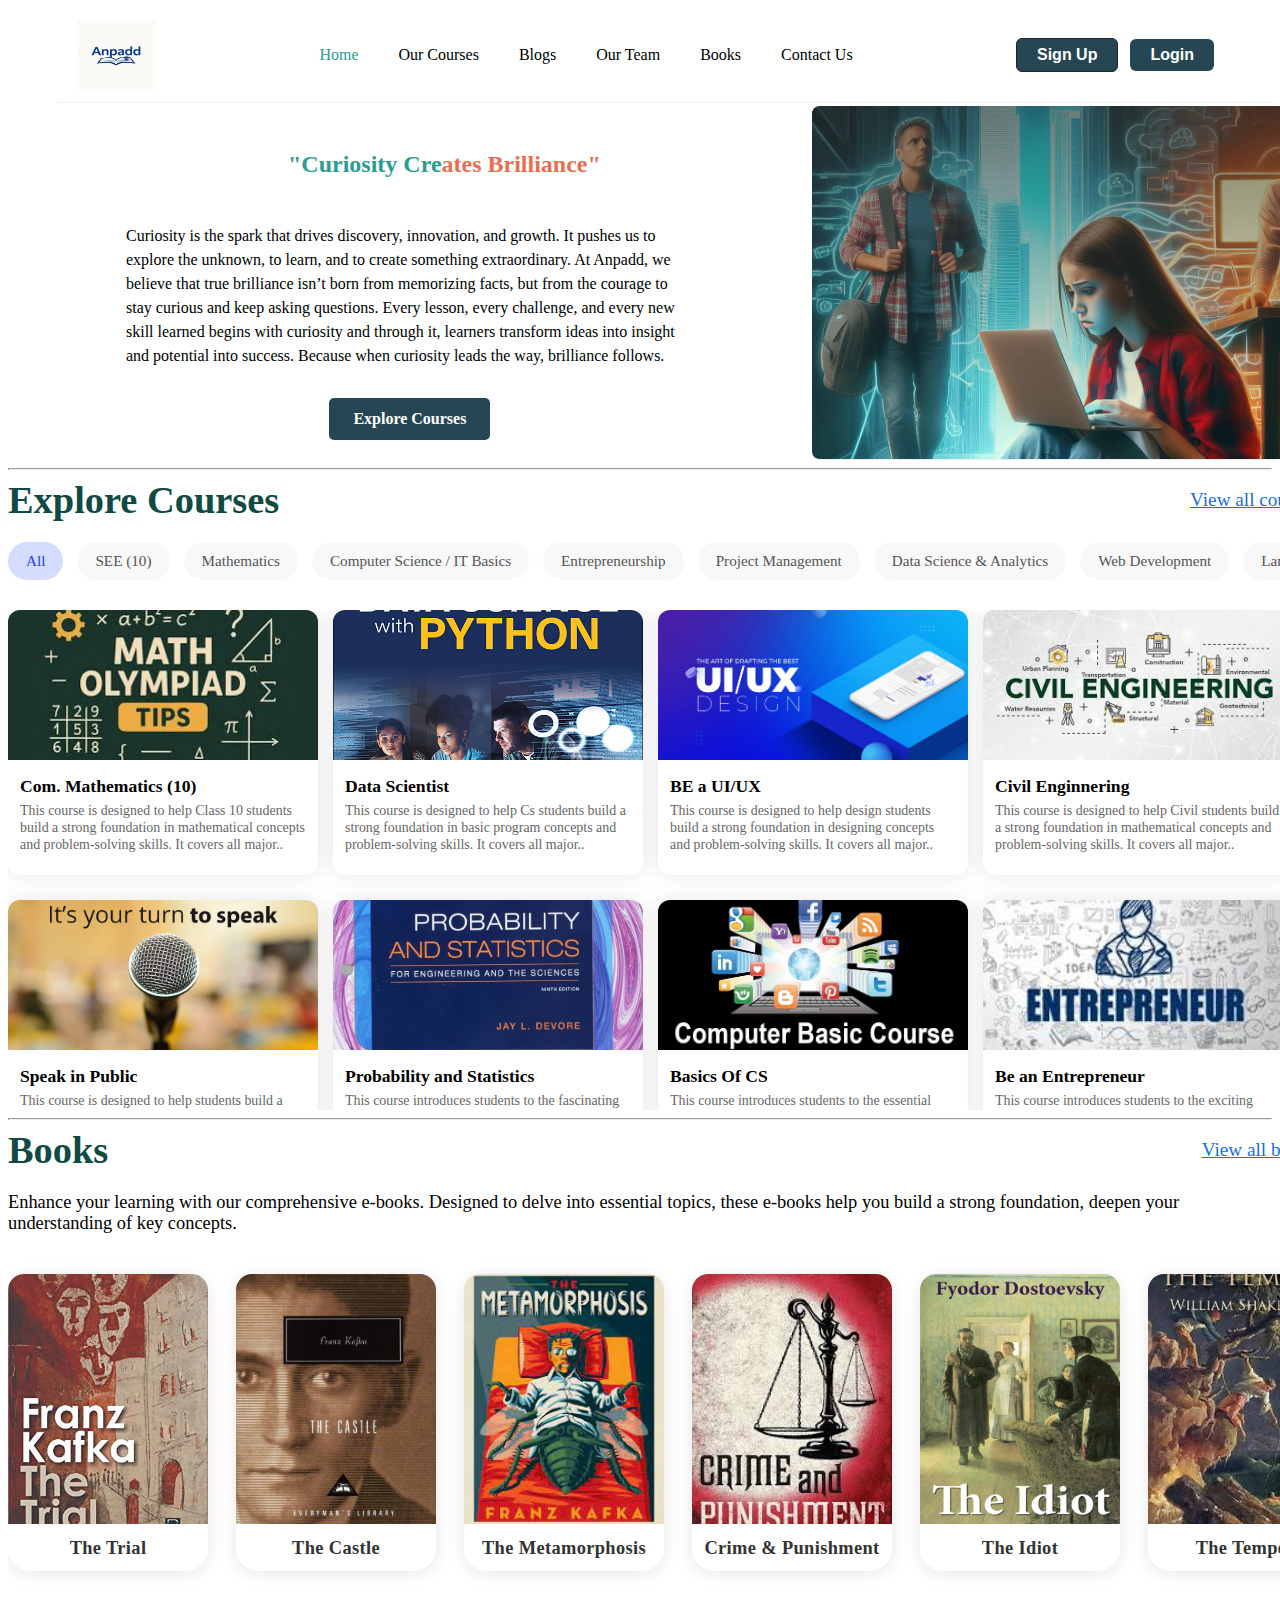
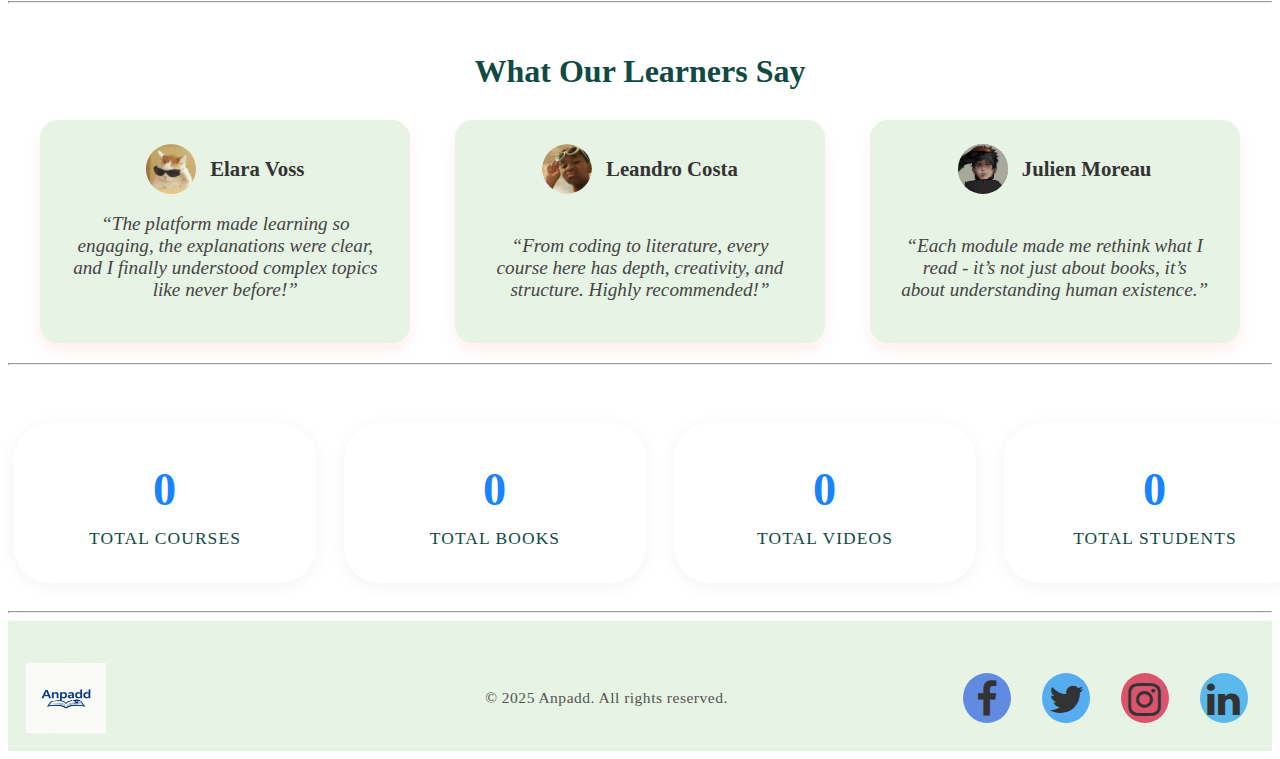
<file: index.html>
<!DOCTYPE html>
<html lang="en">
<head>
  <link rel="stylesheet" href="https://cdnjs.cloudflare.com/ajax/libs/font-awesome/4.7.0/css/font-awesome.min.css">
<meta charset="UTF-8" />
<meta name="viewport" content="width=device-width, initial-scale=1" />
<title> Anpadd </title>
<link rel="icon" href="/Images/logo.png" type="image/png">
<link rel="preconnect" href="https://fonts.googleapis.com">
<link rel="preconnect" href="https://fonts.gstatic.com" crossorigin>
<link href="https://fonts.googleapis.com/css2?family=Bricolage+Grotesque:opsz,wght@12..96,200..800&family=PT+Serif:wght@700&display=swap" rel="stylesheet">
<link rel="stylesheet" href="style.css" />
<link rel="icon" href="/Images/logo.png" type="image/png">
</head>
<body>
  <main>
<nav class="navbar">
    <div class="navbar-left">
      <img src="/Images/logo.png" alt="Logo" />
    </div>
    <div class="navbar-center">
      <a href="#" class="active">Home</a>
      <a href="/course-detail.html">Our Courses</a>
      <a href="/blog.html">Blogs</a>
      <a href="/team.html"> Our Team </a>
      <a href="/books.html">Books</a>
      <a href="/contact.html">Contact Us</a>
       <button class="btn-signup">Sign Up</button>
      <button class="btn-login">Login</button>
    </div>

      
     <div class="navbar-toggle">
    <i class="fa fa-bars"></i>
  </div>

    <div class="navbar-right">
    
      <button class="btn-signup">Sign Up</button>
      <button class="btn-login">Login</button>
    </div>
  </nav>
  <div class="hero"> </div>
  <div class="hero-content">
    <div class="quotes-container">
      <div class="quote1">
        <span class="color1">"Curiosity Cre</span><span class="color2">ates Brilliance"</span>
      </div>
      <div class="quote1 quote-text">
        Curiosity is the spark that drives discovery, innovation,
        and growth. It pushes us to explore the unknown, to learn,
        and to create something extraordinary. At Anpadd, we
        believe that true brilliance isn’t born from memorizing 
        facts, but from the courage to stay curious and keep 
        asking questions. Every lesson, every challenge, and
        every new skill learned begins with curiosity and 
        through it, learners transform ideas into insight and
        potential into success. Because when curiosity leads 
        the way, brilliance follows.
      </div>
      <a href="/course-detail.html" class="explore-btn">Explore Courses</a>
    </div>
    <div class="hero-image"></div>
  </div>
  <hr class="btn-underline" />
  <section class="explore-section">
  <div class="explore-header">
    <h1>Explore Courses</h1>
    <a href="course-detail.html" class="view-all"> View all courses › </a>
  </div>
  <div class="categories">
    <div class="category active" data-category="all">All</div>
    <div class="category" data-category="see">SEE (10)</div>
    <div class="category" data-category="mathematics">Mathematics</div>
    <div class="category" data-category="cs">Computer Science / IT Basics</div>
    <div class="category" data-category="entrepreneurship">Entrepreneurship</div>
    <div class="category" data-category="project">Project Management</div>
    <div class="category" data-category="data">Data Science & Analytics</div>
    <div class="category" data-category="web">Web Development</div>
    <div class="category" data-category="language">Language</div>
    <div class="category" data-category="uiux">UI/UX Design</div>
    <div class="category" data-category="civil">Civil Engineering</div>
    <div class="category" data-category="online">Online Course Creation</div>
    <div class="category" data-category="public">Public Speaking</div>
    <div class="category" data-category="photo">Photography</div>
    <div class="category" data-category="plus2">+2 (Science)</div>
  </div>
  <div class="courses-carousel">
    <div class="course-card" data-category="see">
      <img src="/Images/Course Demo View/see 10/see maths.jpeg" alt="Course 1" class="course-image" />
      <h3 class="course-title">Com. Mathematics (10)</h3>
      <p class="course-desc">This course is designed to help Class 10 students build a strong foundation in mathematical concepts and problem-solving skills. It covers all major..</p>
    </div>
    
    <div class="course-card" data-category="data">
      <img src="/Images/Course Demo View/data science.jpg" alt="Course 1" class="course-image" />
      <h3 class="course-title"> Data Scientist </h3>
      <p class="course-desc">This course is designed to help Cs students build a strong foundation in basic program concepts and problem-solving skills. It covers all major..</p>
    </div>
    <div class="course-card" data-category="uiux">
      <img src="/Images/Course Demo View/ui.jpg" alt="Course 1" class="course-image" />
      <h3 class="course-title">BE a UI/UX </h3>
      <p class="course-desc">This course is designed to help design students build a strong foundation in designing  concepts and problem-solving skills. It covers all major..</p>
    </div>
    <div class="course-card" data-category="civil">
      <img src="/Images/Course Demo View/civil.jpg" alt="Course 1" class="course-image" />
      <h3 class="course-title"> Civil Enginnering </h3>
      <p class="course-desc">This course is designed to help Civil students build a strong foundation in mathematical concepts and problem-solving skills. It covers all major..</p>
    </div>
    <div class="course-card" data-category="public">
      <img src="Images/Course Demo View/public.jpg" alt="Course 1" class="course-image" />
      <h3 class="course-title">Speak in Public</h3>
      <p class="course-desc">This course is designed to help students build a strong foundation in speaking concepts and problem-solving skills. It covers all major..</p>
    </div>
    <div class="course-card" data-category="mathematics">
      <img src="/Images/Course Demo View/maths h.jpg" alt="Course 2" class="course-image" />
      <h3 class="course-title"> Probability and Statistics </h3>
      <p class="course-desc">This course introduces students to the fascinating world of chance and uncertainty through the study of probability. Students will learn how to evaluate..</p>
    </div>
    <div class="course-card" data-category="cs">
      <img src="/Images/Course Demo View/cs basic.jpg" alt="Course 3" class="course-image" />
      <h3 class="course-title">Basics Of CS</h3>
      <p class="course-desc">This course introduces students to the essential concepts of computers and information technology. It provides a clear understanding of how it works..</p>
    </div>
    <div class="course-card" data-category="entrepreneurship">
      <img src="/Images/Course Demo View/entrepreneur.jpeg" alt="Course 4" class="course-image" />
      <h3 class="course-title">Be an Entrepreneur</h3>
      <p class="course-desc">This course introduces students to the exciting world of entrepreneurship — the process of turning ideas into successful ventures. It helps...</p>
    </div>
    <div class="course-card" data-category="web">
      <img src="/Images/Course Demo View/web.jpg" alt="Course 5" class="course-image" />
      <h3 class="course-title">Full Stack Development</h3>
      <p class="course-desc">This course introduces students to the exciting world of web development, guiding them step-by-step from creating simple web pages to building...</p>
    </div>
    <div class="course-card" data-category="photo">
      <img src="/Images/Course Demo View/photo.jpeg" alt="Course 6" class="course-image" />
      <h3 class="course-title">Be a Top Photographer</h3>
      <p class="course-desc">This course introduces students to the art and science of photography, helping them see the world through a creative lens. Learners will...</p>
    </div>
    <div class="course-card" data-category="language">
      <img src="/Images/Course Demo View/language.jpg" alt="Course 7" class="course-image" />
      <h3 class="course-title">Variation in Language</h3>
      <p class="course-desc">This course is designed to help learners develop strong communication skills in reading, writing, listening, and speaking. It focuses on grammar...</p>
    </div>
    <div class="course-card" data-category="plus2">
      <img src="/Images/Course Demo View/chemistry.jpeg" alt="Course 8" class="course-image" />
      <h3 class="course-title">chemistry (12)</h3>
      <p class="course-desc">This course provides an in-depth understanding of the core principles of chemistry, focusing on both theoretical concepts and their practical explore...</p>
    </div>
    <div class="course-card" data-category="project">
      <img src="/Images/Course Demo View/project.jpeg" alt="Course 9" class="course-image" />
      <h3 class="course-title">Project Manager</h3>
      <p class="course-desc">This course provides a comprehensive introduction to project management principles, tools, and techniques used to plan, execute, and complete..</p>
    </div>
    <div class="course-card" data-category="online">
      <img src="/Images/Course Demo View/course creation.jpeg" alt="Course 10" class="course-image" />
      <h3 class="course-title">Creating a Course Online</h3>
      <p class="course-desc">This course guides learners through the entire process of creating and launching engaging online courses. From developing course ideas and using..</p>
    </div>
  </div>
</div>
</section>

  <hr class="btn-underline" />

  <section class="books-section">
  <div class="books-header">
    <h1>Books</h1>
    <a href="#" class="view-all">View all books › </a>
  </div>
  <p class="books-description">
    Enhance your learning with our comprehensive e-books. Designed to delve into essential topics, these e-books help you build a strong foundation, deepen your understanding of key concepts.
  </p>
  <div class="books-carousel">
    <div class="book-card">
  <div class="image-hover-container">
    <img src="/Images/Books Images/The Trial.jpg" alt="Book 1" class="book-image" />
    <div class="book-description">
      A haunting tale of Joseph K., who is arrested and prosecuted by a mysterious authority for an unspecified crime. A classic exploration of bureaucracy, guilt, and alienation.
    </div>
  </div>
  <div class="book-title"> The Trial </div>
</div>
<div class="book-card">
  <div class="image-hover-container">
    <img src="/Images/Books Images/The Castle.jpg" alt="Book 2" class="book-image" />
    <div class="book-description">
      A surreal novel about K., a land surveyor trying to gain access to a mysterious castle, symbolizing the absurdity and opacity of authority and bureaucracy.
    </div>
  </div>
  <div class="book-title"> The Castle </div>
</div>
<div class="book-card">
  <div class="image-hover-container">
    <img src="/Images/Books Images/The Metamorphosis.jpeg" alt="Book 3" class="book-image" />
    <div class="book-description">
     Kafka’s most famous short novella about Gregor Samsa, who wakes up one morning transformed into a giant insect. Explores themes of identity, family, and isolation.
    </div>
  </div>
  <div class="book-title"> The Metamorphosis </div>
</div>
<div class="book-card">
  <div class="image-hover-container">
    <img src="Images/Books Images/Crime and Punishment.jpeg" alt="Book 4" class="book-image" />
    <div class="book-description">
      The story of Raskolnikov, a student who commits murder and grapples with guilt, morality, and redemption. A masterpiece of psychological realism.
    </div>
  </div>
  <div class="book-title">Crime & Punishment</div>
</div>
<div class="book-card">
  <div class="image-hover-container">
    <img src="/Images/Books Images/The Idiot.jpg" alt="Book 5" class="book-image" />
    <div class="book-description">
      Prince Myshkin, a man of pure goodness, returns to society and confronts corruption, greed, and human cruelty. Explores innocence and moral idealism.
    </div>
  </div>
  <div class="book-title"> The Idiot </div>
</div>
<div class="book-card">
  <div class="image-hover-container">
    <img src="/Images/Books Images/The Tempest.jpg" alt="Book 6" class="book-image" />
    <div class="book-description">
      A magical story of shipwrecks, revenge, and reconciliation, featuring the sorcerer Prospero and the spirit Ariel.
    </div>
  </div>
  <div class="book-title"> The Tempest </div>
</div>
<div class="book-card">
  <div class="image-hover-container">
    <img src="/Images/Books Images/The Stranger.jpg" alt="Book 7" class="book-image" />
    <div class="book-description">
      A detached man, Meursault, faces life, death, and societal judgment after committing a murder, exploring existentialism, alienation, and the absurdity of life.
    </div>
  </div>
  <div class="book-title"> The Stranger </div>
</div>
<div class="book-card">
  <div class="image-hover-container">
    <img src="Images/Books Images/The Plague.jpg" alt="Book 8" class="book-image" />
    <div class="book-description">
     A deadly epidemic hits the city of Oran, forcing its residents to face human suffering, moral responsibility, and the absurdity of life.
    </div>
  </div>
  <div class="book-title"> The Plague </div>
</div>
  </div>
</section>
<hr class="btn-underline" />
<section class="testimonial-section">
  <h2>What Our Learners Say</h2>
  <div class="testimonial-cards">
    <div class="testimonial-card">
      <div class="testimonial-author">
        <img src="/Images/pfp/Elara Voss.jpg" alt="Elara Voss" class="author-photo" />
        <span class="author-name"> Elara Voss </span>
      </div>
      <p class="testimonial-text">
        “The platform made learning so engaging, the explanations were clear, and I finally understood complex topics like never before!”
      </p>
    </div>
     <div class="testimonial-card">
      <div class="testimonial-author">
        <img src="/Images/pfp/Leandro Costa.jpg" alt="Leandro Costa" class="author-photo" />
        <span class="author-name"> Leandro Costa </span>
      </div>
      <p class="testimonial-text">
        “From coding to literature, every course here has depth, creativity, and structure. Highly recommended!”
      </p>
    </div>
     <div class="testimonial-card">
      <div class="testimonial-author">
        <img src="Images/pfp/Julien Moreau.jpeg" alt="Julien Moreau" class="author-photo" />
        <span class="author-name"> Julien Moreau </span>
      </div>
      <p class="testimonial-text">
       “Each module made me rethink what I read - it’s not just about books, it’s about understanding human existence.”
      </p> 
    </div>
    </div>
  </div>
</section>
<hr class="btn-underline" />



<section class="stats-section">
  <div class="stats-grid">
    <div class="stat-card">
      <div class="stat-number" data-target="52">0</div>
      <div class="stat-label"> TOTAL COURSES </div>
    </div>
    <div class="stat-card">
      <div class="stat-number" data-target="18">0</div>
      <div class="stat-label"> TOTAL BOOKS </div>
    </div>
    <div class="stat-card">
      <div class="stat-number" data-target="198">0</div>
      <div class="stat-label"> TOTAL VIDEOS </div>
    </div>
    <div class="stat-card">
      <div class="stat-number" data-target="3456">0</div>
      <div class="stat-label"> TOTAL STUDENTS </div>
    </div>
  </div>
</section>
<hr class="btn-underline" />


<footer class="main-footer">
  <div class="footer-content">
    <div class="footer-logo">
      <div class="navbar-left">
      <img src="/Images/logo.png" alt="Logo" />
    </div>
    </div>
     <div class="footer-meta">
    &copy; 2025 Anpadd. All rights reserved.
  </div>
    <div class="footer-social">
  <a href="#" class="fa fa-facebook" aria-label="Facebook"></a>
  <a href="#" class="fa fa-twitter" aria-label="Twitter"></a>
  <a href="#" class="fa fa-instagram" aria-label="Instagram"></a>
  <a href="#" class="fa fa-linkedin" aria-label="LinkedIn"></a>
</div>
  </div>
</footer>
  <script>
  document.querySelector('.navbar-toggle').addEventListener('click', () => {
  document.querySelector('.navbar-center').classList.toggle('active');
});
</script>
<script>
  const slider = document.querySelector(".categories");
let isDown = false;
let startX;
let scrollLeft;

slider.addEventListener("mousedown", (e) => {
  isDown = true;
  slider.classList.add("active");  // optional styling while dragging
  startX = e.pageX - slider.offsetLeft;
  scrollLeft = slider.scrollLeft;
});
slider.addEventListener("mouseleave", () => {
  isDown = false;
  slider.classList.remove("active");
});
slider.addEventListener("mouseup", () => {
  isDown = false;
  slider.classList.remove("active");
});
slider.addEventListener("mousemove", (e) => {
  if (!isDown) return;
  e.preventDefault();
  const x = e.pageX - slider.offsetLeft;
  const walk = (x - startX) * 2; // scroll-fast factor
  slider.scrollLeft = scrollLeft - walk;
});

</script>
<script src="script.js"></script>
<script src="coursesfilter.js"></script>
</main>
</body>
</html>
</file>
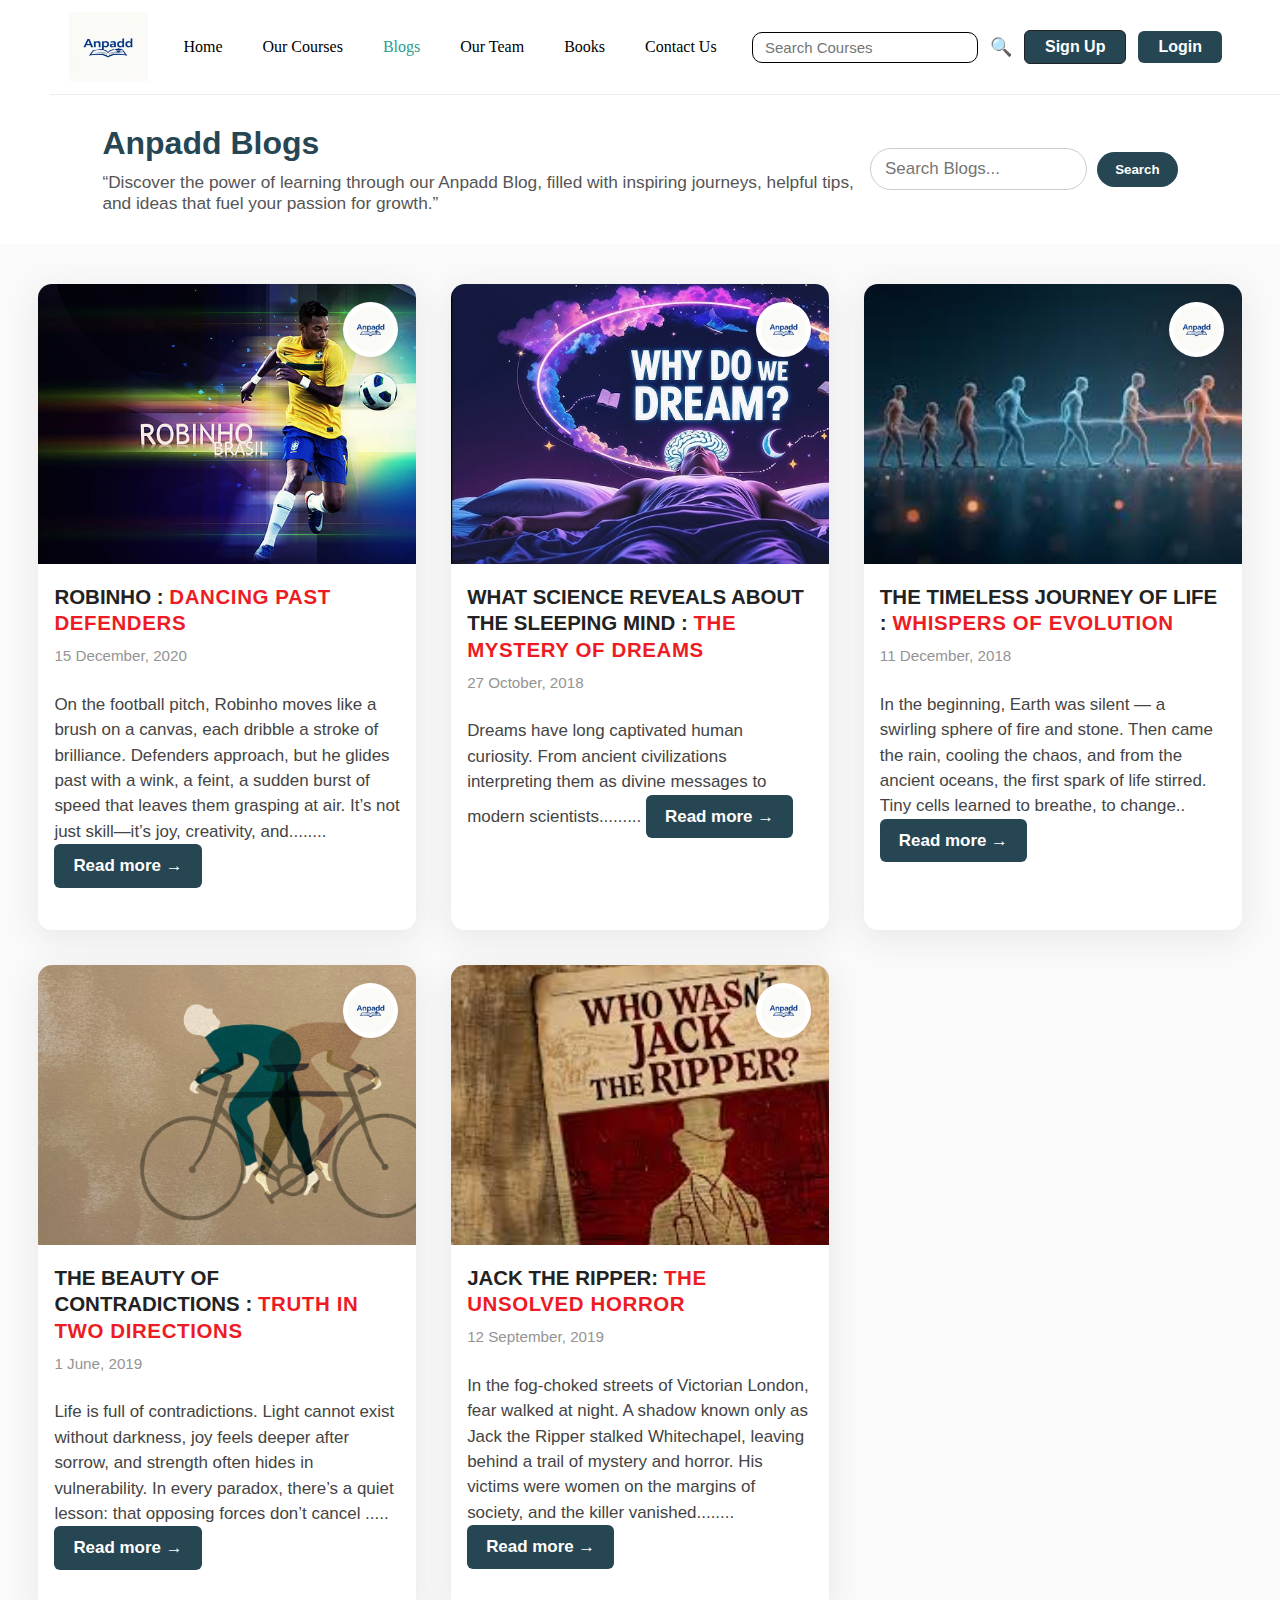
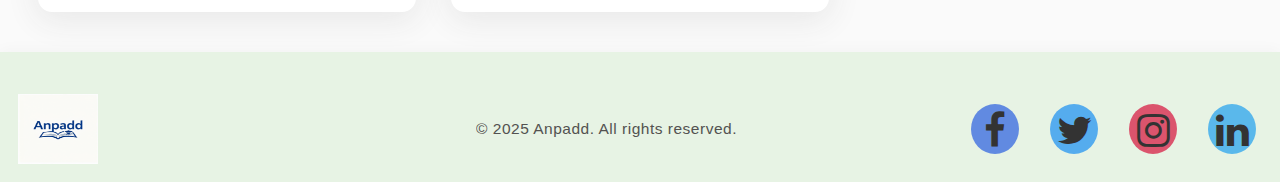
<file: blog.html>
<!DOCTYPE html>
<html lang="en">
<head>
  <link rel="preconnect" href="https://fonts.googleapis.com">
<link rel="preconnect" href="https://fonts.gstatic.com" crossorigin>
<link href="https://fonts.googleapis.com/css2?family=Bricolage+Grotesque:opsz,wght@12..96,200..800&family=PT+Serif:wght@700&display=swap" rel="stylesheet">

    <link rel="stylesheet" href="https://cdnjs.cloudflare.com/ajax/libs/font-awesome/4.7.0/css/font-awesome.min.css">
  <meta charset="UTF-8" />
  <meta name="viewport" content="width=device-width, initial-scale=1.0"/>
  <title> Blogs </title>
  <link rel="stylesheet" href="blogcss.css" />
</head>
<body>
    <main>
<nav class="navbar">
    <div class="navbar-left">
      <img src="/Images/logo.png" alt="Logo" />
    </div>
    <div class="navbar-center">
      <a href="/index.html" >Home</a>
      <a href="/course-detail.html">Our Courses</a>
      <a href="#" class="active">Blogs</a>
      <a href="/team.html"> Our Team </a>
      <a href="books.html">Books</a>
      <a href="contact.html">Contact Us</a>
    </div>
    <div class="navbar-right">
      <input class="search-bar" type="text" placeholder="Search Courses" />
      <div class="search-icon">&#128269;</div>
      <button class="btn-signup">Sign Up</button>
      <button class="btn-login">Login</button>
    </div>
  </nav>
<section>
  <div class="header-content">
    <h1> Anpadd Blogs </h1>
    <p class="blog-description">
     “Discover the power of learning through our Anpadd Blog, filled with inspiring journeys, helpful tips, and ideas that fuel your passion for growth.”
    </p>
  </div>
  <div class="searchbar">
    <input type="text" id="searchInput" placeholder="Search Blogs..." />
    <button>Search</button>
  </div>
</section>

<div class="card-container">
     <div class="card">
      <img src="/Images/Blog Image/robinho.jpg" alt="Blog post image" class="card-image" />
      <div class="card-content">
          <div class="card-title">
             Robinho : <span class="highlight">Dancing Past Defenders</span>
          </div>
          <div class="card-date">15 December, 2020</div>
          <p class="card-summary">
             On the football pitch, Robinho moves like a brush on a canvas, each dribble a stroke of brilliance. Defenders approach, but he glides past with a wink, a feint, a sudden burst of speed that leaves them grasping at air. It’s not just skill—it’s joy, creativity, and........
          <a href="blog1.html" class="read-more-btn">Read more →</a>

      </div>
      <img src="/Images/logo.png" class="card-logo" alt="Logo" />
  </div>
   <div class="card">
      <img src="/Images/Blog Image/dream.jpg" alt="Blog post image" class="card-image" />
      <div class="card-content">
          <div class="card-title">
             What Science Reveals About the Sleeping Mind : <span class="highlight">The Mystery of Dreams</span>
          </div>
          <div class="card-date">27 October, 2018</div>
          <p class="card-summary">
              Dreams have long captivated human curiosity. From ancient civilizations interpreting them as divine messages to modern scientists.........
          <a href="#" class="read-more-btn">Read more →</a>

      </div>
      <img src="/Images/logo.png" class="card-logo" alt="Logo" />
  </div>

      <div class="card">
      <img src="/Images/Blog Image/life.jpg" alt="Blog post image" class="card-image" />
      <div class="card-content">
          <div class="card-title">
             The Timeless Journey of Life : <span class="highlight">Whispers of Evolution</span>
          </div>
          <div class="card-date">11 December, 2018</div>
          <p class="card-summary">
             In the beginning, Earth was silent — a swirling sphere of fire and stone. Then came the rain, cooling the chaos, and from the ancient oceans, the first spark of life stirred. Tiny cells learned to breathe, to change..
          <a href="#" class="read-more-btn">Read more →</a>
      </div>
      <img src="/Images/logo.png" class="card-logo" alt="Logo" />
  </div>

     <div class="card">
      <img src="/Images/Blog Image/paradox.jpeg" alt="Blog post image" class="card-image" />
      <div class="card-content">
          <div class="card-title">
             The Beauty of contradictions : <span class="highlight">Truth in Two Directions</span>
          </div>
          <div class="card-date">1 June, 2019</div>
          <p class="card-summary">
            Life is full of contradictions. Light cannot exist without darkness, joy feels deeper after sorrow, and strength often hides in vulnerability. In every paradox, there’s a quiet lesson: that opposing forces don’t cancel .....
          <a href="#" class="read-more-btn">Read more →</a>

      </div>
      <img src="/Images/logo.png" class="card-logo" alt="Logo" />
  </div>
     <div class="card">
      <img src="/Images/Blog Image/jacky.jpg" alt="Blog post image" class="card-image" />
      <div class="card-content">
          <div class="card-title">
             Jack the Ripper: <span class="highlight">The Unsolved Horror</span>
          </div>
          <div class="card-date">12 September, 2019</div>
          <p class="card-summary">
             In the fog-choked streets of Victorian London, fear walked at night. A shadow known only as Jack the Ripper stalked Whitechapel, leaving behind a trail of mystery and horror. His victims were women on the margins of society, and the killer vanished........
          <a href="#" class="read-more-btn">Read more →</a>

      </div>
      <img src="/Images/logo.png" class="card-logo" alt="Logo" />
  </div>
  

  <!-- Add more cards as needed -->

</div>



<footer class="main-footer">
  <div class="footer-content">
    <div class="footer-logo">
      <div class="navbar-left">
      <img src="/Images/logo.png" alt="Logo" />
    </div>
    </div>
     <div class="footer-meta">
    &copy; 2025 Anpadd. All rights reserved.
  </div>
    <div class="footer-social">
  <a href="#" class="fa fa-facebook" aria-label="Facebook"></a>
  <a href="#" class="fa fa-twitter" aria-label="Twitter"></a>
  <a href="#" class="fa fa-instagram" aria-label="Instagram"></a>
  <a href="#" class="fa fa-linkedin" aria-label="LinkedIn"></a>
</div>
  </div>
</footer>
</main>
<script>
  document.addEventListener('DOMContentLoaded', function() {
    const searchInput = document.getElementById('searchInput');
    if (!searchInput) return;

    searchInput.addEventListener('input', function() {
      const filter = this.value.toLowerCase();
      const cards = document.querySelectorAll('.card');

      cards.forEach(card => {
        const title = card.querySelector('.card-title')?.textContent.toLowerCase() || '';
        const summary = card.querySelector('.card-summary')?.textContent.toLowerCase() || '';

        if (title.includes(filter) || summary.includes(filter)) {
          card.style.display = '';
        } else {
          card.style.display = 'none';
        }
      });
    });
  });
</script>
</body>
</html>

</body>
</html>
</file>
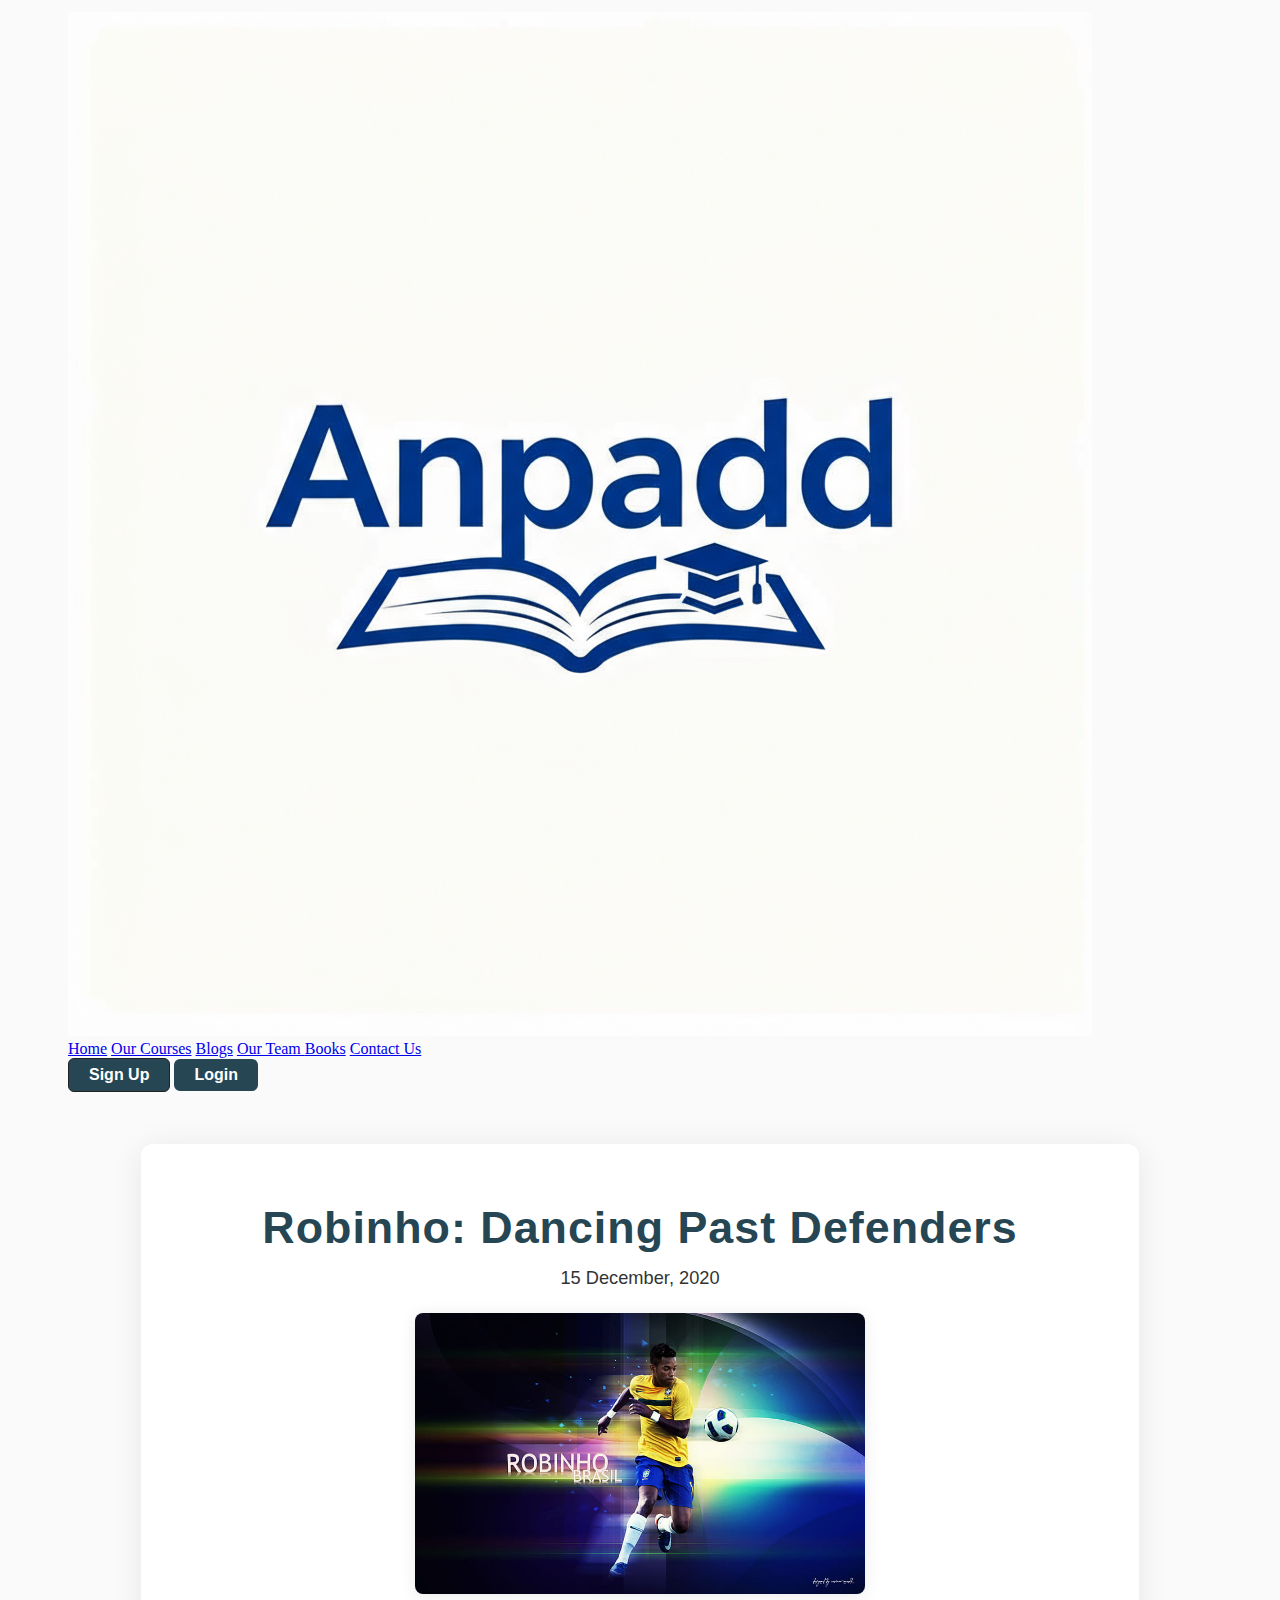
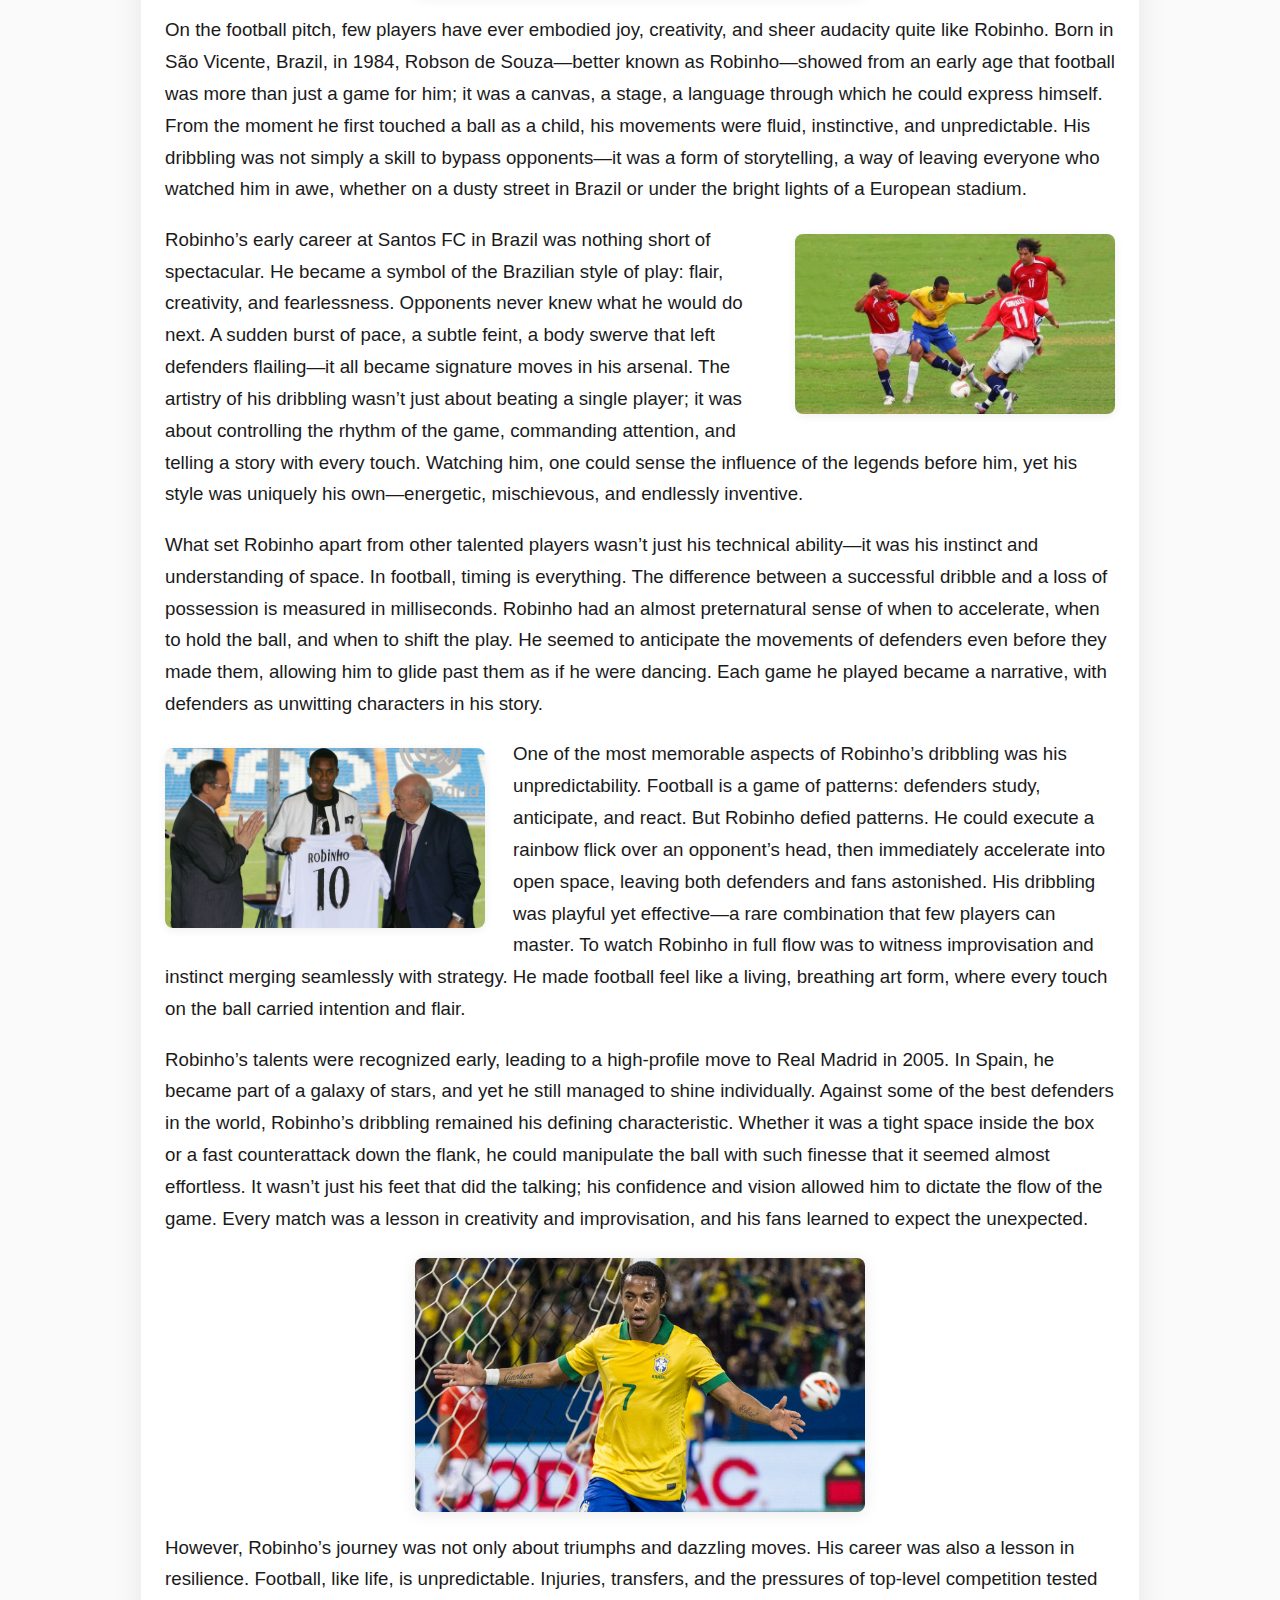
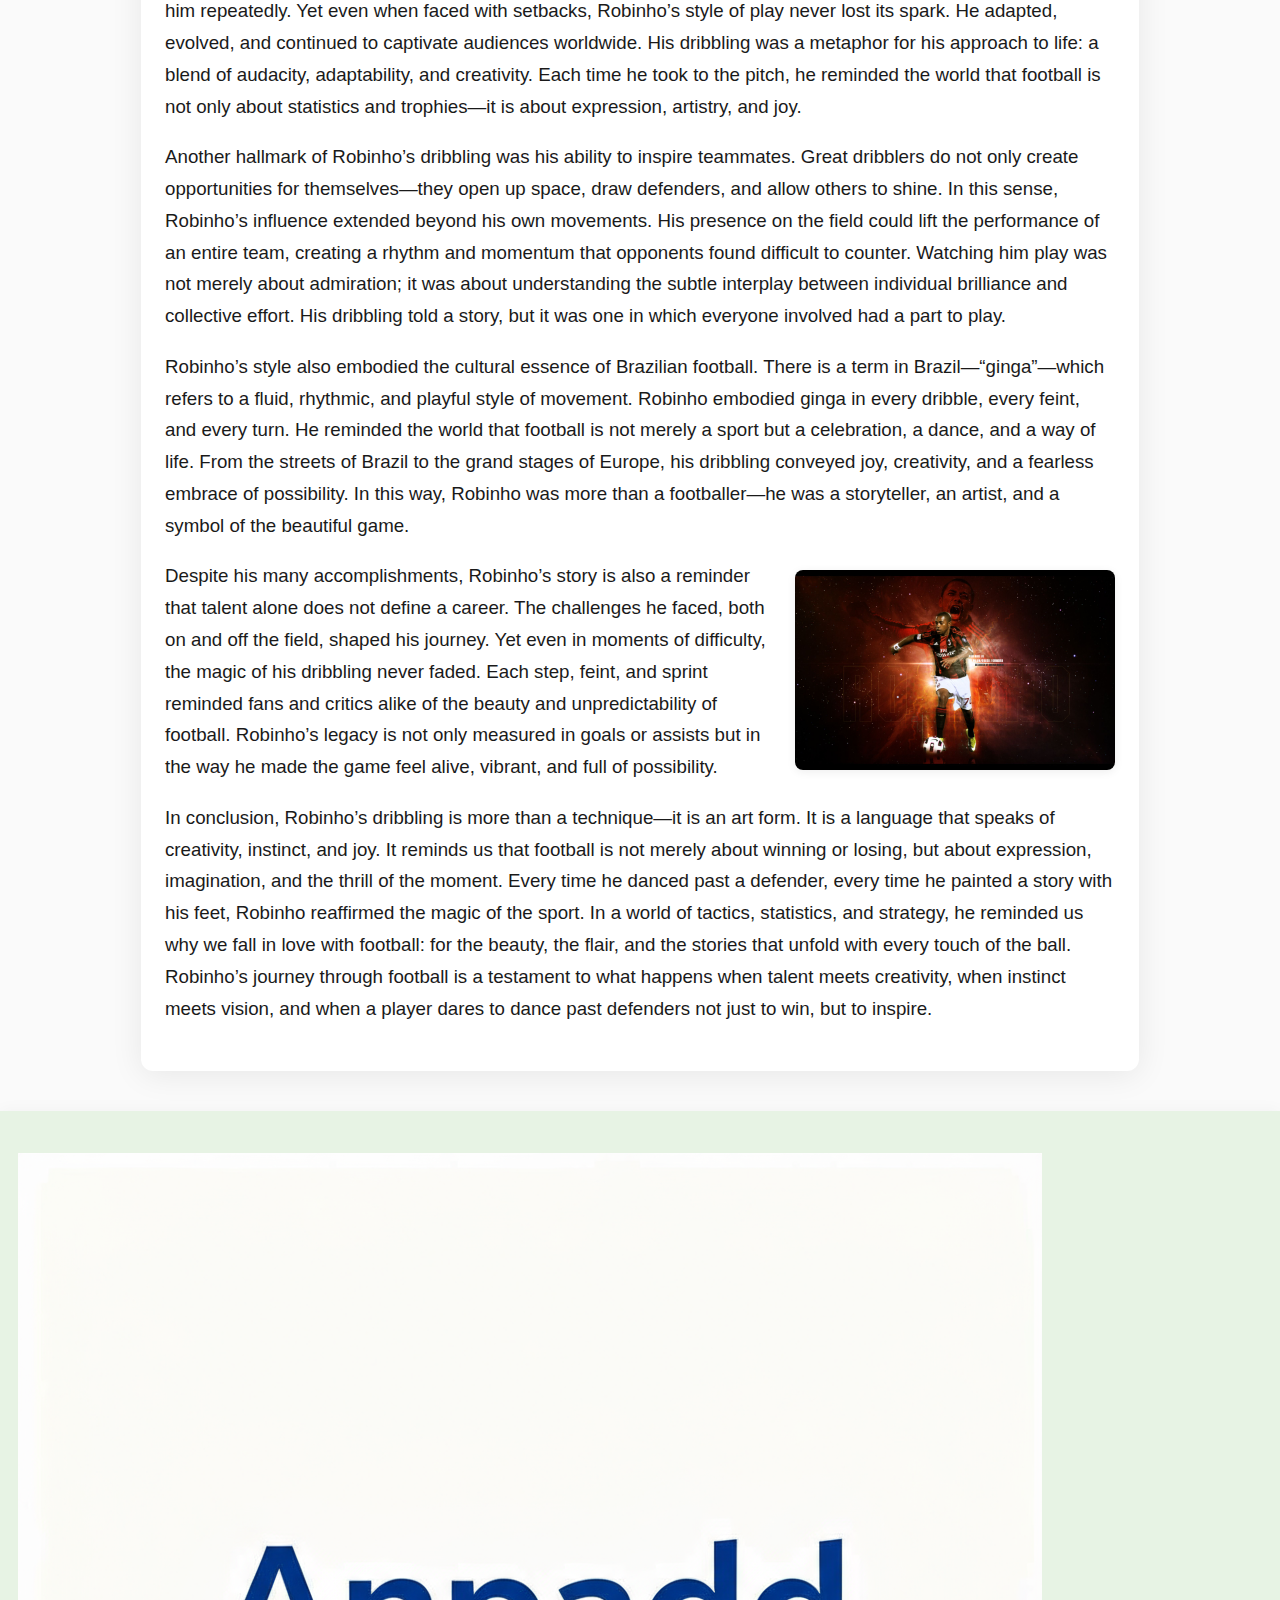
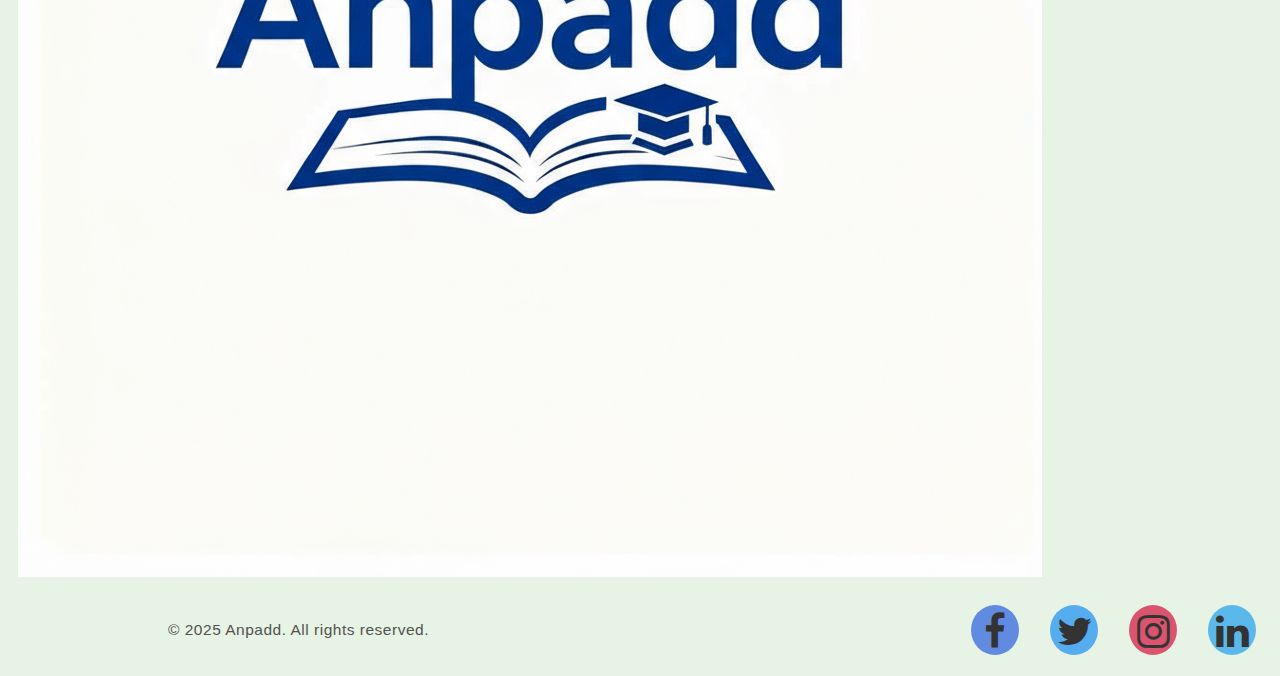
<file: blog1.html>
<!DOCTYPE html>
<html lang="en">
  <head>
    <link
      rel="stylesheet"
      href="https://cdnjs.cloudflare.com/ajax/libs/font-awesome/4.7.0/css/font-awesome.min.css"
    />
    <meta charset="UTF-8" />
    <meta name="viewport" content="width=device-width, initial-scale=1.0" />
    <title>Robinho</title>
    <link rel="icon" href="/Images/logo.png" type="image/png" />
    <link rel="stylesheet" href="/styles/blog1.css" />
  </head>
  <body>
    <nav class="header-container"></nav>

    <main>
      <div class="main-container">
        <h1 class="headline">Robinho: Dancing Past Defenders</h1>
        <div class="section date-meta">
          <span>15 December, 2020</span>
        </div>

        <img
          src="/Images/Blog Image/robinho.jpg"
          alt="Robinho Childhood"
          class="center-img"
        />

        <div class="story">
          <p>
            On the football pitch, few players have ever embodied joy,
            creativity, and sheer audacity quite like Robinho. Born in São
            Vicente, Brazil, in 1984, Robson de Souza—better known as
            Robinho—showed from an early age that football was more than just a
            game for him; it was a canvas, a stage, a language through which he
            could express himself. From the moment he first touched a ball as a
            child, his movements were fluid, instinctive, and unpredictable. His
            dribbling was not simply a skill to bypass opponents—it was a form
            of storytelling, a way of leaving everyone who watched him in awe,
            whether on a dusty street in Brazil or under the bright lights of a
            European stadium.
          </p>
          <img
            src="/Images/Blog Image/robinho/dribbling.jpg"
            alt="Robinho Dribbling"
            class="side-img right"
          />
          <p>
            Robinho’s early career at Santos FC in Brazil was nothing short of
            spectacular. He became a symbol of the Brazilian style of play:
            flair, creativity, and fearlessness. Opponents never knew what he
            would do next. A sudden burst of pace, a subtle feint, a body swerve
            that left defenders flailing—it all became signature moves in his
            arsenal. The artistry of his dribbling wasn’t just about beating a
            single player; it was about controlling the rhythm of the game,
            commanding attention, and telling a story with every touch. Watching
            him, one could sense the influence of the legends before him, yet
            his style was uniquely his own—energetic, mischievous, and endlessly
            inventive.
          </p>
          <p>
            What set Robinho apart from other talented players wasn’t just his
            technical ability—it was his instinct and understanding of space. In
            football, timing is everything. The difference between a successful
            dribble and a loss of possession is measured in milliseconds.
            Robinho had an almost preternatural sense of when to accelerate,
            when to hold the ball, and when to shift the play. He seemed to
            anticipate the movements of defenders even before they made them,
            allowing him to glide past them as if he were dancing. Each game he
            played became a narrative, with defenders as unwitting characters in
            his story.
          </p>
          <img
            src="/Images/Blog Image/robinho/madrid.jpg"
            alt="Robinho Real Madrid"
            class="side-img left"
          />
          <p>
            One of the most memorable aspects of Robinho’s dribbling was his
            unpredictability. Football is a game of patterns: defenders study,
            anticipate, and react. But Robinho defied patterns. He could execute
            a rainbow flick over an opponent’s head, then immediately accelerate
            into open space, leaving both defenders and fans astonished. His
            dribbling was playful yet effective—a rare combination that few
            players can master. To watch Robinho in full flow was to witness
            improvisation and instinct merging seamlessly with strategy. He made
            football feel like a living, breathing art form, where every touch
            on the ball carried intention and flair.
          </p>
          <p>
            Robinho’s talents were recognized early, leading to a high-profile
            move to Real Madrid in 2005. In Spain, he became part of a galaxy of
            stars, and yet he still managed to shine individually. Against some
            of the best defenders in the world, Robinho’s dribbling remained his
            defining characteristic. Whether it was a tight space inside the box
            or a fast counterattack down the flank, he could manipulate the ball
            with such finesse that it seemed almost effortless. It wasn’t just
            his feet that did the talking; his confidence and vision allowed him
            to dictate the flow of the game. Every match was a lesson in
            creativity and improvisation, and his fans learned to expect the
            unexpected.
          </p>
          <img
            src="/Images/Blog Image/robinho/brazil.jpg"
            alt="Robinho Brazil National Team"
            class="center-img"
          />
          <p>
            However, Robinho’s journey was not only about triumphs and dazzling
            moves. His career was also a lesson in resilience. Football, like
            life, is unpredictable. Injuries, transfers, and the pressures of
            top-level competition tested him repeatedly. Yet even when faced
            with setbacks, Robinho’s style of play never lost its spark. He
            adapted, evolved, and continued to captivate audiences worldwide.
            His dribbling was a metaphor for his approach to life: a blend of
            audacity, adaptability, and creativity. Each time he took to the
            pitch, he reminded the world that football is not only about
            statistics and trophies—it is about expression, artistry, and joy.
          </p>
          <p>
            Another hallmark of Robinho’s dribbling was his ability to inspire
            teammates. Great dribblers do not only create opportunities for
            themselves—they open up space, draw defenders, and allow others to
            shine. In this sense, Robinho’s influence extended beyond his own
            movements. His presence on the field could lift the performance of
            an entire team, creating a rhythm and momentum that opponents found
            difficult to counter. Watching him play was not merely about
            admiration; it was about understanding the subtle interplay between
            individual brilliance and collective effort. His dribbling told a
            story, but it was one in which everyone involved had a part to play.
          </p>
          <p>
            Robinho’s style also embodied the cultural essence of Brazilian
            football. There is a term in Brazil—“ginga”—which refers to a fluid,
            rhythmic, and playful style of movement. Robinho embodied ginga in
            every dribble, every feint, and every turn. He reminded the world
            that football is not merely a sport but a celebration, a dance, and
            a way of life. From the streets of Brazil to the grand stages of
            Europe, his dribbling conveyed joy, creativity, and a fearless
            embrace of possibility. In this way, Robinho was more than a
            footballer—he was a storyteller, an artist, and a symbol of the
            beautiful game.
          </p>
          <img
            src="/Images/Blog Image/robinho/milan.jpeg"
            alt="Robinho at Milan"
            class="side-img right"
          />
          <p>
            Despite his many accomplishments, Robinho’s story is also a reminder
            that talent alone does not define a career. The challenges he faced,
            both on and off the field, shaped his journey. Yet even in moments
            of difficulty, the magic of his dribbling never faded. Each step,
            feint, and sprint reminded fans and critics alike of the beauty and
            unpredictability of football. Robinho’s legacy is not only measured
            in goals or assists but in the way he made the game feel alive,
            vibrant, and full of possibility.
          </p>
          <p>
            In conclusion, Robinho’s dribbling is more than a technique—it is an
            art form. It is a language that speaks of creativity, instinct, and
            joy. It reminds us that football is not merely about winning or
            losing, but about expression, imagination, and the thrill of the
            moment. Every time he danced past a defender, every time he painted
            a story with his feet, Robinho reaffirmed the magic of the sport. In
            a world of tactics, statistics, and strategy, he reminded us why we
            fall in love with football: for the beauty, the flair, and the
            stories that unfold with every touch of the ball. Robinho’s journey
            through football is a testament to what happens when talent meets
            creativity, when instinct meets vision, and when a player dares to
            dance past defenders not just to win, but to inspire.
          </p>
        </div>
      </div>
    </main>

    <footer class="main-footer">
      <div class="footer-content">
        <div class="footer-logo">
          <div class="navbar-left">
            <img src="/Images/logo.png" alt="Logo" />
          </div>
        </div>
        <div class="footer-meta">&copy; 2025 Anpadd. All rights reserved.</div>
        <div class="footer-social">
          <a href="#" class="fa fa-facebook" aria-label="Facebook"></a>
          <a href="#" class="fa fa-twitter" aria-label="Twitter"></a>
          <a href="#" class="fa fa-instagram" aria-label="Instagram"></a>
          <a href="#" class="fa fa-linkedin" aria-label="LinkedIn"></a>
        </div>
      </div>
    </footer>
    <script>
      document.querySelector(".navbar-toggle").addEventListener("click", () => {
        document.querySelector(".navbar-center").classList.toggle("active");
      });
    </script>

    <script src="/scripts/header.js"></script>
  </body>
</html>
</file>
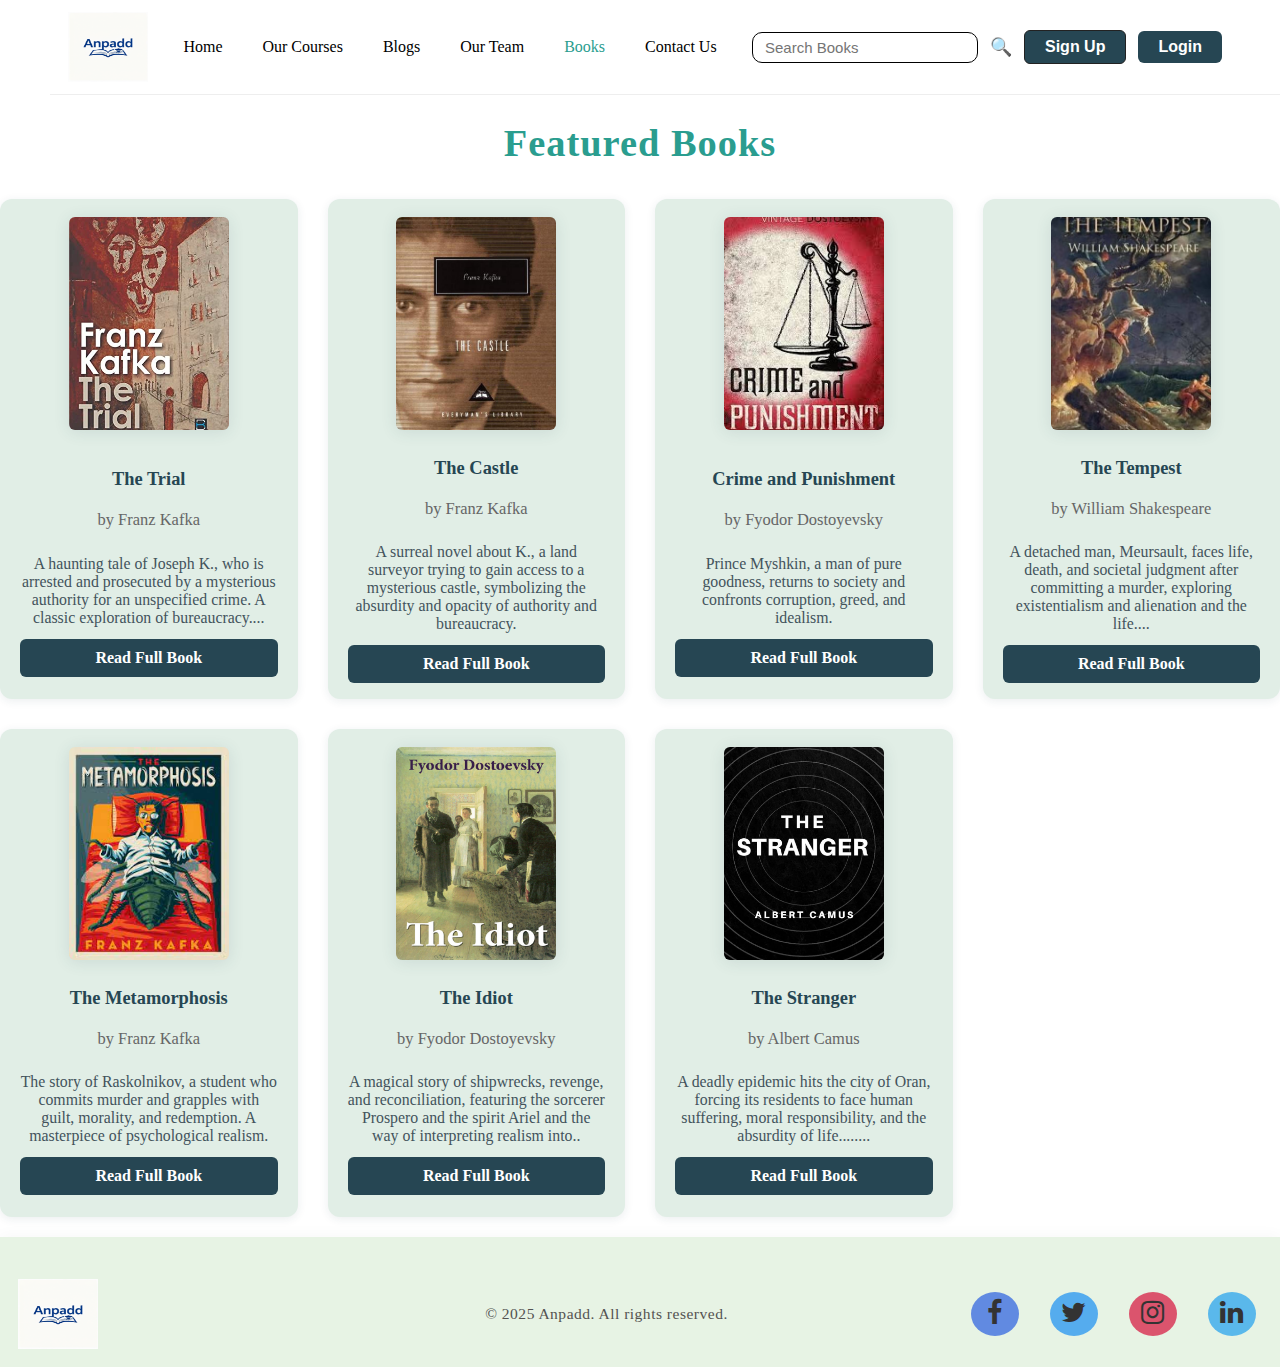
<file: books.html>
<!DOCTYPE html>
<html lang="en">
<head>
  <meta charset="UTF-8" />
  <meta name="viewport" content="width=device-width, initial-scale=1.0"/>
  <title>Books | Anpadd</title>
  <link rel="icon" href="/Images/logo.png" type="image/png">
  <link rel="stylesheet" href="https://cdnjs.cloudflare.com/ajax/libs/font-awesome/4.7.0/css/font-awesome.min.css"/>
  <link rel="stylesheet" href="books.css" />
  <link rel="preconnect" href="https://fonts.googleapis.com"/>
  <link rel="preconnect" href="https://fonts.gstatic.com" crossorigin/>
  <link href="https://fonts.googleapis.com/css2?family=Source+Serif+4:wght@400;600&display=swap" rel="stylesheet">
</head>
<body>
  <nav class="navbar">
    <div class="navbar-left">
      <img src="/Images/logo.png" alt="Logo" />
    </div>
    <div class="navbar-center">
      <a href="/index.html">Home</a>
      <a href="/course-detail.html">Our Courses</a>
      <a href="/blog.html">Blogs</a>
      <a href="/team.html">Our Team</a>
      <a href="#" class="active">Books</a>
      <a href="contact.html">Contact Us</a>
      <button class="btn-signup">Sign Up</button>
      <button class="btn-login">Login</button>
    </div>
    
     <div class="navbar-toggle">
    <i class="fa fa-bars"></i>
  </div>

    <div class="navbar-right">
      <input class="search-bar" type="text" id="searchInput" placeholder="Search Books" />
      <div class="search-icon" id="searchBtn">&#128269;</div>
      <button class="btn-signup">Sign Up</button>
      <button class="btn-login">Login</button>
     
      </div>
    </div>
  </nav>

  <main>
   <div class="bookshelf">
  <h1 class="books-title">Featured Books</h1>
  <div class="book-grid">
    <div class="book-card">
      <img src="/Images/Books Images/The Trial.jpg" alt="Book Cover 1">
      <div class="book-info">
        <h2>The Trial </h2>
        <p class="author">by Franz Kafka </p>
        <p class="desc">A haunting tale of Joseph K., who is arrested and prosecuted by a mysterious authority for an unspecified crime. A classic exploration of bureaucracy....</p>
        <a href="https://www.gutenberg.org/cache/epub/7849/pg7849-images.html" target="_blank" class="read-full-btn">Read Full Book</a>
    </div>
    </div>
    <div class="book-card">
      <img src="/Images/Books Images/The Castle.jpg" alt="Book Cover 1">
      <div class="book-info">
        <h2>The Castle </h2>
        <p class="author">by Franz Kafka </p>
        <p class="desc">A surreal novel about K., a land surveyor trying to gain access to a mysterious castle, symbolizing the absurdity and opacity of authority and bureaucracy.</p>
        <a href="" target="_blank" class="read-full-btn">Read Full Book</a>
    </div>
    </div>
     <div class="book-card">
      <img src="/Images/Books Images/Crime and Punishment.jpeg" alt="Book Cover 3">
      <div class="book-info">
        <h2>Crime and Punishment</h2>
        <p class="author">by  Fyodor Dostoyevsky</p>
        <p class="desc">Prince Myshkin, a man of pure goodness, returns to society and confronts corruption, greed, and idealism.</p>
          <a href="https://www.gutenberg.org/cache/epub/2554/pg2554-images.html" target="_blank" class="read-full-btn">Read Full Book</a>
      </div>
    </div>
    <div class="book-card">
      <img src="/Images/Books Images/The Tempest.jpg" alt="Book Cover 4">
      <div class="book-info">
        <h2>The Tempest</h2>
        <p class="author">by  William Shakespeare</p>
        <p class="desc">A detached man, Meursault, faces life, death, and societal judgment after committing a murder, exploring existentialism and alienation and the life....</p>
        <a href="https://www.gutenberg.org/cache/epub/23042/pg23042-images.html" target="_blank" class="read-full-btn">Read Full Book</a>
      </div>
    </div>
    <div class="book-card">
      <img src="/Images/Books Images/The Metamorphosis.jpeg" alt="Book Cover 1">
      <div class="book-info">
        <h2>The Metamorphosis </h2>
        <p class="author">by Franz Kafka </p>
        <p class="desc">The story of Raskolnikov, a student who commits murder and grapples with guilt, morality, and redemption. A masterpiece of psychological realism.</p>
        <a href="https://www.gutenberg.org/cache/epub/5200/pg5200-images.html" target="_blank" class="read-full-btn">Read Full Book</a>
    </div>
    </div>
     <div class="book-card">
      <img src="/Images/Books Images/The Idiot.jpg" alt="Book Cover 3">
      <div class="book-info">
        <h2>The Idiot</h2>
        <p class="author">by  Fyodor Dostoyevsky</p>
        <p class="desc">A magical story of shipwrecks, revenge, and reconciliation, featuring the sorcerer Prospero and the spirit Ariel and the way of interpreting realism into..</p>
          <a href="https://www.gutenberg.org/cache/epub/2638/pg2638-images.html" target="_blank" class="read-full-btn">Read Full Book</a>
      </div>
    </div>
    
   
    

     <div class="book-card">
      <img src="/Images/Books Images/The Stranger.jpg" alt="Book Cover 4">
      <div class="book-info">
        <h2>The Stranger</h2>
        <p class="author">by  Albert Camus</p>
        <p class="desc">A deadly epidemic hits the city of Oran, forcing its residents to face human suffering, moral responsibility, and the absurdity of life........</p>
        <a href="" target="_blank" class="read-full-btn">Read Full Book</a>
      </div>
    </div>
    <!-- Add more .book-card as needed -->
  </div>
</div>

  </main>

      <footer class="main-footer">
  <div class="footer-content">
    <div class="footer-logo">
      <div class="navbar-left">
      <img src="/Images/logo.png" alt="Logo" />
    </div>
    </div>
     <div class="footer-meta">
    &copy; 2025 Anpadd. All rights reserved.
  </div>
    <div class="footer-social">
  <a href="#" class="fa fa-facebook" aria-label="Facebook"></a>
  <a href="#" class="fa fa-twitter" aria-label="Twitter"></a>
  <a href="#" class="fa fa-instagram" aria-label="Instagram"></a>
  <a href="#" class="fa fa-linkedin" aria-label="LinkedIn"></a>
</div>
  </div>
</footer>
  <script>
  document.querySelector('.navbar-toggle').addEventListener('click', () => {
  document.querySelector('.navbar-center').classList.toggle('active');
});
</script>
<script>
document.addEventListener('DOMContentLoaded', function() {
  const searchInput = document.getElementById('searchInput');
  const searchBtn = document.getElementById('searchBtn');
  if (!searchInput || !searchBtn) return;

  const cards = document.querySelectorAll('.book-card');

  function performSearch() {
    const filter = searchInput.value.toLowerCase().trim();

    // If search is blank, show all cards
    if (!filter) {
      cards.forEach(card => (card.style.display = ''));
      return;
    }

    // Filter cards based on title or author
    cards.forEach(card => {
      const title = card.querySelector('h2')?.textContent.toLowerCase() || '';
      const author = card.querySelector('.author')?.textContent.toLowerCase() || '';

      if (title.includes(filter) || author.includes(filter)) {
        card.style.display = '';
      } else {
        card.style.display = 'none';
      }
    });
  }

  // Trigger search on button click
  searchBtn.addEventListener('click', performSearch);

  // Trigger search on Enter key
  searchInput.addEventListener('keydown', function(e) {
    if (e.key === 'Enter') {
      performSearch();
    }
  });

  // Automatically restore when search bar is cleared
  searchInput.addEventListener('input', function() {
    if (this.value.trim() === '') {
      cards.forEach(card => (card.style.display = ''));
    }
  });
});
</script>
  <script>
  document.querySelectorAll('.read-full-btn').forEach(btn => {
  btn.addEventListener('click', () => {
  

      window.location.href = "/login.html"; // redirect to login page
    
  });
});
</script>

  
</body>
</html>
</file>
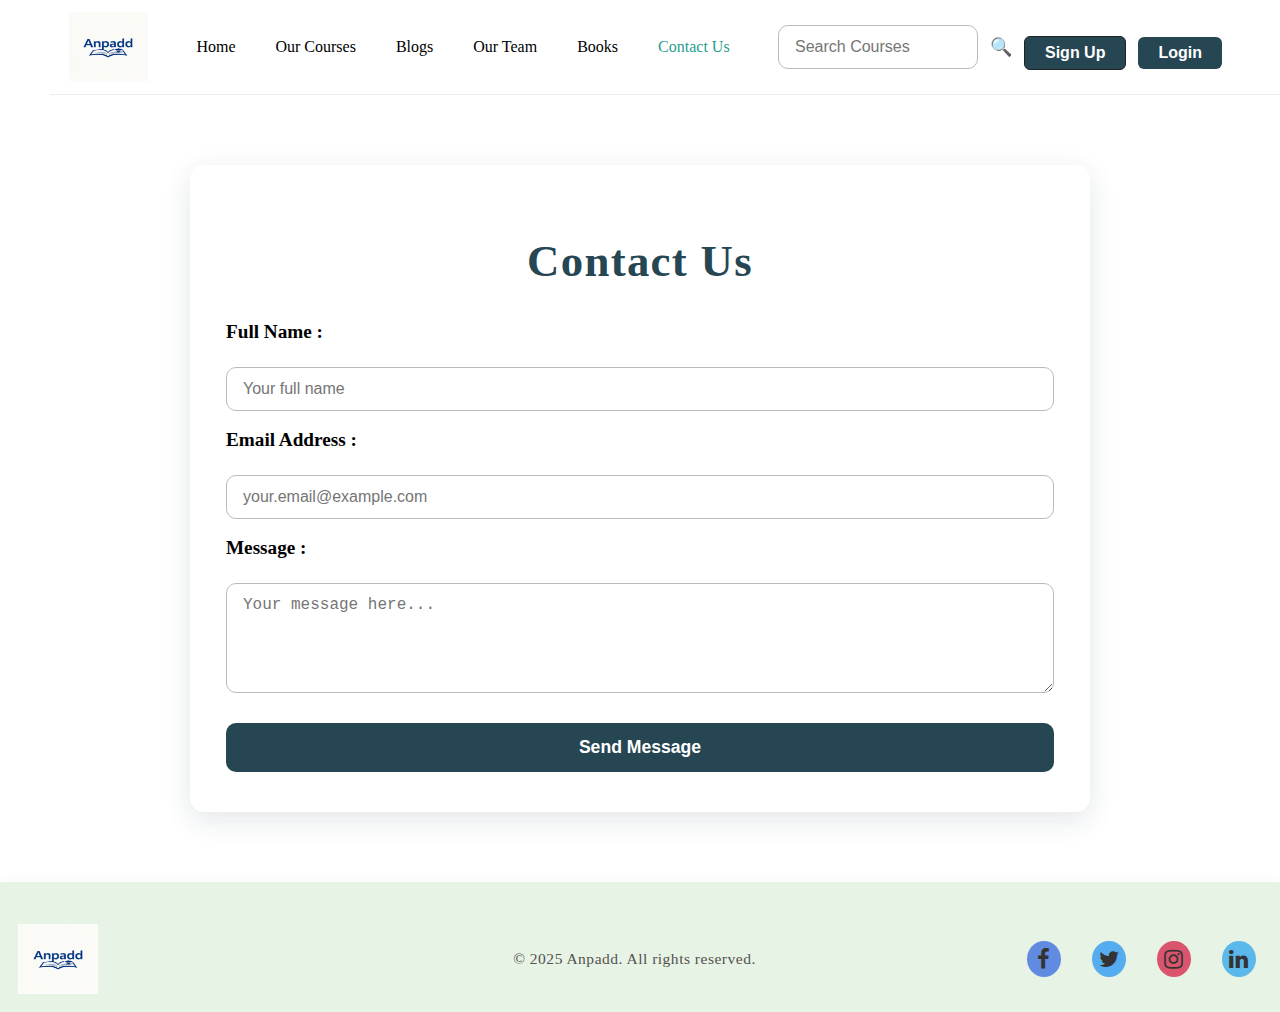
<file: contact.html>
<!DOCTYPE html>
<html lang="en">
<head>
  <link rel="stylesheet" href="https://cdnjs.cloudflare.com/ajax/libs/font-awesome/4.7.0/css/font-awesome.min.css">
<meta charset="UTF-8" />
<meta name="viewport" content="width=device-width, initial-scale=1" />
<title> Contact </title>
<link rel="preconnect" href="https://fonts.googleapis.com">
<link rel="preconnect" href="https://fonts.gstatic.com" crossorigin>
<link href="https://fonts.googleapis.com/css2?family=Bricolage+Grotesque:opsz,wght@12..96,200..800&family=PT+Serif:wght@700&display=swap" rel="stylesheet">
<link rel="stylesheet" href="contact.css" />
</head>
<body>
  <main>
<nav class="navbar">
    <div class="navbar-left">
      <img src="/Images/logo.png" alt="Logo" />
    </div>
    <div class="navbar-center">
      <a href="index.html" >Home</a>
      <a href="/course-detail.html">Our Courses</a>
      <a href="/blog.html">Blogs</a>
      <a href="/team.html"> Our Team </a>
      <a href="/books.html">Books</a>
      <a href="#" class="active">Contact Us</a>
    </div>
    <div class="navbar-right">
      <input class="search-bar" type="text" placeholder="Search Courses" />
      <div class="search-icon">&#128269;</div>
      <button class="btn-signup">Sign Up</button>
      <button class="btn-login">Login</button>
    </div>
  </nav>

<div class="contact-container">
    <h1>Contact Us</h1>
    
    <form id="contactForm" onsubmit="showSuccessMessage(event)">
      <label for="name">Full Name : </label>
      <input type="text" id="name" name="name" placeholder="Your full name" required />
      
      <label for="email">Email Address : </label>
      <input type="email" id="email" name="email" placeholder="your.email@example.com" required />
      
      <label for="message">Message : </label>
      <textarea id="message" name="message" placeholder="Your message here..." required></textarea>
      
      <button type="submit">Send Message</button>
    </form>
  
  <div id="successMessage">
      Thank you for your message! We will get back to you soon.
<br>
 <button class="message" onclick="showFormAgain()"> Send Another Message </button>

    </div>
</div>
  </main>
    <footer class="main-footer">
  <div class="footer-content">
    <div class="footer-logo">
      <div class="navbar-left">
      <img src="/Images/logo.png" alt="Logo" />
    </div>
    </div>
     <div class="footer-meta">
    &copy; 2025 Anpadd. All rights reserved.
  </div>
    <div class="footer-social">
  <a href="#" class="fa fa-facebook" aria-label="Facebook"></a>
  <a href="#" class="fa fa-twitter" aria-label="Twitter"></a>
  <a href="#" class="fa fa-instagram" aria-label="Instagram"></a>
  <a href="#" class="fa fa-linkedin" aria-label="LinkedIn"></a>
</div>
  </div>
</footer>
  <script>
    function showSuccessMessage(event) {
      event.preventDefault(); // prevent actual form submission
      document.querySelector('h1').style.display = 'none';
      document.getElementById('contactForm').style.display = 'none'; // hide form
      document.getElementById('successMessage').style.display = 'block'; // show success message
    }
     function showFormAgain() {
   document.getElementById('successMessage').style.display = 'none';
  document.querySelector('h1').style.display = 'block';
  const form = document.getElementById('contactForm');
  form.reset();
  form.style.display = 'flex';
  }
  const form = document.getElementById('contact-form');
const responseMessage = document.getElementById('response-message');

form.addEventListener('submit', async (event) => {
  event.preventDefault();

  const formData = {
    name: form.name.value,
    email: form.email.value,
    message: form.message.value,
  };

  try {
    const response = await fetch('http://localhost:5000/contact', {
      method: 'POST',
      headers: {
        'Content-Type': 'application/json'
      },
      body: JSON.stringify(formData),
    });

    const result = await response.json();

    if (response.ok && result.success) {
      responseMessage.textContent = 'Message sent successfully!';
      form.reset();
    } else {
      responseMessage.textContent = 'Failed to send message. Please try again.';
    }
  } catch (error) {
    responseMessage.textContent = 'Error sending message. Please try later.';
    console.error('Error:', error);
  }
});

  
  
  </script>
  </body>
  </html>
</file>
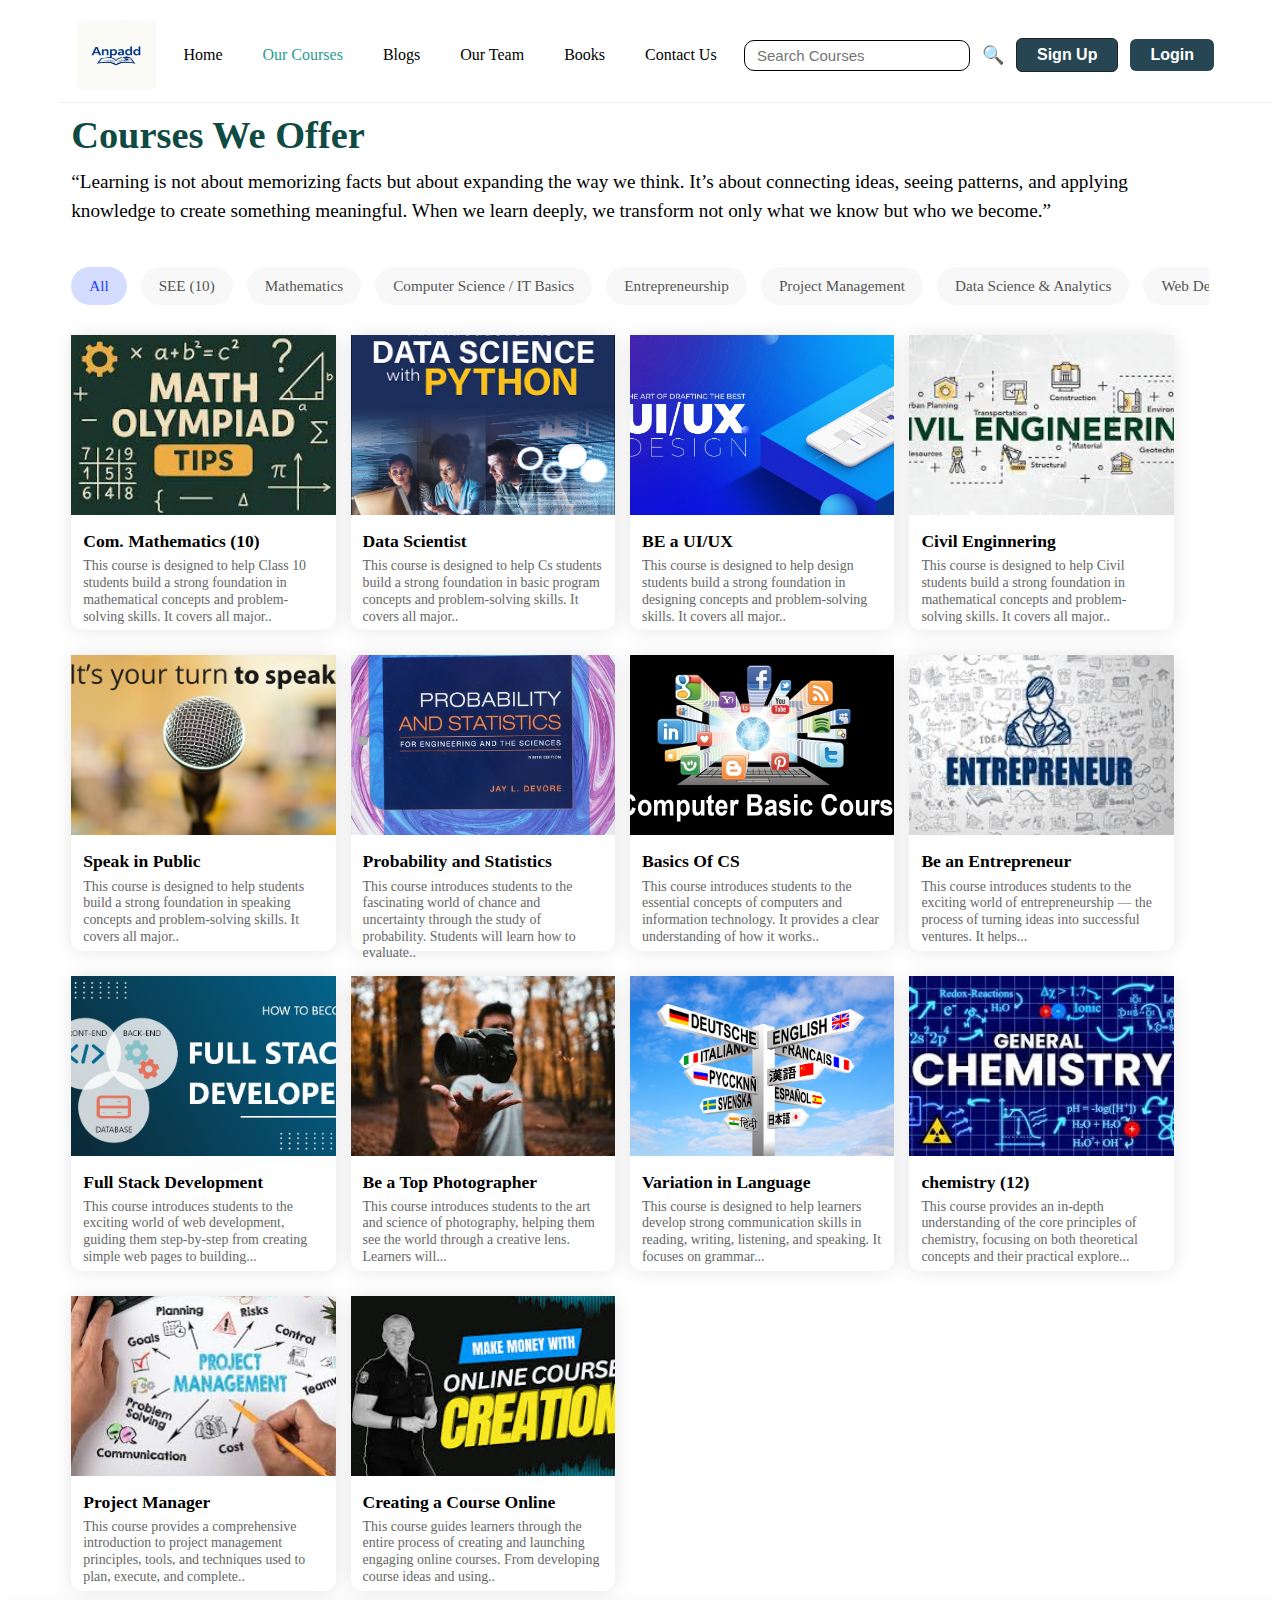
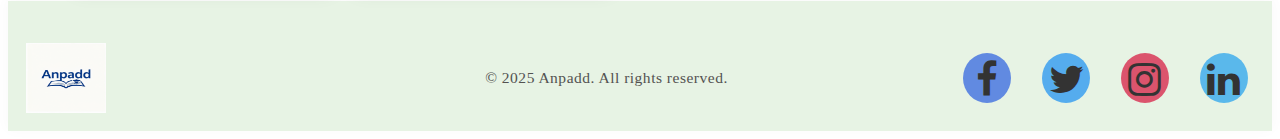
<file: course-detail.html>
<!DOCTYPE html>
<html lang="en">
<head>
  <link rel="stylesheet" href="https://cdnjs.cloudflare.com/ajax/libs/font-awesome/4.7.0/css/font-awesome.min.css">
<meta charset="UTF-8" />
<meta name="viewport" content="width=device-width, initial-scale=1" />
<link rel="preconnect" href="https://fonts.googleapis.com">
<link rel="preconnect" href="https://fonts.gstatic.com" crossorigin>
<link href="https://fonts.googleapis.com/css2?family=Bricolage+Grotesque:opsz,wght@12..96,200..800&family=PT+Serif:wght@700&display=swap" rel="stylesheet">
<link rel="stylesheet" href="/coursestyle.css" />
<title>Course Detail</title>
  <link rel="icon" href="/Images/logo.png" type="image/png">
</head>
<body>
  <main>
  <nav class="navbar">
    <div class="navbar-left">
      <img src="/Images/logo.png" alt="Logo" />
    </div>
    <div class="navbar-center">
      <a href="/index.html">Home</a>
      <a href="#" class="active">Our Courses</a>
      <a href="/blog.html">Blogs</a>
      <a href="/team.html">Our Team</a>
      <a href="books.html">Books</a>
      <a href="contact.html">Contact Us</a>
    </div>
    <div class="navbar-right">
      <input class="search-bar" type="text" placeholder="Search Courses" />
      <div class="search-icon">&#128269;</div>
      <button class="btn-signup">Sign Up</button>
      <button class="btn-login">Login</button>
    </div>
  </nav>

   <section class="explore-section">
  <div class="explore-header">
    <h1> Courses We Offer </h1>
    <h3>“Learning is not about memorizing facts but about expanding the way we think. It’s about connecting ideas, seeing patterns, and applying knowledge to create something meaningful. When we learn deeply, we transform not only what we know but who we become.”</h3>
    
  </div>
  <div class="categories">
    <div class="category active" data-category="all">All</div>
    <div class="category" data-category="see">SEE (10)</div>
    <div class="category" data-category="mathematics">Mathematics</div>
    <div class="category" data-category="cs">Computer Science / IT Basics</div>
    <div class="category" data-category="entrepreneurship">Entrepreneurship</div>
    <div class="category" data-category="project">Project Management</div>
    <div class="category" data-category="data">Data Science & Analytics</div>
    <div class="category" data-category="web">Web Development</div>
    <div class="category" data-category="language">Language</div>
    <div class="category" data-category="uiux">UI/UX Design</div>
    <div class="category" data-category="civil">Civil Engineering</div>
    <div class="category" data-category="online">Online Course Creation</div>
    <div class="category" data-category="public">Public Speaking</div>
    <div class="category" data-category="photo">Photography</div>
    <div class="category" data-category="plus2">+2 (Science)</div>
  </div>
  <div class="courses-carousel">
    <div class="course-card" data-category="see">
      <img src="/Images/Course Demo View/see 10/see maths.jpeg" alt="Course 1" class="course-image" />
      <h3 class="course-title">Com. Mathematics (10)</h3>
      <p class="course-desc">This course is designed to help Class 10 students build a strong foundation in mathematical concepts and problem-solving skills. It covers all major..</p>
    </div>
    <div class="course-card" data-category="data">
      <img src="/Images/Course Demo View/data science.jpg" alt="Course 1" class="course-image" />
      <h3 class="course-title"> Data Scientist </h3>
      <p class="course-desc">This course is designed to help Cs students build a strong foundation in basic program concepts and problem-solving skills. It covers all major..</p>
    </div>
    <div class="course-card" data-category="uiux">
      <img src="/Images/Course Demo View/ui.jpg" alt="Course 1" class="course-image" />
      <h3 class="course-title">BE a UI/UX </h3>
      <p class="course-desc">This course is designed to help design students build a strong foundation in designing  concepts and problem-solving skills. It covers all major..</p>
    </div>
    <div class="course-card" data-category="civil">
      <img src="/Images/Course Demo View/civil.jpg" alt="Course 1" class="course-image" />
      <h3 class="course-title"> Civil Enginnering </h3>
      <p class="course-desc">This course is designed to help Civil students build a strong foundation in mathematical concepts and problem-solving skills. It covers all major..</p>
    </div>
    <div class="course-card" data-category="public">
      <img src="Images/Course Demo View/public.jpg" alt="Course 1" class="course-image" />
      <h3 class="course-title">Speak in Public</h3>
      <p class="course-desc">This course is designed to help students build a strong foundation in speaking concepts and problem-solving skills. It covers all major..</p>
    </div>

    <div class="course-card" data-category="mathematics">
      <img src="/Images/Course Demo View/maths h.jpg" alt="Course 2" class="course-image" />
      <h3 class="course-title"> Probability and Statistics </h3>
      <p class="course-desc">This course introduces students to the fascinating world of chance and uncertainty through the study of probability. Students will learn how to evaluate..</p>
    </div>
    <div class="course-card" data-category="cs">
      <img src="/Images/Course Demo View/cs basic.jpg" alt="Course 3" class="course-image" />
      <h3 class="course-title">Basics Of CS</h3>
      <p class="course-desc">This course introduces students to the essential concepts of computers and information technology. It provides a clear understanding of how it works..</p>
    </div>
    <div class="course-card" data-category="entrepreneurship">
      <img src="/Images/Course Demo View/entrepreneur.jpeg" alt="Course 4" class="course-image" />
      <h3 class="course-title">Be an Entrepreneur</h3>
      <p class="course-desc">This course introduces students to the exciting world of entrepreneurship — the process of turning ideas into successful ventures. It helps...</p>
    </div>
    <div class="course-card" data-category="web">
      <img src="/Images/Course Demo View/web.jpg" alt="Course 5" class="course-image" />
      <h3 class="course-title">Full Stack Development</h3>
      <p class="course-desc">This course introduces students to the exciting world of web development, guiding them step-by-step from creating simple web pages to building...</p>
    </div>
    <div class="course-card" data-category="photo">
      <img src="/Images/Course Demo View/photo.jpeg" alt="Course 6" class="course-image" />
      <h3 class="course-title">Be a Top Photographer</h3>
      <p class="course-desc">This course introduces students to the art and science of photography, helping them see the world through a creative lens. Learners will...</p>
    </div>
    <div class="course-card" data-category="language">
      <img src="/Images/Course Demo View/language.jpg" alt="Course 7" class="course-image" />
      <h3 class="course-title">Variation in Language</h3>
      <p class="course-desc">This course is designed to help learners develop strong communication skills in reading, writing, listening, and speaking. It focuses on grammar...</p>
    </div>
    <div class="course-card" data-category="plus2">
      <img src="/Images/Course Demo View/chemistry+2.jpeg" alt="Course 8" class="course-image" />
      <h3 class="course-title">chemistry (12)</h3>
      <p class="course-desc">This course provides an in-depth understanding of the core principles of chemistry, focusing on both theoretical concepts and their practical explore...</p>
    </div>
    <div class="course-card" data-category="project">
      <img src="/Images/Course Demo View/project.jpeg" alt="Course 9" class="course-image" />
      <h3 class="course-title">Project Manager</h3>
      <p class="course-desc">This course provides a comprehensive introduction to project management principles, tools, and techniques used to plan, execute, and complete..</p>
    </div>
    <div class="course-card" data-category="online">
      <img src="/Images/Course Demo View/course creation.jpeg" alt="Course 10" class="course-image" />
      <h3 class="course-title">Creating a Course Online</h3>
      <p class="course-desc">This course guides learners through the entire process of creating and launching engaging online courses. From developing course ideas and using..</p>
    </div>
  </div>
</section>

  
<footer class="main-footer">
  <div class="footer-content">
    <div class="footer-logo">
      <div class="navbar-left">
      <img src="/Images/logo.png" alt="Logo" />
    </div>
    </div>
     <div class="footer-meta">
    &copy; 2025 Anpadd. All rights reserved.
  </div>
    <div class="footer-social">
  <a href="#" class="fa fa-facebook" aria-label="Facebook"></a>
  <a href="#" class="fa fa-twitter" aria-label="Twitter"></a>
  <a href="#" class="fa fa-instagram" aria-label="Instagram"></a>
  <a href="#" class="fa fa-linkedin" aria-label="LinkedIn"></a>
</div>
  </div>
</footer>

<script src="coursesfilter.js"></script>

</main>
</body>
</html>
</file>
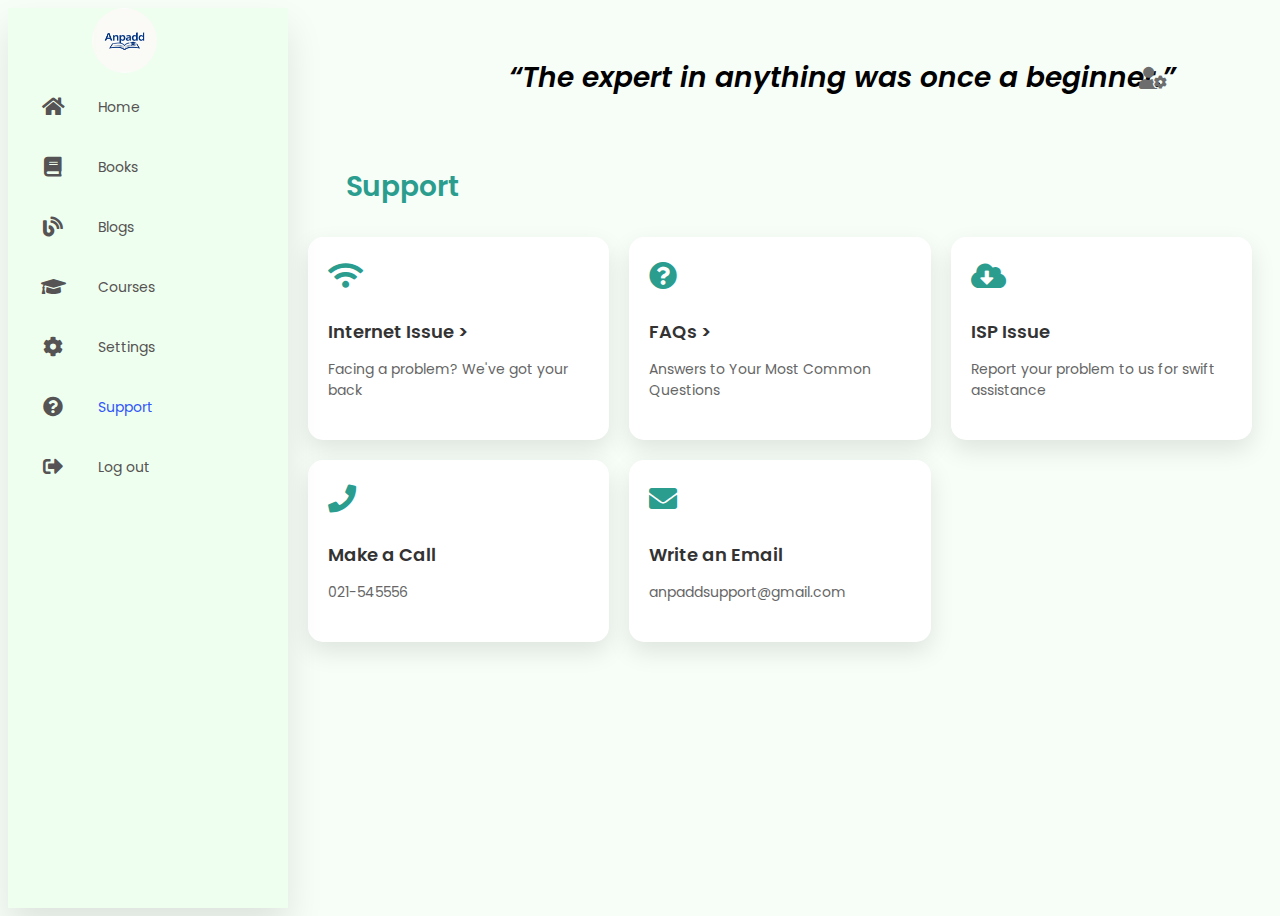
<file: help.html>
<!DOCTYPE html>
<html lang="en">
<head>
  <meta charset="UTF-8" />
  <title> Support | Anpadd </title>
  <link rel="stylesheet" href="help.css">
  <link rel="stylesheet" href="navbarportal.css" />
  <script src="hamburger.js"></script>
  <!-- Font Awesome Cdn Link -->
  <link rel="stylesheet" href="https://cdnjs.cloudflare.com/ajax/libs/font-awesome/5.15.4/css/all.min.css"/>
</head>
<body>
    
  <div class="container">
    <nav>
      <ul>
        <li class="logo">
          <img src="/Images/logo.png" alt="">
          
        </a></li>
        <li><a href="#">
          <i class="fas fa-home"></i>
          <span class="nav-item ">Home</span>
        </a></li>
        
        <li><a href="">
          <i class="fas fa-book"></i>
          <span class="nav-item">Books</span>
        </a></li>
        <li><a href="">
          <i class="fas fa-blog"></i>
          <span class="nav-item">Blogs</span>
        </a></li>
        <li><a href="">
          <i class="fas fa-graduation-cap"></i>
          <span class="nav-item">Courses</span>
        </a></li>
        <li><a href="">
          <i class="fas fa-cog"></i>
          <span class="nav-item">Settings</span>
        </a></li>
        <li><a href="">
          <i class="fas fa-question-circle"></i>
          <span class="nav-item active">Support</span>
        </a></li>
        <li><a href="" class="logout">
          <i class="fas fa-sign-out-alt"></i>
          <span class="nav-item">Log out</span>
        </a></li>
      </ul>
    </nav>
     <section class="main">
    <div class="hamburger">
      <i class="fas fa-bars"></i>
    </div>

    <div class="main-top">
  <h1 id="greetings">“The expert in anything was once a beginner.”</h1>

  <div class="profile-container">
    <i class="fas fa-user-cog profile-icon" id="profileToggle"></i>
    <div class="profile-menu" id="profileMenu">
      <a href="#">My Profile</a>
      <a href="#">Logout</a>
    </div>
  </div>
</div>

 
    <div class="main-top">
      <h1>Support</h1>
    </div>

    <div class="support-container">
      <div class="support-card">
        <i class="fas fa-wifi"></i>
        <h3>Internet Issue  ></h3>
        <p>Facing a problem? We've got your back</p>
      </div>
       <div class="support-card">
        <i class="fas fa-question-circle"></i>
        <h3>FAQs  ></h3>
        <p>Answers to Your Most Common Questions</p>
      </div>
      <div class="support-card">
        <i class="fas fa-cloud-download-alt"></i>
        <h3>ISP Issue</h3>
        <p>Report your problem to us for swift assistance</p>
      </div>
     
      <div class="support-card">
        <i class="fas fa-phone"></i>
        <h3>Make a Call</h3>
        <p>021-545556</p>
      </div>
      <div class="support-card">
        <i class="fas fa-envelope"></i>
        <h3>Write an Email</h3>
        <p>anpaddsupport@gmail.com</p>
      </div>
    </div>
  </section>
</div>


    </div>
    <!-- Internet Issue Modal with Speed Test -->
<div id="internetModal" class="modal">
  <div class="modal-content">
    <span class="close" id="closeInternet">&times;</span>
    <h2>Check Your Internet Speed</h2>
    <!-- Speed Test Widget -->
    <div class="speed-test-container">
      <iframe src="https://fast.com" width="100%" height="300" style="border:none;"></iframe>
    </div>
  </div>
</div>
<!-- FAQs Modal -->
<div id="faqModal" class="modal">
  <div class="modal-content">
    <span class="close" id="closeFaq">&times;</span>
    <h2>FAQs</h2>

    <div class="faq-item">
      <button class="faq-question">From where can I access Anpadd?</button>
      <div class="faq-answer">
        <p>You can access the Anpadd from the official website </p>
      </div>
    </div>

    <div class="faq-item">
      <button class="faq-question">How can I buy a course which I am interested in? </button>
      <div class="faq-answer">
        <p>Your login is more than enough to enroll, we don't charge any money.</p>
      </div>
    </div>

    <div class="faq-item">
      <button class="faq-question">What are the courses/packages we are offering? </button>
      <div class="faq-answer">
        <p>We offer a variety of courses and packages covering different skills and topics. Please check our Courses section for details.</p>
      </div>
    </div>
    
    <div class="faq-item">
      <button class="faq-question">How can I join the live classes? </button>
      <div class="faq-answer">
        <p>We aren't offering any live class at a moment but will available soon.</p>
      </div>
    </div>

    <!-- Add more FAQ items similarly -->
  </div>
</div>

<script>
  // Get modals
  const internetModal = document.getElementById("internetModal");
  const faqModal = document.getElementById("faqModal");

  // Get open buttons
  const internetCard = document.querySelector(".support-card:nth-child(1)");
  const faqCard = document.querySelector(".support-card:nth-child(2)");

  // Get close buttons
  const closeInternet = document.getElementById("closeInternet");
  const closeFaq = document.getElementById("closeFaq");

  // Open modals
  internetCard.addEventListener("click", () => internetModal.style.display = "block");
  faqCard.addEventListener("click", () => faqModal.style.display = "block");

  // Close modals
  closeInternet.addEventListener("click", () => internetModal.style.display = "none");
  closeFaq.addEventListener("click", () => faqModal.style.display = "none");

  // Close when clicking outside the modal
  window.addEventListener("click", (e) => {
    if (e.target === internetModal) internetModal.style.display = "none";
    if (e.target === faqModal) faqModal.style.display = "none";
  });
</script>
<script>
  const faqButtons = document.querySelectorAll(".faq-question");

  faqButtons.forEach(button => {
    button.addEventListener("click", () => {
      const answer = button.nextElementSibling;
      const isActive = button.classList.contains("active");

      // Close all answers
      faqButtons.forEach(btn => {
        btn.classList.remove("active");
        btn.nextElementSibling.style.maxHeight = null;
      });

      // Toggle clicked answer
      if (!isActive) {
        button.classList.add("active");
        answer.style.maxHeight = answer.scrollHeight + "px";
      }
    });
  });
</script>

<script src="profile.js"></script>
    </body>
    </html>
</file>
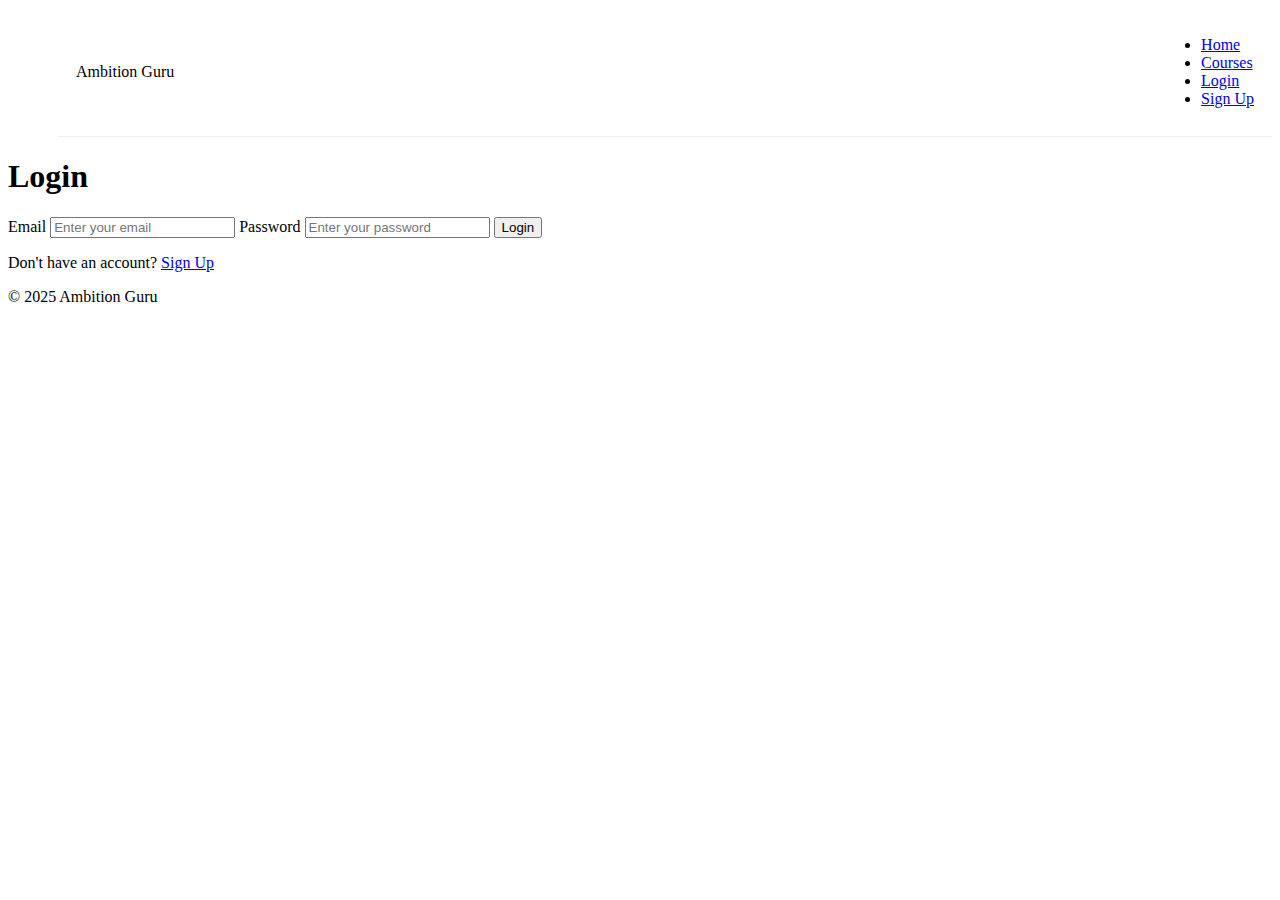
<file: login.html>
<!DOCTYPE html>
<html lang="en">
<head>
<meta charset="UTF-8" />
<meta name="viewport" content="width=device-width, initial-scale=1" />
<title>Ambition Guru - Login</title>
<link rel="stylesheet" href="style.css" />
</head>
<body>
<header>
  <nav class="navbar">
    <div class="logo">Ambition Guru</div>
    <ul class="nav-links">
      <li><a href="index.html">Home</a></li>
      <li><a href="courses.html">Courses</a></li>
      <li><a href="login.html" class="active">Login</a></li>
      <li><a href="signup.html">Sign Up</a></li>
    </ul>
  </nav>
</header>
<main>
  <section class="auth-section">
    <h1>Login</h1>
    <form id="login-form">
      <label for="email">Email</label>
      <input type="email" id="email" required placeholder="Enter your email" />
      <label for="password">Password</label>
      <input type="password" id="password" required placeholder="Enter your password" />
      <button type="submit" class="btn">Login</button>
    </form>
    <p>Don't have an account? <a href="signup.html">Sign Up</a></p>
  </section>
</main>
<footer>
  <p>&copy; 2025 Ambition Guru</p>
</footer>
</body>
</html>
</file>
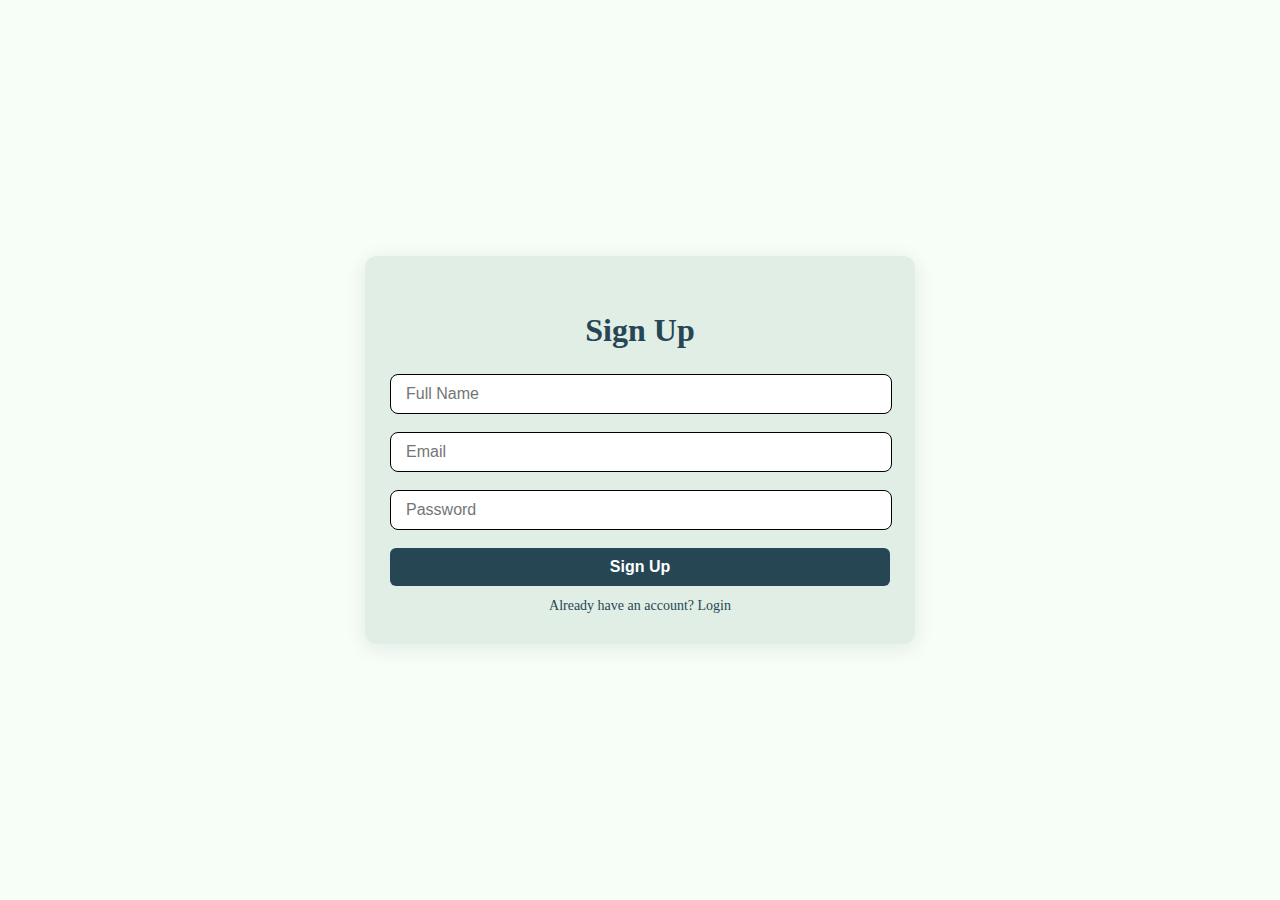
<file: signup.html>
<!DOCTYPE html>
<html lang="en">
<head>
  <meta charset="UTF-8" />
  <meta name="viewport" content="width=device-width, initial-scale=1.0"/>
  <title>Sign Up | Anpadd</title>
  <link rel="stylesheet" href="auth.css" />
  <style>
    .error-msg {
      color: #e63946;
      font-size: 13px;
      margin-top: -12px;
      margin-bottom: 10px;
      display: none;
    }
  </style>
</head>
<body>

<div class="auth-container">
  <h2>Sign Up</h2>
  
  <input type="text" id="name" placeholder="Full Name" required />
  <div id="nameError" class="error-msg">Please enter a valid name (letters & spaces, 2-50 chars).</div>

  <input type="email" id="email" placeholder="Email" required />
  <div id="emailError" class="error-msg">Please enter a valid email address.</div>

  <input type="password" id="password" placeholder="Password" required />
  <div id="passwordError" class="error-msg">Password must be at least 6 characters long.</div>

  <button id="signupBtn">Sign Up</button>
  <a href="login.html" class="auth-link">Already have an account? Login</a>
</div>
<script>
const signupBtn = document.getElementById('signupBtn');

signupBtn.addEventListener('click', () => {
  const name = document.getElementById('name').value.trim();
  const email = document.getElementById('email').value.trim();
  const password = document.getElementById('password').value.trim();

  const nameError = document.getElementById('nameError');
  const emailError = document.getElementById('emailError');
  const passwordError = document.getElementById('passwordError');

  let valid = true;

  // Validation
  const nameRegex = /^[a-zA-Z ]{2,50}$/;
  if(!nameRegex.test(name)){
    nameError.style.display = 'block';
    valid = false;
  } else nameError.style.display = 'none';

  const emailRegex = /^[^\s@]+@[^\s@]+\.[^\s@]+$/;
  if(!emailRegex.test(email)){
    emailError.style.display = 'block';
    valid = false;
  } else emailError.style.display = 'none';

  if(password.length < 6){
    passwordError.style.display = 'block';
    valid = false;
  } else passwordError.style.display = 'none';

  if(!valid) return;

  // ✅ Correct fetch URL and syntax
  fetch("api/signup", {
    method: "POST",
    headers: { "Content-Type": "application/json" },
    body: JSON.stringify({ name, email, password })
  })
  .then(response => response.json().then(data => ({ ok: response.ok, status: response.status, data })))
  .then(result => {
    if (result.ok) {
      alert("🎉 Account created successfully! Please log in.");
      window.location.href = "login.html";
    } else {
      const error = result.data?.error || "Something went wrong";
      if (error.toLowerCase().includes("email")) {
        emailError.textContent = error;
        emailError.style.display = "block";
      } else if (error.toLowerCase().includes("password")) {
        passwordError.textContent = error;
        passwordError.style.display = "block";
      } else if (error.toLowerCase().includes("name")) {
        nameError.textContent = error;
        nameError.style.display = "block";
      } else {
        alert(error);
      }
    }
  })
  .catch(error => {
    console.error("Error:", error);
    alert("⚠️ Unable to connect to server. Please ensure Node backend is running on port 8000.");
  });
});
</script>


</body>
</html>
</file>
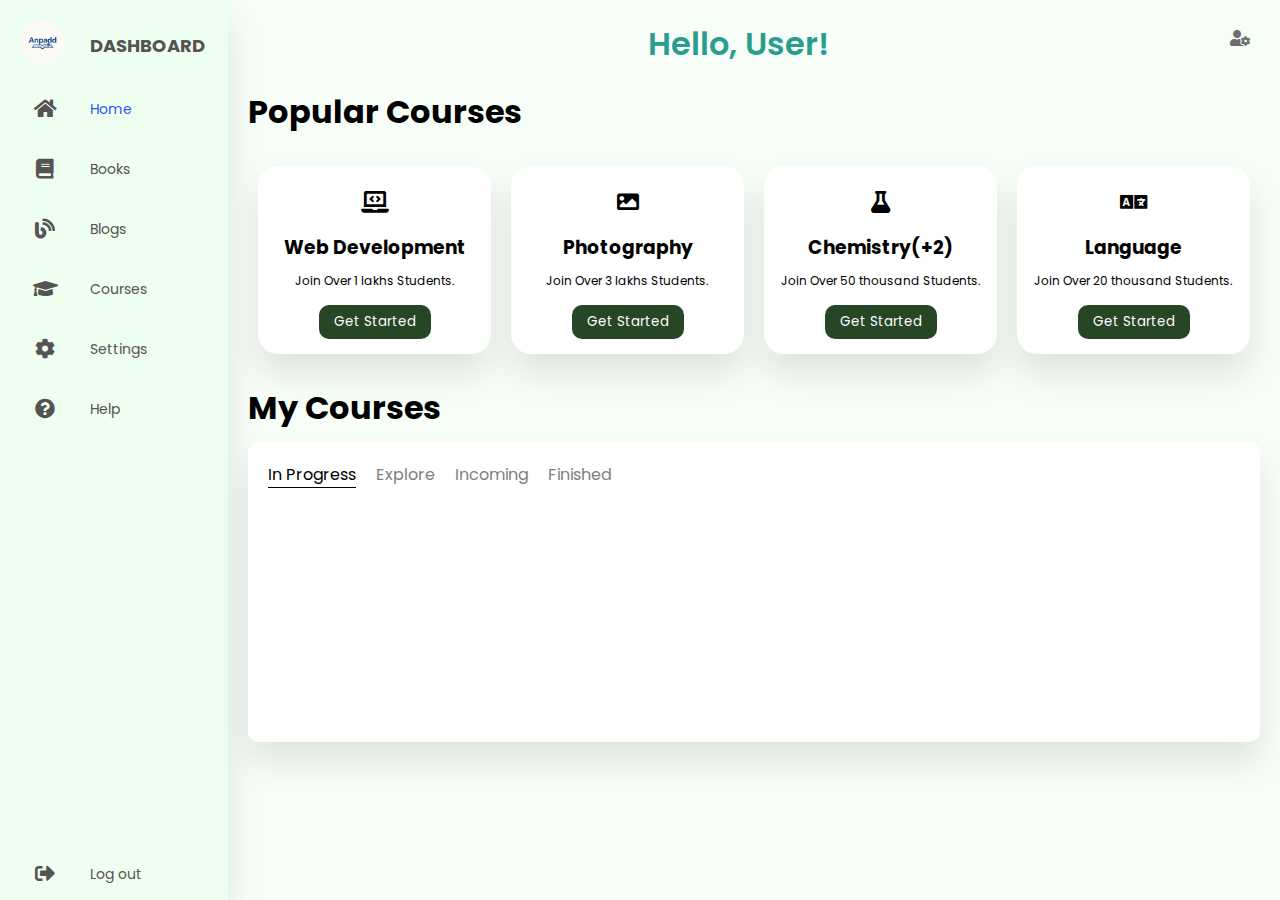
<file: student.html>
<!DOCTYPE html>
<html lang="en">
<head>
  <meta charset="UTF-8" />
  <title>Dashboard | By Code Info</title>
  <link rel="stylesheet" href="student.css" />
  <!-- Font Awesome Cdn Link -->
  <link rel="stylesheet" href="https://cdnjs.cloudflare.com/ajax/libs/font-awesome/5.15.4/css/all.min.css"/>
</head>
<body>
    
  <div class="container">
    <nav>
      <ul>
        <li><a href="#" class="logo">
          <img src="/Images/logo.png" alt="">
          <span class="nav-item">DashBoard</span>
        </a></li>
        <li><a href="#">
          <i class="fas fa-home"></i>
          <span class="nav-item active">Home</span>
        </a></li>
        
        <li><a href="">
          <i class="fas fa-book"></i>
          <span class="nav-item">Books</span>
        </a></li>
        <li><a href="">
          <i class="fas fa-blog"></i>
          <span class="nav-item">Blogs</span>
        </a></li>
        <li><a href="">
          <i class="fas fa-graduation-cap"></i>
          <span class="nav-item">Courses</span>
        </a></li>
        <li><a href="">
          <i class="fas fa-cog"></i>
          <span class="nav-item">Settings</span>
        </a></li>
        <li><a href="">
          <i class="fas fa-question-circle"></i>
          <span class="nav-item">Help</span>
        </a></li>
        <li><a href="" class="logout">
          <i class="fas fa-sign-out-alt"></i>
          <span class="nav-item">Log out</span>
        </a></li>
      </ul>
    </nav>
   

    <section class="main">
         <div class="hamburger">
    <i class="fas fa-bars"></i>
  </div>
        <div class="main-top">
  <h1 id="greeting">Hello!</h1>
  <i class="fas fa-user-cog"></i>
</div>
      <div class="main-top">
        <h1> Popular Courses </h1>
        
      </div>
      <div class="main-skills">
        <div class="card">
          <i class="fas fa-laptop-code"></i>
          <h3>Web development</h3>
          <p>Join Over 1 lakhs Students.</p>
          <button>Get Started</button>
        </div>
        <div class="card">
          <i class="fas fa-image"></i>
          <h3> Photography </h3>
          <p>Join Over 3 lakhs Students.</p>
          <button>Get Started</button>
        </div>
        <div class="card">
          <i class="fas fa-flask"></i>
          <h3> chemistry(+2) </h3>
          <p>Join Over 50 thousand Students.</p>
          <button>Get Started</button>
        </div>
        <div class="card">
          <i class="fas fa-language"></i>
          <h3> Language </h3>
          <p>Join Over 20 thousand Students.</p>
          <button>Get Started</button>
        </div>
      </div>

      <section class="main-course">
        <h1>My Courses</h1>
        <div class="course-box">
          <ul>
            <li class="active">In progress</li>
            <li>Explore</li>
            <li>Incoming</li>
            <li>Finished</li>
          </ul>
         <!-- <div class="course">
            <div class="box">
              <h3>HTML</h3>
              <p>80% - progress</p>
              <button>Continue</button>
              <i class="fab fa-html5 html"></i>
            </div>
            <div class="box">
              <h3>CSS</h3>
              <p>50% - progress</p>
              <button>Continue</button>
              <i class="fab fa-css3-alt css"></i>
            </div>
            <div class="box">
              <h3>JavaScript</h3>
              <p>30% - progress</p>
              <button>Continue</button>
              <i class="fab fa-js-square js"></i>
            </div>
          </div>-->
        </div>
      </section>
    </section>
  </div>

  <script>
  // Replace 'User' with the actual username if available
  const username = "User"; 

  const greetingElement = document.getElementById("greeting");
  const now = new Date();
  const hour = now.getHours();
  let greetingText = "";

  if (hour >= 5 && hour < 12) {
    greetingText = "Good Morning";
  } else if (hour >= 12 && hour < 17) {
    greetingText = "Good Afternoon";
  } else if (hour >= 17 && hour < 21) {
    greetingText = "Good Evening";
  } else {
    greetingText = "Hello";
  }

  greetingElement.textContent = `${greetingText}, ${username}!`;
</script>
<script src="hamburger.js"></script>
</body>
</html>
</file>
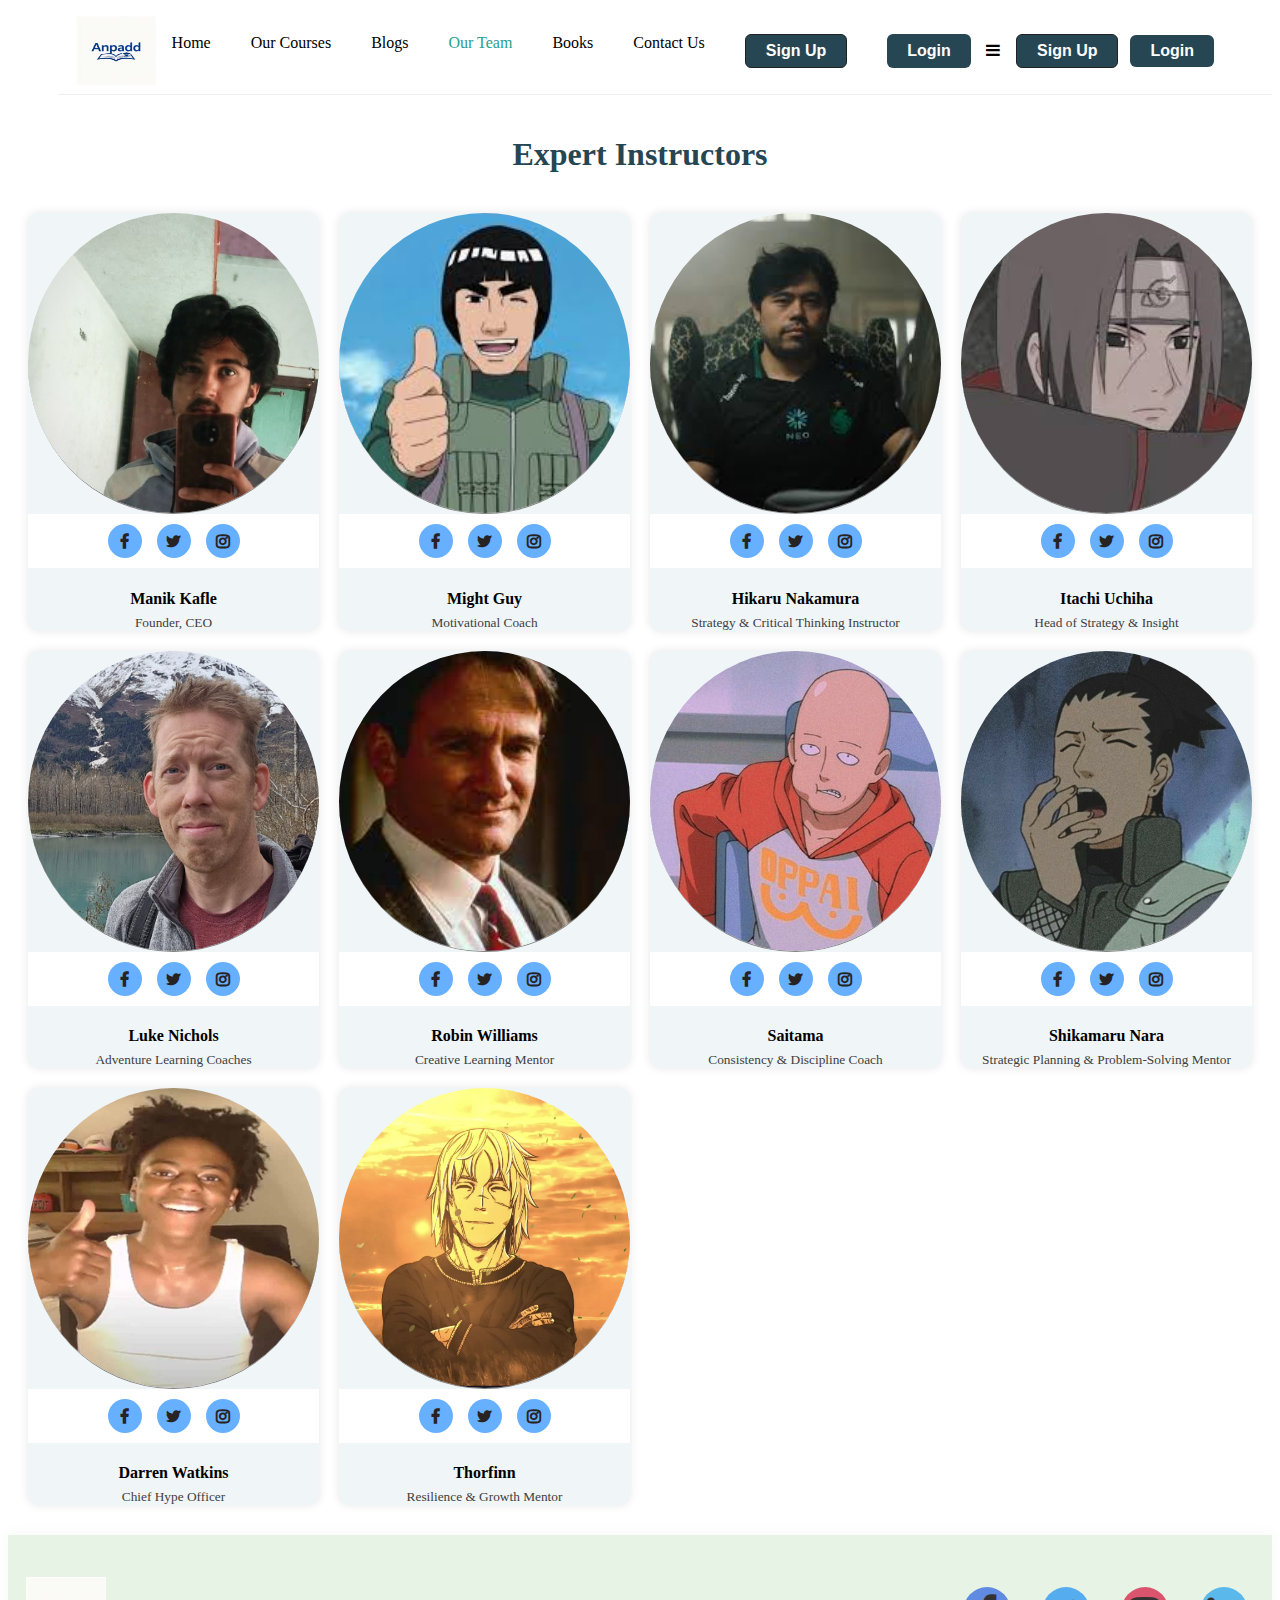
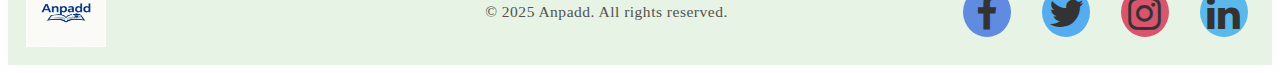
<file: team.html>
<!DOCTYPE html>
<html lang="en">

<head>
   <link rel="stylesheet" href="https://cdnjs.cloudflare.com/ajax/libs/font-awesome/4.7.0/css/font-awesome.min.css">
  <meta charset="utf-8" />
  <title> Our Team</title>
  <meta name="viewport" content="width=device-width, initial-scale=1" />
  <link rel="stylesheet" href="team.css" />
</head>

<body>
  <main>
  <nav class="navbar">
    <div class="navbar-left">
      <img src="/Images/logo.png" alt="Logo" />
    </div>
    <div class="navbar-center">
      <a href="index.html" >Home</a>
      <a href="/course-detail.html">Our Courses</a>
      <a href="/blog.html">Blogs</a>
      <a href="#" class="active"> Our Team </a>
      <a href="/books.html">Books</a>
      <a href="/contact.html" >Contact Us</a>
       <button class="btn-signup">Sign Up</button>
      <button class="btn-login">Login</button>
    </div>

     <div class="navbar-toggle">
    <i class="fa fa-bars"></i>
  </div>

    <div class="navbar-right">
 
      <button class="btn-signup">Sign Up</button>
      <button class="btn-login">Login</button>
      
      
    </div>
  </nav>


  <div class="container">
    <div class="text-center">
     
      <h1 class="mb-5">Expert Instructors</h1>
    </div>
    <div class="team-grid">
      
      <div class="team-item">
        <img src="/Images/Team Photos/pp.jpeg" alt="Instructor Name" />
        <div class="social-links">
          <a href="https://www.facebook.com/real.manik.3956/" target="blank" class="fa fa-facebook" title="Facebook"></a>
          <a href="https://x.com/rm4nik2222" target="blank" class="fa fa-twitter" title="Twitter"></a>
          <a href="https://www.instagram.com/maneek_ofc/" target="blank" class="fa fa-instagram"></a>
        </div>
        <div class="team-info">
          <h4> Manik Kafle</h4>
          <small> Founder, CEO </small>
        </div>
      </div>

      <div class="team-item">
        <img src="/Images/Team Photos/guy sensei.jpg" alt="Instructor Name" />
        <div class="social-links">
          <a href="#" class="fa fa-facebook" title="Facebook"></a>
          <a href="#" class="fa fa-twitter" title="Twitter"></a>
          <a href="#" class="fa fa-instagram"></a>
        </div>
        <div class="team-info">
          <h4> Might Guy </h4>
          <small> Motivational Coach </small>
        </div>
      </div>

      <div class="team-item">
        <img src="/Images/Team Photos/hikaru.jpg" alt="Instructor Name" />
        <div class="social-links">
          <a href="#" class="fa fa-facebook" title="Facebook"></a>
          <a href="#" class="fa fa-twitter" title="Twitter"></a>
          <a href="#" class="fa fa-instagram"></a>
        </div>
        <div class="team-info">
          <h4> Hikaru Nakamura </h4>
          <small>Strategy & Critical Thinking Instructor</small>
        </div>
      </div>

      <div class="team-item">
        <img src="/Images/Team Photos/itachi.jpg" alt="Instructor Name" />
        <div class="social-links">
          <a href="#" class="fa fa-facebook" title="Facebook"></a>
          <a href="#" class="fa fa-twitter" title="Twitter"></a>
          <a href="#" class="fa fa-instagram"></a>
        </div>
        <div class="team-info">
          <h4>Itachi Uchiha</h4>
          <small>Head of Strategy & Insight</small>
        </div>
      </div>

      <div class="team-item">
        <img src="/Images/Team Photos/luke.jpg" alt="Instructor Name" />
        <div class="social-links">
          <a href="#" class="fa fa-facebook" title="Facebook"></a>
          <a href="#" class="fa fa-twitter" title="Twitter"></a>
          <a href="#" class="fa fa-instagram"></a>
        </div>
        <div class="team-info">
          <h4>Luke Nichols</h4>
          <small> Adventure Learning Coaches </small>
        </div>
      </div>

      <div class="team-item">
        <img src="/Images/Team Photos/poet.jpg" alt="Instructor Name" />
        <div class="social-links">
          <a href="#" class="fa fa-facebook" title="Facebook"></a>
          <a href="#" class="fa fa-twitter" title="Twitter"></a>
          <a href="#" class="fa fa-instagram"></a>
        </div>
        <div class="team-info">
          <h4> Robin Williams </h4>
          <small>Creative Learning Mentor</small>
        </div>
      </div>
      <div class="team-item">
        <img src="/Images/Team Photos/saitama.jpg" alt="Instructor Name" />
        <div class="social-links">
          <a href="#" class="fa fa-facebook" title="Facebook"></a>
          <a href="#" class="fa fa-twitter" title="Twitter"></a>
          <a href="#" class="fa fa-instagram"></a>
        </div>
        <div class="team-info">
          <h4> Saitama </h4>
          <small>Consistency & Discipline Coach</small>
        </div>
      </div>
      <div class="team-item">
        <img src="/Images/Team Photos/Shikamaru Nara.jpg" alt="Instructor Name" />
        <div class="social-links">
          <a href="#" class="fa fa-facebook" title="Facebook"></a>
          <a href="#" class="fa fa-twitter" title="Twitter"></a>
          <a href="#" class="fa fa-instagram"></a>
        </div>
        <div class="team-info">
          <h4>Shikamaru Nara</h4>
          <small>Strategic Planning & Problem-Solving Mentor</small>
        </div>
      </div>
      <div class="team-item">
        <img src="/Images/Team Photos/speed.jpg" alt="Instructor Name" />
        <div class="social-links">
          <a href="#" class="fa fa-facebook" title="Facebook"></a>
          <a href="#" class="fa fa-twitter" title="Twitter"></a>
          <a href="#" class="fa fa-instagram"></a>
        </div>
        <div class="team-info">
          <h4>Darren Watkins</h4>
          <small>Chief Hype Officer</small>
        </div>
      </div>
      <div class="team-item">
        <img src="/Images/Team Photos/thorfinn.png" alt="Instructor Name" />
        <div class="social-links">
          <a href="#" class="fa fa-facebook" title="Facebook"></a>
          <a href="#" class="fa fa-twitter" title="Twitter"></a>
          <a href="#" class="fa fa-instagram"></a>
        </div>
        <div class="team-info">
          <h4>Thorfinn</h4>
          <small>Resilience & Growth Mentor</small>
        </div>
      </div>

      </div>
      
  </div>
  

  
  
  <footer class="main-footer">
  <div class="footer-content">
    <div class="footer-logo">
      <div class="navbar-left">
      <img src="/Images/logo.png" alt="Logo" />
    </div>
    </div>
     <div class="footer-meta">
    &copy; 2025 Anpadd. All rights reserved.
  </div>
    <div class="footer-social">
  <a href="#" class="fa fa-facebook" aria-label="Facebook"></a>
  <a href="#" class="fa fa-twitter" aria-label="Twitter"></a>
  <a href="#" class="fa fa-instagram" aria-label="Instagram"></a>
  <a href="#" class="fa fa-linkedin" aria-label="LinkedIn"></a>
</div>
  </div>
</footer>
</main>
<script>
  document.querySelector('.navbar-toggle').addEventListener('click', () => {
  document.querySelector('.navbar-center').classList.toggle('active');
});
</script>
</body>

</html>
</file>
<file: style.css>
.hero-content {
  margin-left: 80px;
  display: flex;
  width: 90%;
  max-width: 1200px;
  height: 100%;
  gap: 80px; /* adds space between text and image */
  
}

.quotes-container {
  flex: 1;
  display: flex;
  flex-direction: column;
  justify-content: center;
  padding: 20px;
 
  
 
  max-height: 320px;
  overflow: hidden;
 
}

.hero-image {
  margin-top: 3px;
  margin-right: -190px;
  flex: 1;
   background-image: linear-gradient(to bottom, rgba(41, 39, 39, 0.6), rgba(121, 121, 121, 0)),
  url('/Images/background.jpg');
  background-position: center;
  background-repeat: no-repeat;
  background-size: cover;
  border-radius: 8px;

  min-width: 400px; /* Ensures image doesn't shrink too much */
}
.hero-image {
  border-bottom: 1.5px solid #EEE;
  padding-bottom: 10px;
}

.quote1 {
  margin-top: 28px;
  margin-left: 180px;
  font-size: 24px;
  font-weight: 700;
  margin-bottom: 18px;
}

.quote-text {
  margin-left: 18px;
  margin-right: 16px;
  font-weight: lighter;
  font-size: 16px;
  line-height: 1.5;
  margin-bottom: 30px;
  color: rgb(0, 0, 0);
}

.color1 {
  color: #2a9d8f; /* example color */
}

.color2 {
  color: #e76f51; /* example color */
}

.explore-btn {
  align-self: center;
  width: fit-content;
  padding: 12px 24px;
  background-color: #264653;
  color: white;
  text-decoration: none;
  font-weight: 600;
  border-radius: 5px;
  transition: background-color 0.3s ease;
}

.explore-btn:hover {
  background-color: #2a9d8f;
}
.btn-underline {        
  border-bottom: 1px solid #EEE; 
 
}


    
    .body{

    margin:0;
    font-family: Arial, sans-serif;

  }

  .navbar {
    margin-left: 50px;
    display: flex;
    align-items: center;
    justify-content: space-between;
    padding: 8px 18px;
    border-bottom: 1px solid #EEE;
    background-color: #fff;
  }
  .navbar-left {
    
    display: flex;
    align-items: center;
    gap: 10px;
  }
  .navbar-left img {
    height: 70px;
    width: 80px;
  }
  
  .navbar-center {
    display: flex;
    gap: 40px;
  }
  .navbar-center a {
    text-decoration: none;
    color: black;
    font-weight: 400;
    font-size: 16px;
  }
  .navbar-center a:hover,
  .navbar-center a.active {
    font-weight: 500;
   color: #2a9d8f;
  }
  .navbar-right {
    margin-right: 40px;
    display: flex;
    align-items: center;
    gap: 12px;
  }
  .search-bar {
    padding: 6px 12px;
    border: 1px solid #000000;
    border-radius: 10px;
    font-size: 15px;
    outline: none;
  }
  .search-icon {
    font-size: 18px;
    cursor: pointer;
    color: #999;
  }
  .btn-signup,
  .btn-login {
    padding: 7px 20px;
    border-radius: 6px;
    font-weight: 600;
    font-size: 16px;
    border: none;
    cursor: pointer;
  }
  .btn-signup {
    background: transparent;
    border: 1px solid #222;
    background-color: #264653;
    color:white
  }
  .btn-signup:hover {
    background: #2a9d8f;
    color: #fff;
  }
  .btn-login {
    background: #264653;
    color: #fff;
  }
  .btn-login:hover {
    background: #2a9d8f;
  }
  
  .explore-section {
  width: 1320px;
  margin: auto;
}
.explore-header {
  display: flex;
  justify-content: space-between;
  align-items: center;
  margin-bottom: 10px;
}
.explore-header h1 {
  font-style: bold;
  font-size: large;
  color:#0f4a43;
  font-weight: 800;
  font-size: 2.4rem;
  margin: 0;
}
.view-all {
  font-weight: 200;
  font-size: 1.2rem;
  color: #176fdb;
  text-decoration: underline;
}
.categories {
  display: flex;
  flex-wrap: nowrap;
  overflow-x: auto;
  gap: 12px;
  margin-bottom: 20px;
  padding-bottom: 5px;
}
.category {
  padding: 8px 12px;
  white-space: nowrap;
  cursor: pointer;
  user-select: none;
  font-size: 0.9rem;
  border-radius: 6px;
  color: #555;
  
}
.category.active {
  background-color: #d4dcff;
  color: #263dfe;
}

.courses-carousel {
  display: flex;
  flex-wrap: wrap;
   align-content: flex-start;     /* Horizontal layout */
  overflow-y: auto;         /* Vertical scrollbar */
  max-height: 500px;        /* Limit height for vertical scrolling */
  gap: 15px;
}
.course-card {
  max-width: 310px;
  border-radius: 12px;
  box-shadow: 0 0 20px rgb(0 0 0 / 0.1);
  overflow: hidden;
  background: white;
  cursor: pointer;
  opacity: 1;
  transform: scale(1);
  transition: all 0.4s ease-in-out;
  margin-bottom: 10px;
}
.course-image {
  width: 100%;
  height: 150px;
  object-fit: cover;
}
.course-title {
  font-weight: 700;
  font-size: 1.1rem;
  margin: 12px 12px 6px;
  line-height: 1.2;
}
.course-desc {
  font-size: 0.87rem;
  line-height: 1.2;
  color: #666;
  margin: 0 12px 12px;
  height: 60px;
  overflow: hidden;
}

.books-section {
  max-width: 1320px;
  margin: auto;

}
.books-header {
  display: flex;
  justify-content: space-between;
  align-items: center;
}
.books-header h1 {
  font-style: bold;
  font-size: large;
  color:#0f4a43;
  font-weight: 800;
  font-size: 2.4rem;
  margin: 0;
}
.view-all {
 font-weight: 200;
  font-size: 1.2rem;
  color: #176fdb;
  text-decoration: underline;
}
.books-description {
  color: #000000;
  font-size: 1.15rem;
  margin: 20px 0;
  max-width: 90%;
}
.books-carousel {
  display: flex;
  flex-direction: row;
  overflow-x: auto;
  gap: 28px;
  padding: 20px 0 10px 0;
}
.book-card {
  background: #fff;
  min-width: 200px;
  max-width: 220px;
  border-radius: 22px;
  box-shadow: 0 2px 18px rgb(0 0 0 / 10%);
  display: flex;
  flex-direction: column;
  align-items: center;
  padding-bottom: 12px;
  margin-bottom: 12px;
}

.book-title {
  text-align: center;
  font-size: 1.15rem;
  padding: 8px 5px 0 5px;
  color: #333;
  font-weight: 560;
  letter-spacing: .02em;
}

.image-hover-container {
  position: relative;
  display: inline-block;
}

.book-image {
  width: 200px;
  height: 250px;
  object-fit: cover;
  border-radius: 16px 16px 0 0;
  margin-bottom: 6px;
  display: block;
}

.book-description {
  position: absolute;
  left: 0;
  top: 0;
  width: 200px;
  height: 250px;
  background: rgba(202, 220, 201, 0.94);
  color: #000000;
  border-radius: 16px 16px 0 0;
  opacity: 0;
  visibility: hidden;
  pointer-events: none;
  padding: 20px 15px;
  font-size: 1rem;
  line-height: 1.4;
  box-sizing: border-box;
  transition: opacity 0.25s, visibility 0.25s;
  z-index: 1;
 
}

.image-hover-container:hover .book-description {
  opacity: 1;
  visibility: visible;
  pointer-events: auto;
}


.testimonial-section {
  max-width: 1320px;
  margin: 50px auto 20px;
  text-align: center;
  padding: 0 20px;
}
.testimonial-section h2 {
  font-size: 2rem;
  font-weight: 700;
  margin-bottom: 30px;
  color: #0f4a43;
}
.testimonial-cards {
  display: flex;
  flex-wrap: wrap;
  gap: 20px;
  justify-content: space-around;
}
.testimonial-card {
  background: #e7f3e4;
  padding: 24px 30px;
  border-radius: 18px;
  box-shadow: 0 8px 16px rgba(255, 0, 0, 0.07);
  max-width: 310px;
  flex-grow: 1;
  display: flex;
  flex-direction: column;
  justify-content: space-between;
}
.testimonial-card:hover {
box-shadow: 0 10px 34px rgb(184, 31, 31);

}
.testimonial-text {
  font-style: italic;
  font-size: 1.2rem;
  color: #444;
  margin-bottom: 18px;
}
.testimonial-author {
  display: flex;
  align-items: center;
  justify-content: center;
  gap: 14px;
}
.author-photo {
  width: 50px;
  height: 50px;
  border-radius: 50%;
  object-fit: cover;
}
.author-name {
  font-weight: 600;
  font-size: 1.3rem;
  color: #333;
}


.stats-section {
  max-width: 1320px;
  background: #ffffff;
  padding: 50px 52px 20px 52px;
}
.stats-grid {
  display: flex;
  justify-content: center;
  gap: 28px;
  max-width: 1320px;
  margin-left: 40px;
}
.stat-card {
  background: #fff;
  border-radius: 36px;
  box-shadow: 0 3px 18px rgba(0,0,0,0.05);
  padding: 40px 56px 34px 56px;
  text-align: center;
  min-width: 190px;
  transition: box-shadow 0.25s;
}
.stat-card:hover {
  box-shadow: 0 6px 34px rgb(22, 67, 202);
}
.stat-number {
  font-size: 2.9rem;
  font-weight: 700;
  color: #1883fa;
  margin-bottom: 12px;
  letter-spacing: 1px;
}
.stat-label {
  font-size: 1.09rem;
  font-weight: 500;
  color: #0f4a43;
  letter-spacing: 1.1px;
  margin-top: 6px;
}




.testimonial-carousel {
  display: flex;
  gap: 40px;
  overflow-x: auto;
  overflow-y: hidden; /* hides vertical overflow */
  scroll-behavior: smooth;
  -webkit-overflow-scrolling: touch; /* smooth scrolling on mobile */
  width: 100%; /* full width */
  padding-bottom: 10px; /* bottom padding for scrollbar space */
  scrollbar-width: none; /* Firefox */
}
.testimonial-carousel::-webkit-scrollbar {
  display: none; /* Hide scrollbar on Webkit browsers */
}


.main-footer {
  background: #e7f3e4;
  padding: 42px 0 18px 0;
  text-align: center;
  font-size: 1.08rem;
  color: #333;
  margin-top: 0px;
  box-shadow: 0 -2px 14px rgba(0,0,0,0.03);
}
.footer-content {
  max-width: 1320px;
  margin: 0 auto;
  display: flex;
  flex-wrap: wrap;
  justify-content: space-between;
  align-items: center;
  gap: 20px;
  padding: 0 18px;
}
.footer-logo .footer-title {
  font-weight: bold;
  font-size: 1.38rem;
  color: #1767fa;
  letter-spacing: 1px;
}
.footer-links {
  display: flex;
  gap: 28px;
}
.footer-links a {
  color: #333;
  text-decoration: none;
  transition: color 0.18s;
}
.footer-links a:hover {
  color: #1767fa;
}
.footer-social {
  display: flex;
  gap: 19px;
}
.footer-meta {
  margin-left: 150px;
  font-size: 0.97rem;
  color: #434141;
  letter-spacing: 0.5px;
  opacity: 0.9;
}
.footer-social .fa {
  padding: 7px;
  font-size: 38px;
  width: 34px;
  height: 36px;
  text-align: center;
  text-decoration: none;
  color: #333;
  border-radius: 50%;
  transition: background-color 0.3s;
  margin: 3px 6px;
}
.footer-social .fa:hover {
  color: white;
}

.footer-social .fa-facebook { background: #618ae1; }
.footer-social .fa-twitter { background: #55acee; }
.footer-social .fa-instagram { background: #db546d; }
.footer-social .fa-linkedin { background: #5ab8eb; }



.navbar-toggle {
  display: none;
}



/* Small phones and smaller (up to 320px) */
@media (max-width: 351px) {
.navbar {
  margin-left: 10px;
    padding: 8px 10px;
    display: flex;
    align-items: center;
    justify-content: space-between;
    padding: 10px 20px;
    position: relative;
  }

  /* Keep navbar-right (search section) aligned right */
  .navbar-right {
    
    display: flex;
    align-items: center;
    gap: 10px;
  }

  /* Hide buttons */
  .navbar-right .btn-signup,
  .navbar-right .btn-login {
    display: none;
  }

  /* Style search bar */
  .search-bar {
    width: 70px;
    font-size: 15px;
    padding: 6px 10px;
    border: 1px solid #000;
    border-radius: 8px;
    outline: none;
  }
    .search-icon {
    font-size: 18px;
    color: #666;
    cursor: pointer;
    margin-right: 15px;
  }

  /* Hamburger icon — position to the right of search */
  .navbar-toggle {
    display: block;
    font-size: 22px;
    color: #000;
    cursor: pointer;

    /* position it next to search bar */
    position: absolute;
    right: 20px;   /* stays at far right */
    top: 50%;
    transform: translateY(-50%);
  }

  /* Hide center links initially */
  .navbar-center {
    display: none;
    flex-direction: column;
    width: 100%;
    background-color: #fff;
    position: absolute;
    top: 70px;
    left: 0;
    text-align: center;
    z-index: 100;
  }

  .navbar-center.active {
    display: flex;
  }

}

/* Small phones to larger phones (321px - 425px) */
@media (min-width: 352px) and (max-width: 425px) {
.navbar {
    display: flex;
    
    margin-left: 15px;
    padding: 8px 12px;
  
    justify-content: space-between;
    padding: 10px 20px;
    position: relative;
  }

  /* Keep navbar-right (search section) aligned right */
  .navbar-right {
    display: flex;
    align-items: center;
    gap: 10px;
  }

  /* Hide buttons */
  .navbar-right .btn-signup,
  .navbar-right .btn-login {
    display: none;
  }

  /* Style search bar */
  .search-bar {
    width: 100px;
    font-size: 15px;
    padding: 6px 10px;
    border: 1px solid #000;
    border-radius: 8px;
    outline: none;
  }
    .search-icon {
    font-size: 18px;
    color: #666;
    cursor: pointer;
    margin-right: 15px;
  }

  /* Hamburger icon — position to the right of search */
  .navbar-toggle {
    display: block;
    font-size: 18px;
    color: #000;
    cursor: pointer;

    /* position it next to search bar */
    position: absolute;
    right: 20px;   /* stays at far right */
    top: 50%;
    transform: translateY(-50%);
  }

  /* Hide center links initially */
  .navbar-center {
    display: none;
    flex-direction: column;
    width: 100%;
    background-color: #fff;
    position: absolute;
    top: 70px;
    left: 0;
    text-align: center;
    z-index: 100;
  }

  .navbar-center.active {
    display: flex;
  }

}

/* Tablets portrait (426px - 768px) */
@media (min-width: 426px) and (max-width: 768px) {
  /* Make navbar a proper flex container */
  .navbar {
     margin-left: 20px;
    padding: 10px 15px;
    display: flex;
    align-items: center;
    justify-content: space-between;
   
    position: relative;
  }

  /* Keep navbar-right (search section) aligned right */
  .navbar-right {
    display: flex;
    align-items: center;
    gap: 10px;
  }

  /* Hide buttons */
  .navbar-right .btn-signup,
  .navbar-right .btn-login {
    display: none;
  }

  /* Style search bar */
  .search-bar {
    width: 160px;
    font-size: 15px;
    padding: 6px 10px;
    border: 1px solid #000;
    border-radius: 8px;
    outline: none;
  }
    .search-icon {
    font-size: 18px;
    color: #666;
    cursor: pointer;
    margin-right: 15px;
  }

  /* Hamburger icon — position to the right of search */
  .navbar-toggle {
    display: block;
    font-size: 22px;
    color: #000;
    cursor: pointer;

    /* position it next to search bar */
    position: absolute;
    right: 20px;   /* stays at far right */
    top: 50%;
    transform: translateY(-50%);
  }

  /* Hide center links initially */
  .navbar-center {
    display: none;
    flex-direction: column;
    width: 100%;
    background-color: #fff;
    position: absolute;
    top: 70px;
    left: 0;
    text-align: center;
    z-index: 100;
  }

  .navbar-center.active {
    display: flex;
  }





 
}

/* Tablets landscape & small desktops (769px - 1024px) */
@media (min-width: 769px) and (max-width: 1024px) {
  /* Desktop: show buttons only in navbar-right, hide in navbar-center */
@media (min-width: 769px) {
  .navbar-center .btn-signup,
  .navbar-center .btn-login {
    display: none;
  }
  .navbar-right .btn-signup,
  .navbar-right .btn-login {
    display: inline-block;
  }
  .navbar-right {
    display: flex;
    align-items: center;
    gap: 10px;
  }
}

/* Mobile: hide buttons in navbar-right, show in navbar-center */
@media (max-width: 768px) {
 .navbar-right .btn-signup,
  .navbar-right .btn-login {
    display: none;
  }
  .navbar-center .btn-signup,
  .navbar-center .btn-login {
    display: block;
    width: 90%;
    margin: 10px auto;
    text-align: center;
  }

  .navbar-center {
    display: none;
    flex-direction: column;
    width: 100%;
    background-color: #fff;
    position: absolute;
    top: 80px;
    left: 0;
    border-top: 1px solid #eee;
    z-index: 100;
  }

  .navbar-center.active {
    display: flex;
  }

  .navbar-toggle {
    display: block;
    cursor: pointer;
  }

  .navbar-right {
    display: flex;
    align-items: center;
  }
}

}

/* Desktops (1025px - 1440px) */
@media (min-width: 1025px) and (max-width: 1440px) {
  .navbar-center .btn-signup,
  .navbar-center .btn-login {
    display: none;
  }
  .navbar {
    margin-left: 50px;
    padding: 12px 18px;
  }
  .navbar-center {
    gap: 40px;
  }
  .search-bar {
    width: 200px;
  }
}

/* Large desktops (1441px and up) */
@media (min-width: 1441px) {
  .navbar-center .btn-signup,
  .navbar-center .btn-login {
    display: none;
  }
  .navbar {
    margin-left: 60px;
    padding: 12px 20px;
  }
  .navbar-center {
    gap: 50px;
  }
  .search-bar {
    width: 220px;
  }
}

/* Responsive Navbar toggle logic */

/* Hide the nav links and show hamburger on smaller screens */

@media (max-width: 768px) {
  .navbar-center {
    display: none;
    flex-direction: column;
    width: 100%;
    background-color: #fff;
    position: absolute;
    top: 80px;
    left: 0;
    z-index: 100;
    border-top: 1px solid #eee;
    padding: 10px 0;
  }
  .navbar-center.active {
    display: flex;
  }
  .navbar-toggle {
    display: block;
  }
  .navbar-right {
    margin-right: 10px;
  }
  .navbar {
    flex-wrap: wrap;
    position: relative;
  }
}





@media (max-width: 768px) {
  .footer-content {
    flex-direction: column;
    text-align: center;
    gap: 15px;
  }
  
  .footer-meta {
    margin-left: 0;
  }
  
  .footer-logo .navbar-left img {
    max-width: 120px;
    margin: 0 auto;
  }
  
  .footer-social {
    justify-content: center;
    gap: 12px;
  }
  
  .footer-social .fa {
    font-size: 24px;
    width: 30px;
    height: 29px;
    padding: 5px;
    margin: 3px 4px;
  }
}

/* Tablet landscape and small desktops */
@media (min-width: 769px) and (max-width: 1024px) {
  .footer-content {
    justify-content: center;
    gap: 30px;
  }
  
  .footer-meta {
    margin-left: 0;
  }
  
  .footer-logo .navbar-left img {
    max-width: 140px;
  }
  .footer-social .fa {
    font-size: 25px;
  }
}



body{
  
  padding-bottom: env(safe-area-inset-bottom);

  height: 100%;
}
main{
  flex: 1
;
}














/* ===== Additional Responsiveness for Hero, Courses, Books, Testimonials, Stats ===== */

/* Hero Section */
@media (max-width: 1024px) {
  .hero-content {
    flex-direction: column;
    align-items: center;
    text-align: center;
    margin-left: 0;
    gap: 40px;
  }

  .quotes-container {
    max-height: none;
    padding: 0 20px;
  }

  .quote1 {
    margin-left: 0;
    font-size: 20px;
  }

  .quote-text {
    margin-left: 0;
    margin-right: 0;
    font-size: 14px;
    line-height: 1.4;
  }

  .hero-image {
    margin-right: 0;
    min-width: 90%;
    max-width: 600px;
  }

  .explore-btn {
    align-self: center;
  }
}

/* Explore Courses Section */
@media (max-width: 1024px) {
  .explore-section {
    width: 95%;
  }

  .courses-carousel {
    display: grid;
    grid-template-columns: repeat(2, 1fr);
    gap: 20px;
   
  }
}

@media (max-width: 768px) {
  .hero-content {
    margin-left: 20px;
  }
  .courses-carousel {
    grid-template-columns: 1fr;
    gap: 15px;
  }

  .categories {
    flex-wrap: wrap;
    justify-content: center;
  }
  .course-card {
    min-width: 80%;
    min-height: 80%;
  }
  .course-image {
    min-height: 70%;
  }
}

/* Books Section */
@media (max-width: 1024px) {
  .books-carousel {
    display: grid;
    grid-template-columns: repeat(3, 1fr);
    gap: 20px;
    overflow: visible;
  }
}

@media (max-width: 768px) {
  .books-carousel {
    grid-template-columns: 1fr;
    gap: 15px;
   
  }
  .book-card {
  min-width: 90%;
    margin-left: 20px;
  }
.image-hover-container {
  max-width: 70%;
}

  .books-description {
    max-width: 100%;
  }
}

/* Testimonial Section */
@media (max-width: 1024px) {
  .testimonial-cards {
    display: grid;
    grid-template-columns: repeat(2, 1fr);
    gap: 20px;
  }
}

@media (max-width: 768px) {
  .testimonial-cards {
    grid-template-columns: 1fr;
    gap: 15px;
  }
}

/* Stats Section */
@media (max-width: 1024px) {
  .stats-grid {
    flex-wrap: wrap;
    justify-content: center;
    gap: 20px;
  }
}

@media (max-width: 768px) {
  .stat-card {
    padding: 30px 20px;
  }
  .stat-number {
    font-size: 2rem;
  }
  .stat-label {
    font-size: 1rem;
  }
}

/* Small devices adjustments (mobiles) */
@media (max-width: 480px) {
  .hero-content {
    margin-left: 20px;
    gap: 20px;
  }
 .books-section {
   max-width: 400px;
}
  .quote1 {
    font-size: 18px;
  }

  .quote-text {
    font-size: 13px;
  }

  .explore-section h1,
  .books-header h1,
  .testimonial-section h2 {
    font-size: 1.8rem;
  }

  .view-all {
    font-size: 1rem;
    
  }
}
/* ===== Hero Image Hidden on Small Screens ===== */
@media (max-width: 1025px) {
  .hero-image {
    display: none;
  }

  .hero-content {
    
    text-align: center;
  }

  .quotes-container {
    max-height: none;
    padding: 0 20px;
  }

  .quote1 {
    margin-left: 0;
    font-size: 20px;
  }

  .quote-text {
    margin-left: 0;
    margin-right: 0;
    font-size: 14px;
    line-height: 1.4;
  }
}

/* ===== Ensure categories always horizontal scroll ===== */
.categories {
  display: flex;
  flex-wrap: nowrap;        /* Keep in one line */
  overflow-x: auto;         /* Enable horizontal scroll */
  overflow-y: hidden;
  scroll-behavior: smooth;
  gap: 14px;
  padding: 10px 0;
  white-space: nowrap;
  justify-content: flex-start;
  scrollbar-width: thin;          /* Firefox scrollbar */
  scrollbar-color: #c5c5c5 transparent;
}

/* Webkit scrollbar (Chrome, Edge, Safari) */
.categories::-webkit-scrollbar {
  height: 8px;
}
.categories::-webkit-scrollbar-thumb {
  background-color: #c5c5c5;
  border-radius: 10px;
}
.categories::-webkit-scrollbar-track {
  background: transparent;
}

/* Category chip style */
.category {
  flex: 0 0 auto;
  padding: 10px 18px;
  border-radius: 25px;
  font-size: 0.95rem;
  cursor: pointer;
  background-color: #f8f8f8;
  color: #555;
  font-weight: 500;
  transition: all 0.3s ease;
}

.category:hover {
  background-color: #e6e6e6;
}

.category.active {
  background-color: #d4dcff;
  color: #263dfe;
}

 @media (min-width:1024px) and (max-width: 1300px) {
  .books-section {
    width: 1320px;
  }
 }





 /* Keep course-card overflow hidden on all screens */
.course-card {
  max-width: 310px;
  border-radius: 12px;
  box-shadow: 0 0 20px rgb(0 0 0 / 0.1);
  overflow: hidden; /* keep hidden */
  background: white;
  cursor: pointer;
  transition: all 0.4s ease-in-out;
  margin-bottom: 10px;
}

/* Responsive resizing while keeping overflow hidden */
@media (max-width: 768px) {
  

  .courses-carousel {
    display: grid;
    grid-template-columns: 1fr; /* one column per row */
    gap: 15px;
    max-height: 300px;
   overflow-y: auto; 
  }

  .course-card {
    width: 100%; /* take full width of grid column */
    max-width: 100%; /* ensure it doesn’t exceed container */
    overflow: hidden; /* keep overflow hidden inside the card */
  }

  .course-desc {
    height: 60px; /* keep the fixed height */
    overflow: hidden; /* hide extra text */
  }
}
</file>
<file: blogcss.css>
body {
  
  font-family: Arial, sans-serif;
  margin: 0;
}
 .navbar {
    
  font-family: 'Times New Roman', Times, Georgia, serif;
    margin-left: 50px;
    display: flex;
    align-items: center;
    justify-content: space-between;
    padding: 8px 18px;
    border-bottom: 1px solid #EEE;
    background-color: #fff;
  }
  .navbar-left {
    
    display: flex;
    align-items: center;
    gap: 10px;
  }
  .navbar-left img {
    height: 70px;
    width: 80px;
  }
  
  .navbar-center {
    display: flex;
    gap: 40px;
  }
  .navbar-center a {
    text-decoration: none;
    color: black;
    font-weight: 400;
    font-size: 16px;
  }
  .navbar-center a:hover,
  .navbar-center a.active {
    font-weight: 500;
    color: #2a9d8f;
  }
  .navbar-right {
    margin-right: 40px;
    display: flex;
    align-items: center;
    gap: 12px;
  }
  .search-bar {
    padding: 6px 12px;
    border: 1px solid #000000;
    border-radius: 10px;
    font-size: 15px;
    outline: none;
  }
  .search-icon {
    font-size: 18px;
    cursor: pointer;
    color: #999;
  }
  .btn-signup,
  .btn-login {
    padding: 7px 20px;
    border-radius: 6px;
    font-weight: 600;
    font-size: 16px;
    border: none;
    cursor: pointer;
  }
  .btn-signup {
    background: transparent;
    border: 1px solid #222;
    background-color: #264653;
    color:white
  }
  .btn-signup:hover {
    background: #2a9d8f;
    color: #fff;
  }
  .btn-login {
    background: #264653;
    color: #fff;
  }
  .btn-login:hover {
    background: #2a9d8f;
  }
section {
  display: flex;
  flex-wrap: wrap;
  justify-content: space-between;
  align-items: center;
  padding: 20px 3vw 10px 3vw;
  background: white;
  gap: 15px;
}

.header-content {
  max-width: 70%;
}

section h1 {
  margin: 0 0 0.3em 0;
  color: #264653;
}

section .blog-description {
  margin: 0;
  font-size: 1.08em;
  color: #555;
}

/* Search bar styles remain the same as before */
.searchbar {
  display: flex;
  justify-content: flex-end;
  align-items: center;
  gap: 10px;
  flex: 1 1 200px;
  max-width: 300px;
}

.searchbar input {
  padding: 10px 14px;
  font-size: 1.06em;
  border-radius: 22px;
  border: 1px solid #ccc;
  width: 100%;
  transition: border 0.17s;
}

.searchbar input:focus {
  border: 1.6px solid #264653;
  outline: none;
}

.searchbar button {
  padding: 10px 18px;
  border-radius: 22px;
  background-color: #264653;
  color: #fff;
  font-weight: 600;
  border: none;
  cursor: pointer;
  transition: background 0.13s;
}

.searchbar button:hover {
  background-color: #2a9d8f;
}

.card-container {
  display: grid;
  grid-template-columns: repeat(auto-fit, minmax(340px, 1fr));
  gap: 30px;
  padding: 40px 3vw;
  background: #fafafa;
}

.card {
  background: #fff;
  border-radius: 14px;
  box-shadow: 0 7px 32px 2px rgba(50,50,50,0.09);
  overflow: hidden;
  position: relative;
  display: flex;
  flex-direction: column;
  min-height: 420px;
  transition: transform 0.14s;
  max-width: 452px;
  min-height: 580px;
}
.card:hover {
  transform: translateY(-6px) scale(1.02);
  box-shadow: 0 10px 34px rgb(239, 47, 47);
}
.card-image {
  width: 500px;
  height: 280px;
  object-fit: cover;
}

.card-content {
  flex: 1;
  padding: 20px 16px 30px 16px;
  display: flex;
  flex-direction: column;
  justify-content: flex-start;
}

.card-title {
  font-size: 1.28em;
  font-weight: 700;
  margin-bottom: 0.5em;
  color: #222;
  line-height: 1.3;
  text-transform: uppercase;
}

.highlight {
  color: #ed1c24;
  font-weight: 850;
  letter-spacing: 0.03em;
}

.card-date {
  color: #949494;
  font-size: 0.95em;
  margin-bottom: 0.7em;
}

.card-summary {
  font-size: 1.06em;
  color: #444;
  margin-bottom: 12px; /* add spacing for Read More button */
  line-height: 1.5;
  max-height: none; /* remove the old max-height */
  overflow: visible; /* ensure text doesn't get hidden */
}


.card-logo {
  width: 45px;
  height: 45px;
  position: absolute;
  top: 18px;
  right: 18px;
  background: white;
  border-radius: 50%;
  padding: 5px;
  object-fit: contain;
  box-shadow: 0 2px 6px rgba(0,0,0,0.05);
}



/* Read more button styles */
.read-more-btn {
  display: inline-block;
  text-decoration: none;
  background: #264653;
  color: #fff;
  font-weight: 600;
  padding: 9px 19px;
  border-radius: 6px;
  transition: background 0.13s;
  font-size: 1em;
  margin-top: auto; /* push button to bottom if card grows */
}
.read-more-btn:hover {
  background: #2a9d8f;
   box-shadow: 0 10px 34px rgb(51, 128, 210);
}
.card-content {
  display: flex;
  flex-direction: column;
  justify-content: flex-start;
  padding: 20px 16px 30px 16px;
}








.main-footer {
  background: #e7f3e4;
  padding: 42px 0 18px 0;
  text-align: center;
  font-size: 1.08rem;
  color: #333;
  margin-top: 0px;
  box-shadow: 0 -2px 14px rgba(0,0,0,0.03);
}
.footer-content {
  max-width: 1320px;
  margin: 0 auto;
  display: flex;
  flex-wrap: wrap;
  justify-content: space-between;
  align-items: center;
  gap: 20px;
  padding: 0 18px;
}
.footer-logo .footer-title {
  font-weight: bold;
  font-size: 1.38rem;
  color: #1767fa;
  letter-spacing: 1px;
}
.footer-links {
  display: flex;
  gap: 28px;
}
.footer-links a {
  color: #333;
  text-decoration: none;
  transition: color 0.18s;
}
.footer-links a:hover {
  color: #1767fa;
}
.footer-social {
  display: flex;
  gap: 19px;
}
.footer-meta {
  margin-left: 150px;
  font-size: 0.97rem;
  color: #434141;
  letter-spacing: 0.5px;
  opacity: 0.9;
}
.footer-social .fa {
  padding: 7px;
  font-size: 38px;
  width: 34px;
  height: 36px;
  text-align: center;
  text-decoration: none;
  color: #333;
  border-radius: 50%;
  transition: background-color 0.3s;
  margin: 3px 6px;
}
.footer-social .fa:hover {
  color: white;
}

.footer-social .fa-facebook { background: #618ae1; }
.footer-social .fa-twitter { background: #55acee; }
.footer-social .fa-instagram { background: #db546d; }
.footer-social .fa-linkedin { background: #5ab8eb; }

.navbar-toggle {
display: none;
}




/* Small phones and smaller (up to 320px) */
@media (max-width: 351px) {
.navbar {
  margin-left: 10px;
    padding: 8px 10px;
    display: flex;
    align-items: center;
    justify-content: space-between;
    padding: 10px 20px;
    position: relative;
  }

  /* Keep navbar-right (search section) aligned right */
  .navbar-right {
    
    display: flex;
    align-items: center;
    gap: 10px;
  }

  /* Hide buttons */
  .navbar-right .btn-signup,
  .navbar-right .btn-login {
    display: none;
  }

  /* Style search bar */
  .search-bar {
    width: 70px;
    font-size: 15px;
    padding: 6px 10px;
    border: 1px solid #000;
    border-radius: 8px;
    outline: none;
  }
    .search-icon {
    font-size: 18px;
    color: #666;
    cursor: pointer;
    margin-right: 15px;
  }

  /* Hamburger icon — position to the right of search */
  .navbar-toggle {
    display: block;
    font-size: 22px;
    color: #000;
    cursor: pointer;

    /* position it next to search bar */
    position: absolute;
    right: 20px;   /* stays at far right */
    top: 50%;
    transform: translateY(-50%);
  }

  /* Hide center links initially */
  .navbar-center {
    display: none;
    flex-direction: column;
    width: 100%;
    background-color: #fff;
    position: absolute;
    top: 70px;
    left: 0;
    text-align: center;
    z-index: 100;
  }

  .navbar-center.active {
    display: flex;
  }

}

/* Small phones to larger phones (321px - 425px) */
@media (min-width: 352px) and (max-width: 425px) {
.navbar {
    display: flex;
    
    margin-left: 15px;
    padding: 8px 12px;
  
    justify-content: space-between;
    padding: 10px 20px;
    position: relative;
  }

  /* Keep navbar-right (search section) aligned right */
  .navbar-right {
    display: flex;
    align-items: center;
    gap: 10px;
  }

  /* Hide buttons */
  .navbar-right .btn-signup,
  .navbar-right .btn-login {
    display: none;
  }

  /* Style search bar */
  .search-bar {
    width: 100px;
    font-size: 15px;
    padding: 6px 10px;
    border: 1px solid #000;
    border-radius: 8px;
    outline: none;
  }
    .search-icon {
    font-size: 18px;
    color: #666;
    cursor: pointer;
    margin-right: 15px;
  }

  /* Hamburger icon — position to the right of search */
  .navbar-toggle {
    display: block;
    font-size: 18px;
    color: #000;
    cursor: pointer;

    /* position it next to search bar */
    position: absolute;
    right: 20px;   /* stays at far right */
    top: 50%;
    transform: translateY(-50%);
  }

  /* Hide center links initially */
  .navbar-center {
    display: none;
    flex-direction: column;
    width: 100%;
    background-color: #fff;
    position: absolute;
    top: 70px;
    left: 0;
    text-align: center;
    z-index: 100;
  }

  .navbar-center.active {
    display: flex;
  }

}

/* Tablets portrait (426px - 768px) */
@media (min-width: 426px) and (max-width: 768px) {
  /* Make navbar a proper flex container */
  .navbar {
     margin-left: 20px;
    padding: 10px 15px;
    display: flex;
    align-items: center;
    justify-content: space-between;
   
    position: relative;
  }

  /* Keep navbar-right (search section) aligned right */
  .navbar-right {
    display: flex;
    align-items: center;
    gap: 10px;
  }

  /* Hide buttons */
  .navbar-right .btn-signup,
  .navbar-right .btn-login {
    display: none;
  }

  /* Style search bar */
  .search-bar {
    width: 160px;
    font-size: 15px;
    padding: 6px 10px;
    border: 1px solid #000;
    border-radius: 8px;
    outline: none;
  }
    .search-icon {
    font-size: 18px;
    color: #666;
    cursor: pointer;
    margin-right: 15px;
  }

  /* Hamburger icon — position to the right of search */
  .navbar-toggle {
    display: block;
    font-size: 22px;
    color: #000;
    cursor: pointer;

    /* position it next to search bar */
    position: absolute;
    right: 20px;   /* stays at far right */
    top: 50%;
    transform: translateY(-50%);
  }

  /* Hide center links initially */
  .navbar-center {
    display: none;
    flex-direction: column;
    width: 100%;
    background-color: #fff;
    position: absolute;
    top: 70px;
    left: 0;
    text-align: center;
    z-index: 100;
  }

  .navbar-center.active {
    display: flex;
  }





 
}

/* Tablets landscape & small desktops (769px - 1024px) */
@media (min-width: 769px) and (max-width: 1024px) {
  /* Desktop: show buttons only in navbar-right, hide in navbar-center */
@media (min-width: 769px) {
  .navbar-center .btn-signup,
  .navbar-center .btn-login {
    display: none;
  }
  .navbar-right .btn-signup,
  .navbar-right .btn-login {
    display: inline-block;
  }
  .navbar-right {
    display: flex;
    align-items: center;
    gap: 10px;
  }
}

/* Mobile: hide buttons in navbar-right, show in navbar-center */
@media (max-width: 768px) {
 .navbar-right .btn-signup,
  .navbar-right .btn-login {
    display: none;
  }
  .navbar-center .btn-signup,
  .navbar-center .btn-login {
    display: block;
    width: 90%;
    margin: 10px auto;
    text-align: center;
  }

  .navbar-center {
    display: none;
    flex-direction: column;
    width: 100%;
    background-color: #fff;
    position: absolute;
    top: 80px;
    left: 0;
    border-top: 1px solid #eee;
    z-index: 100;
  }

  .navbar-center.active {
    display: flex;
  }

  .navbar-toggle {
    display: block;
    cursor: pointer;
  }

  .navbar-right {
    display: flex;
    align-items: center;
  }
}

}

/* Desktops (1025px - 1440px) */
@media (min-width: 1025px) and (max-width: 1440px) {
  .navbar-center .btn-signup,
  .navbar-center .btn-login {
    display: none;
  }
  .navbar {
    margin-left: 50px;
    padding: 12px 18px;
  }
  .navbar-center {
    gap: 40px;
  }
  .search-bar {
    width: 200px;
  }
}

/* Large desktops (1441px and up) */
@media (min-width: 1441px) {
  .navbar-center .btn-signup,
  .navbar-center .btn-login {
    display: none;
  }
  .navbar {
    margin-left: 60px;
    padding: 12px 20px;
  }
  .navbar-center {
    gap: 50px;
  }
  .search-bar {
    width: 220px;
  }
}

/* Responsive Navbar toggle logic */

/* Hide the nav links and show hamburger on smaller screens */

@media (max-width: 768px) {
  .navbar-center {
    display: none;
    flex-direction: column;
    width: 100%;
    background-color: #fff;
    position: absolute;
    top: 80px;
    left: 0;
    z-index: 100;
    border-top: 1px solid #eee;
    padding: 10px 0;
  }
  .navbar-center.active {
    display: flex;
  }
  .navbar-toggle {
    display: block;
  }
  .navbar-right {
    margin-right: 10px;
  }
  .navbar {
    flex-wrap: wrap;
    position: relative;
  }
}





@media (max-width: 768px) {
  .footer-content {
    flex-direction: column;
    text-align: center;
    gap: 15px;
  }
  
  .footer-meta {
    margin-left: 0;
  }
  
  .footer-logo .navbar-left img {
    max-width: 120px;
    margin: 0 auto;
  }
  
  .footer-social {
    justify-content: center;
    gap: 12px;
  }
  
  .footer-social .fa {
    font-size: 24px;
    width: 30px;
    height: 29px;
    padding: 5px;
    margin: 3px 4px;
  }
}

/* Tablet landscape and small desktops */
@media (min-width: 769px) and (max-width: 1024px) {
  .footer-content {
    justify-content: center;
    gap: 30px;
  }
  
  .footer-meta {
    margin-left: 0;
  }
  
  .footer-logo .navbar-left img {
    max-width: 140px;
  }
  .footer-social .fa {
    font-size: 25px;
  }
}



body{
  
  padding-bottom: env(safe-area-inset-bottom);

  height: 100%;
}
main{
  flex: 1
;
}




/* ==============================================
   RESPONSIVE ADJUSTMENTS FOR MAIN PAGE CONTENT
   ============================================== */

/* Phones (up to 425px) */
@media (max-width: 425px) {
  section {
    flex-direction: column;
    align-items: center;
    text-align: center;
    padding: 20px 5vw;
    margin-bottom: -90px;
  }

  .header-content {
    max-width: 100%;
  }

  section h1 {
    font-size: 1.7rem;
  }

  .blog-description {
    font-size: 0.95rem;
  }

  .searchbar {
    width: 80%;
    justify-content: center;
    margin-top: -70px;
    
  }

  .searchbar input {
    width: 70%;
    font-size: 0.9rem;
  }

  .searchbar button {
    padding: 8px 14px;
    font-size: 0.9rem;
  }

  .card-container {
    grid-template-columns: 1fr;
    padding: 25px 5vw;
    gap: 20px;
  }

  .card {
    max-width: 100%;
    min-height: auto;
  }

  .card-image {
    width: 100%;
    height: 220px;
  }

  .card-title {
    font-size: 1.1rem;
  }

  .card-summary {
    font-size: 0.95rem;
  }

  .read-more-btn {
    font-size: 0.9rem;
    padding: 8px 14px;
  }
}

/* Tablets portrait (426px - 768px) */
@media (min-width: 426px) and (max-width: 768px) {
  section {
    flex-direction: column;
    text-align: center;
    align-items: center;
    margin-bottom: -80px;
    padding: 25px 6vw;
  }

  .header-content {
    max-width: 90%;
  }

  section h1 {
    font-size: 2rem;
  }

  .blog-description {
    font-size: 1rem;
  }

  .searchbar {
    justify-content: center;
    margin-top: -60px;
    width: 80%;
  }

  .searchbar input {
    width: 65%;
    font-size: 1rem;
  }

  .card-container {
    grid-template-columns: repeat(auto-fit, minmax(300px, 1fr));
    gap: 25px;
    padding: 30px 6vw;
  }

  .card-image {
    width: 100%;
    height: 240px;
  }

  .card-title {
    font-size: 1.2rem;
  }

  .card-summary {
    font-size: 1rem;
  }
}

/* Tablets landscape & small desktops (769px - 1024px) */
@media (min-width: 769px) and (max-width: 1024px) {
  section {
    flex-wrap: wrap;
    justify-content: space-between;
    padding: 25px 6vw;
  }

  .header-content {
    max-width: 60%;
  }

  .searchbar {
    max-width: 280px;
  }

  .card-container {
    grid-template-columns: repeat(auto-fit, minmax(320px, 1fr));
    gap: 30px;
  }

  .card {
    max-width: 100%;
  }

  .card-image {
    width: 100%;
    height: 260px;
  }
}

/* Medium & large desktops (1025px and up) */
@media (min-width: 1025px) {
  section {
    flex-wrap: nowrap;
    justify-content: space-between;
    align-items: center;
    padding: 30px 8vw;
  }

  .header-content {
    max-width: 70%;
  }

  .searchbar {
    max-width: 320px;
  }

  .card-container {
    grid-template-columns: repeat(auto-fit, minmax(340px, 1fr));
    gap: 35px;
  }

  .card-image {
    height: 280px;
  }
}
@media (max-width: 425px) {
  .read-more-btn {
    padding: 8px 14px;
    font-size: 0.9rem;
    align-self: center;
  }

  .card-summary {
    font-size: 0.95rem;
    margin-bottom: 12px;
  }
}

#no-results {
  display:none; 
  text-align:center; 
  margin:20px;
   font-size:1.4em; 
   color:#2a9d8f;
}
</file>
<file: styles/blog1.css>
.navbar {
  font-family: "Times New Roman", Times, Georgia, serif;
}
.search-bar {
  padding: 6px 12px;
  border: 1px solid #000000;
  border-radius: 10px;
  font-size: 15px;
  outline: none;
}
.search-icon {
  font-size: 18px;
  cursor: pointer;
  color: #999;
}
.btn-signup,
.btn-login {
  padding: 7px 20px;
  border-radius: 6px;
  font-weight: 600;
  font-size: 16px;
  border: none;
  cursor: pointer;
}
.btn-signup {
  background: transparent;
  border: 1px solid #222;
  background-color: #264653;
  color: white;
}
.btn-signup:hover {
  background: #2a9d8f;
  color: #fff;
}
.btn-login {
  background: #264653;
  color: #fff;
}
.btn-login:hover {
  background: #2a9d8f;
}

body {
  background: #fafafa;
  margin: 0;
  padding: 0;
  font-family: "Segoe UI", Arial, sans-serif;
  color: #1a1a1a;
}

.main-container {
  max-width: 950px;
  margin: 40px auto 40px auto;
  padding: 28px 24px;
  background: #fff;
  border-radius: 12px;
  box-shadow: 0 4px 32px rgba(0, 0, 0, 0.08);
}

.headline {
  font-size: 2.8rem;
  font-weight: 700;
  text-align: center;
  margin-bottom: 14px;
  color: #264653;
  letter-spacing: 1px;
}

.date-meta {
  text-align: center;
  font-size: 1.14rem;
  color: #333;
  margin-bottom: 24px;
}

.story {
  font-size: 1.17rem;
  line-height: 1.7;
}

.center-img {
  display: block;
  margin: 24px auto 20px auto;
  width: 450px;
  max-width: 98vw;
  border-radius: 8px;
  box-shadow: 0 2px 16px rgba(0, 0, 0, 0.09);
}

.side-img {
  width: 320px;
  max-width: 95vw;
  border-radius: 8px;
  margin: 18px 26px 18px 26px;
  box-shadow: 0 2px 10px rgba(0, 0, 0, 0.07);
}

.left {
  float: left;
  margin: 10px 28px 10px 0;
}

.right {
  float: right;
  margin: 10px 0 10px 28px;
}

/* Clear floats after paragraphs */
.story p:after {
  content: "";
  display: block;
  clear: both;
}

.main-footer {
  background: #e7f3e4;
  padding: 42px 0 18px 0;
  text-align: center;
  font-size: 1.08rem;
  color: #333;
  margin-top: 0px;
  box-shadow: 0 -2px 14px rgba(0, 0, 0, 0.03);
}
.footer-content {
  max-width: 1320px;
  margin: 0 auto;
  display: flex;
  flex-wrap: wrap;
  justify-content: space-between;
  align-items: center;
  gap: 20px;
  padding: 0 18px;
}
.footer-logo .footer-title {
  font-weight: bold;
  font-size: 1.38rem;
  color: #1767fa;
  letter-spacing: 1px;
}
.footer-links {
  display: flex;
  gap: 28px;
}
.footer-links a {
  color: #333;
  text-decoration: none;
  transition: color 0.18s;
}
.footer-links a:hover {
  color: #1767fa;
}
.footer-social {
  display: flex;
  gap: 19px;
}
.footer-meta {
  margin-left: 150px;
  font-size: 0.97rem;
  color: #434141;
  letter-spacing: 0.5px;
  opacity: 0.9;
}
.footer-social .fa {
  padding: 7px;
  font-size: 38px;
  width: 34px;
  height: 36px;
  text-align: center;
  text-decoration: none;
  color: #333;
  border-radius: 50%;
  transition: background-color 0.3s;
  margin: 3px 6px;
}
.footer-social .fa:hover {
  color: white;
}

.footer-social .fa-facebook {
  background: #618ae1;
}
.footer-social .fa-twitter {
  background: #55acee;
}
.footer-social .fa-instagram {
  background: #db546d;
}
.footer-social .fa-linkedin {
  background: #5ab8eb;
}

.navbar-toggle {
  display: none;
}

/* Small phones and smaller (up to 320px) */
@media (max-width: 351px) {
  .navbar {
    margin-left: 10px;
    padding: 8px 10px;
    display: flex;
    align-items: center;
    justify-content: space-between;
    padding: 10px 20px;
    position: relative;
  }

  /* Keep navbar-right (search section) aligned right */
  .navbar-right {
    display: flex;
    align-items: center;
    gap: 10px;
  }

  /* Hide buttons */
  .navbar-right .btn-signup,
  .navbar-right .btn-login {
    display: none;
  }

  /* Style search bar */
  .search-bar {
    width: 70px;
    font-size: 15px;
    padding: 6px 10px;
    border: 1px solid #000;
    border-radius: 8px;
    outline: none;
  }
  .search-icon {
    font-size: 18px;
    color: #666;
    cursor: pointer;
    margin-right: 15px;
  }

  /* Hamburger icon — position to the right of search */
  .navbar-toggle {
    display: block;
    font-size: 22px;
    color: #000;
    cursor: pointer;

    /* position it next to search bar */
    position: absolute;
    right: 20px; /* stays at far right */
    top: 50%;
    transform: translateY(-50%);
  }

  /* Hide center links initially */
  .navbar-center {
    display: none;
    flex-direction: column;
    width: 100%;
    background-color: #fff;
    position: absolute;
    top: 70px;
    left: 0;
    text-align: center;
    z-index: 100;
  }

  .navbar-center.active {
    display: flex;
  }
}

/* Small phones to larger phones (321px - 425px) */
@media (min-width: 352px) and (max-width: 425px) {
  .navbar {
    display: flex;

    margin-left: 15px;
    padding: 8px 12px;

    justify-content: space-between;
    padding: 10px 20px;
    position: relative;
  }

  /* Keep navbar-right (search section) aligned right */
  .navbar-right {
    display: flex;
    align-items: center;
    gap: 10px;
  }

  /* Hide buttons */
  .navbar-right .btn-signup,
  .navbar-right .btn-login {
    display: none;
  }

  /* Style search bar */
  .search-bar {
    width: 100px;
    font-size: 15px;
    padding: 6px 10px;
    border: 1px solid #000;
    border-radius: 8px;
    outline: none;
  }
  .search-icon {
    font-size: 18px;
    color: #666;
    cursor: pointer;
    margin-right: 15px;
  }

  /* Hamburger icon — position to the right of search */
  .navbar-toggle {
    display: block;
    font-size: 18px;
    color: #000;
    cursor: pointer;

    /* position it next to search bar */
    position: absolute;
    right: 20px; /* stays at far right */
    top: 50%;
    transform: translateY(-50%);
  }

  /* Hide center links initially */
  .navbar-center {
    display: none;
    flex-direction: column;
    width: 100%;
    background-color: #fff;
    position: absolute;
    top: 70px;
    left: 0;
    text-align: center;
    z-index: 100;
  }

  .navbar-center.active {
    display: flex;
  }
}

/* Tablets portrait (426px - 768px) */
@media (min-width: 426px) and (max-width: 768px) {
  /* Make navbar a proper flex container */
  .navbar {
    margin-left: 20px;
    padding: 10px 15px;
    display: flex;
    align-items: center;
    justify-content: space-between;

    position: relative;
  }

  /* Keep navbar-right (search section) aligned right */
  .navbar-right {
    display: flex;
    align-items: center;
    gap: 10px;
  }

  /* Hide buttons */
  .navbar-right .btn-signup,
  .navbar-right .btn-login {
    display: none;
  }

  /* Style search bar */
  .search-bar {
    width: 160px;
    font-size: 15px;
    padding: 6px 10px;
    border: 1px solid #000;
    border-radius: 8px;
    outline: none;
  }
  .search-icon {
    font-size: 18px;
    color: #666;
    cursor: pointer;
    margin-right: 15px;
  }

  /* Hamburger icon — position to the right of search */
  .navbar-toggle {
    display: block;
    font-size: 22px;
    color: #000;
    cursor: pointer;

    /* position it next to search bar */
    position: absolute;
    right: 20px; /* stays at far right */
    top: 50%;
    transform: translateY(-50%);
  }

  /* Hide center links initially */
  .navbar-center {
    display: none;
    flex-direction: column;
    width: 100%;
    background-color: #fff;
    position: absolute;
    top: 70px;
    left: 0;
    text-align: center;
    z-index: 100;
  }

  .navbar-center.active {
    display: flex;
  }
}

/* Tablets landscape & small desktops (769px - 1024px) */
@media (min-width: 769px) and (max-width: 1024px) {
  /* Desktop: show buttons only in navbar-right, hide in navbar-center */
  @media (min-width: 769px) {
    .navbar-center .btn-signup,
    .navbar-center .btn-login {
      display: none;
    }
    .navbar-right .btn-signup,
    .navbar-right .btn-login {
      display: inline-block;
    }
    .navbar-right {
      display: flex;
      align-items: center;
      gap: 10px;
    }
  }

  /* Mobile: hide buttons in navbar-right, show in navbar-center */
  @media (max-width: 768px) {
    .navbar-right .btn-signup,
    .navbar-right .btn-login {
      display: none;
    }
    .navbar-center .btn-signup,
    .navbar-center .btn-login {
      display: block;
      width: 90%;
      margin: 10px auto;
      text-align: center;
    }

    .navbar-center {
      display: none;
      flex-direction: column;
      width: 100%;
      background-color: #fff;
      position: absolute;
      top: 80px;
      left: 0;
      border-top: 1px solid #eee;
      z-index: 100;
    }

    .navbar-center.active {
      display: flex;
    }

    .navbar-toggle {
      display: block;
      cursor: pointer;
    }

    .navbar-right {
      display: flex;
      align-items: center;
    }
  }
}

/* Desktops (1025px - 1440px) */
@media (min-width: 1025px) and (max-width: 1440px) {
  .navbar-center .btn-signup,
  .navbar-center .btn-login {
    display: none;
  }
  .navbar {
    margin-left: 50px;
    padding: 12px 18px;
  }
  .navbar-center {
    gap: 40px;
  }
  .search-bar {
    width: 200px;
  }
}

/* Large desktops (1441px and up) */
@media (min-width: 1441px) {
  .navbar-center .btn-signup,
  .navbar-center .btn-login {
    display: none;
  }
  .navbar {
    margin-left: 60px;
    padding: 12px 20px;
  }
  .navbar-center {
    gap: 50px;
  }
  .search-bar {
    width: 220px;
  }
}

/* Responsive Navbar toggle logic */

/* Hide the nav links and show hamburger on smaller screens */

@media (max-width: 768px) {
  .navbar-center {
    display: none;
    flex-direction: column;
    width: 100%;
    background-color: #fff;
    position: absolute;
    top: 80px;
    left: 0;
    z-index: 100;
    border-top: 1px solid #eee;
    padding: 10px 0;
  }
  .navbar-center.active {
    display: flex;
  }
  .navbar-toggle {
    display: block;
  }
  .navbar-right {
    margin-right: 10px;
  }
  .navbar {
    flex-wrap: wrap;
    position: relative;
  }
}

@media (max-width: 768px) {
  .footer-content {
    flex-direction: column;
    text-align: center;
    gap: 15px;
  }

  .footer-meta {
    margin-left: 0;
  }

  .footer-logo .navbar-left img {
    max-width: 120px;
    margin: 0 auto;
  }

  .footer-social {
    justify-content: center;
    gap: 12px;
  }

  .footer-social .fa {
    font-size: 24px;
    width: 30px;
    height: 29px;
    padding: 5px;
    margin: 3px 4px;
  }
}

/* Tablet landscape and small desktops */
@media (min-width: 769px) and (max-width: 1024px) {
  .footer-content {
    justify-content: center;
    gap: 30px;
  }

  .footer-meta {
    margin-left: 0;
  }

  .footer-logo .navbar-left img {
    max-width: 140px;
  }
  .footer-social .fa {
    font-size: 25px;
  }
}

body {
  padding-bottom: env(safe-area-inset-bottom);

  height: 100%;
}
main {
  flex: 1;
}

@media (max-width: 900px) {
  .main-container {
    max-width: 90%;
    padding: 20px 15px;
  }
  .center-img {
    width: 350px;
    max-width: 100%;
  }
  .side-img {
    width: 280px;
    margin: 12px 16px;
  }
  .headline {
    font-size: 2.3rem;
  }
  .date-meta {
    font-size: 1.1rem;
  }
  .story {
    font-size: 1.1rem;
    line-height: 1.6;
  }
}

@media (max-width: 600px) {
  .center-img {
    width: 90vw;
  }
  .side-img {
    width: 90vw;
    float: none !important; /* Remove float on small screens */
    margin: 12px auto;
    display: block;
  }
  .headline {
    font-size: 1.8rem;
    margin-bottom: 10px;
  }
  .date-meta {
    font-size: 1rem;
  }
  .story p {
    padding: 0 8px;
  }
  .story {
    font-size: 1rem;
    line-height: 1.5;
  }
}
@media (max-width: 400px) {
  .center-img {
    width: 95vw;
  }
  .side-img {
    width: 95vw;
  }
  .headline {
    font-size: 1.5rem;
  }
}
</file>
<file: books.css>
body {
 
  margin: 0;
  padding: 0;
  font-family: 'Source Serif 4', 'Times New Roman', serif;
  color: #1a1a1a;
}

 .navbar {
    
  font-family: 'Times New Roman', Times, Georgia, serif;
    margin-left: 50px;
    display: flex;
    align-items: center;
    justify-content: space-between;
    padding: 8px 18px;
    border-bottom: 1px solid #EEE;
    background-color: #fff;
  }
  .navbar-left {
    
    display: flex;
    align-items: center;
    gap: 10px;
  }
  .navbar-left img {
    height: 70px;
    width: 80px;
  }
  
  .navbar-center {
    display: flex;
    gap: 40px;
  }
  .navbar-center a {
    text-decoration: none;
    color: black;
    font-weight: 400;
    font-size: 16px;
  }
  .navbar-center a:hover,
  .navbar-center a.active {
    font-weight: 500;
    color: #2a9d8f;
  }
  .navbar-right {
    margin-right: 40px;
    display: flex;
    align-items: center;
    gap: 12px;
  }
  .search-bar {
    padding: 6px 12px;
    border: 1px solid #000000;
    border-radius: 10px;
    font-size: 15px;
    outline: none;
  }
  .search-icon {
    font-size: 18px;
    cursor: pointer;
    color: #999;
  }
  .btn-signup,
  .btn-login {
    padding: 7px 20px;
    border-radius: 6px;
    font-weight: 600;
    font-size: 16px;
    border: none;
    cursor: pointer;
  }
  .btn-signup {
    background: transparent;
    border: 1px solid #222;
    background-color: #264653;
    color:white
  }
  .btn-signup:hover {
    background: #2a9d8f;
    color: #fff;
  }
  .btn-login {
    background: #264653;
    color: #fff;
  }
  .btn-login:hover {
    background: #2a9d8f;
  }
.navbar-toggle {
  display: none;
}



/* Books Section */
body {
  
  font-family: 'Georgia', 'Times New Roman', serif;
  margin: 0;
  padding: 0;
  
}
.bookshelf {
  max-width: 1320px;
  margin:  auto;
  padding-bottom: 20px;
  

}
.books-title {
  text-align: center;
  font-size: 2.4rem;
  color: #2a9d8f;
  margin-bottom: 34px;
  font-weight: bold;
  letter-spacing: 1px;
}
.book-grid {
  display: grid;
  grid-template-columns: repeat(auto-fit, minmax(245px, 1fr));
  gap: 30px;
}
.book-card {
    max-height: 500px;
   
  background: #e1eee6;
  border-radius: 12px;
  overflow: hidden;
  transition: transform 0.15s, box-shadow 0.18s;
  box-shadow: 0 2px 10px rgba(38,70,83,0.09);
  display: flex;
  flex-direction: column;
  align-items: center;
}
.book-card img {
  width: 100%;
  max-width: 163px;
  aspect-ratio: 3/4;
  object-fit: cover;
  margin: 18px auto 0;
  border-radius: 6px;
  box-shadow: 0 2px 16px rgba(50,80,90,0.12);
  background: #ddd;
  display: block;
}
.book-info {
  padding: 20px 20px 22px 20px;
  text-align: center;
  flex: 1;
  display: flex;
  flex-direction: column;
  justify-content: flex-end;
}
.book-info h2 {
  font-size: 1.18rem;
  margin: 8px 0 3px 0;
  color: #264653;
  font-weight: 600;
}
.author {
  color: #666;
  font-size: 1.03rem;
  margin-bottom: 9px;
}
.desc {
  color: #43535c;
  font-size: 0.99rem;
  margin-bottom: 0;
}

.book-card:hover {
  transform: translateY(-4px) scale(1.025);
box-shadow: 0 10px 34px rgb(51, 128, 210);
}

.read-full-btn {
  display: inline-block;
  margin-top: 12px;
  padding: 10px 24px;
  background-color: #264653;
  color: #fff;
  text-decoration: none;
  border-radius: 6px;
  font-weight: 600;
  transition: background-color 0.3s ease;
}

.read-full-btn:hover {
  background-color: #2a9d8f;
  color: #fff;
}


/* Footer styles */
.main-footer {
  position: relative;
  z-index: 10;
  background: #e7f3e4;
  padding: 42px 0 18px 0;
  text-align: center;
  font-size: 1.08rem;
  color: #333;
  margin-top: 0px;
  box-shadow: 0 -2px 14px rgba(0,0,0,0.03);
}
.footer-content {
  max-width: 1320px;
  margin: 0 auto;
  display: flex;
  flex-wrap: wrap;
  justify-content: space-between;
  align-items: center;
  gap: 20px;
  padding: 0 18px;
    text-align: left;
}
.footer-logo .footer-title {
  height: auto;
  font-weight: bold;
  font-size: 1.38rem;
  color: #1767fa;
  letter-spacing: 1px;
}
.footer-links {
  display: flex;
  gap: 28px;
}
.footer-links a {
  color: #333;
  text-decoration: none;
  transition: color 0.18s;
}
.footer-links a:hover {
  color: #1767fa;
}
.footer-social {
  display: flex;
  gap: 19px;
}
.footer-meta {
  margin-left: 150px;
  font-size: 0.97rem;
  color: #434141;
  letter-spacing: 0.5px;
  opacity: 0.9;
}
.footer-social .fa {
  padding: 7px;
  font-size: 27px;
  width: 34px;
  height: 30px;
  text-align: center;
  text-decoration: none;
  color: #333;
  border-radius: 50%;
  transition: background-color 0.3s;
  margin: 3px 6px;
}
.footer-social .fa:hover {
  color: white;
}

.footer-social .fa-facebook { background: #618ae1; }
.footer-social .fa-twitter { background: #55acee; }
.footer-social .fa-instagram { background: #db546d; }
.footer-social .fa-linkedin { background: #5ab8eb; }







/* Small phones and smaller (up to 320px) */
@media (max-width: 351px) {
.navbar {
  margin-left: 10px;
    padding: 8px 10px;
    display: flex;
    align-items: center;
    justify-content: space-between;
    padding: 10px 20px;
    position: relative;
  }

  /* Keep navbar-right (search section) aligned right */
  .navbar-right {
    
    display: flex;
    align-items: center;
    gap: 10px;
  }

  /* Hide buttons */
  .navbar-right .btn-signup,
  .navbar-right .btn-login {
    display: none;
  }

  /* Style search bar */
  .search-bar {
    width: 70px;
    font-size: 15px;
    padding: 6px 10px;
    border: 1px solid #000;
    border-radius: 8px;
    outline: none;
  }
    .search-icon {
    font-size: 18px;
    color: #666;
    cursor: pointer;
    margin-right: 15px;
  }

  /* Hamburger icon — position to the right of search */
  .navbar-toggle {
    display: block;
    font-size: 22px;
    color: #000;
    cursor: pointer;

    /* position it next to search bar */
    position: absolute;
    right: 20px;   /* stays at far right */
    top: 50%;
    transform: translateY(-50%);
  }

  /* Hide center links initially */
  .navbar-center {
    display: none;
    flex-direction: column;
    width: 100%;
    background-color: #fff;
    position: absolute;
    top: 70px;
    left: 0;
    text-align: center;
    z-index: 100;
  }

  .navbar-center.active {
    display: flex;
  }

}

/* Small phones to larger phones (321px - 425px) */
@media (min-width: 352px) and (max-width: 425px) {
.navbar {
    display: flex;
    
    margin-left: 15px;
    padding: 8px 12px;
  
    justify-content: space-between;
    padding: 10px 20px;
    position: relative;
  }

  /* Keep navbar-right (search section) aligned right */
  .navbar-right {
    display: flex;
    align-items: center;
    gap: 10px;
  }

  /* Hide buttons */
  .navbar-right .btn-signup,
  .navbar-right .btn-login {
    display: none;
  }

  /* Style search bar */
  .search-bar {
    width: 100px;
    font-size: 15px;
    padding: 6px 10px;
    border: 1px solid #000;
    border-radius: 8px;
    outline: none;
  }
    .search-icon {
    font-size: 18px;
    color: #666;
    cursor: pointer;
    margin-right: 15px;
  }

  /* Hamburger icon — position to the right of search */
  .navbar-toggle {
    display: block;
    font-size: 18px;
    color: #000;
    cursor: pointer;

    /* position it next to search bar */
    position: absolute;
    right: 20px;   /* stays at far right */
    top: 50%;
    transform: translateY(-50%);
  }

  /* Hide center links initially */
  .navbar-center {
    display: none;
    flex-direction: column;
    width: 100%;
    background-color: #fff;
    position: absolute;
    top: 70px;
    left: 0;
    text-align: center;
    z-index: 100;
  }

  .navbar-center.active {
    display: flex;
  }

}

/* Tablets portrait (426px - 768px) */
@media (min-width: 426px) and (max-width: 768px) {
  /* Make navbar a proper flex container */
  .navbar {
     margin-left: 20px;
    padding: 10px 15px;
    display: flex;
    align-items: center;
    justify-content: space-between;
   
    position: relative;
  }

  /* Keep navbar-right (search section) aligned right */
  .navbar-right {
    display: flex;
    align-items: center;
    gap: 10px;
  }

  /* Hide buttons */
  .navbar-right .btn-signup,
  .navbar-right .btn-login {
    display: none;
  }

  /* Style search bar */
  .search-bar {
    width: 160px;
    font-size: 15px;
    padding: 6px 10px;
    border: 1px solid #000;
    border-radius: 8px;
    outline: none;
  }
    .search-icon {
    font-size: 18px;
    color: #666;
    cursor: pointer;
    margin-right: 15px;
  }

  /* Hamburger icon — position to the right of search */
  .navbar-toggle {
    display: block;
    font-size: 22px;
    color: #000;
    cursor: pointer;

    /* position it next to search bar */
    position: absolute;
    right: 20px;   /* stays at far right */
    top: 50%;
    transform: translateY(-50%);
  }

  /* Hide center links initially */
  .navbar-center {
    display: none;
    flex-direction: column;
    width: 100%;
    background-color: #fff;
    position: absolute;
    top: 70px;
    left: 0;
    text-align: center;
    z-index: 100;
  }

  .navbar-center.active {
    display: flex;
  }





 
}

/* Tablets landscape & small desktops (769px - 1024px) */
@media (min-width: 769px) and (max-width: 1024px) {
  /* Desktop: show buttons only in navbar-right, hide in navbar-center */
@media (min-width: 769px) {
  .navbar-center .btn-signup,
  .navbar-center .btn-login {
    display: none;
  }
  .navbar-right .btn-signup,
  .navbar-right .btn-login {
    display: inline-block;
  }
  .navbar-right {
    display: flex;
    align-items: center;
    gap: 10px;
  }
}

/* Mobile: hide buttons in navbar-right, show in navbar-center */
@media (max-width: 768px) {
 .navbar-right .btn-signup,
  .navbar-right .btn-login {
    display: none;
  }
  .navbar-center .btn-signup,
  .navbar-center .btn-login {
    display: block;
    width: 90%;
    margin: 10px auto;
    text-align: center;
  }

  .navbar-center {
    display: none;
    flex-direction: column;
    width: 100%;
    background-color: #fff;
    position: absolute;
    top: 80px;
    left: 0;
    border-top: 1px solid #eee;
    z-index: 100;
  }

  .navbar-center.active {
    display: flex;
  }

  .navbar-toggle {
    display: block;
    cursor: pointer;
  }

  .navbar-right {
    display: flex;
    align-items: center;
  }
}

}

/* Desktops (1025px - 1440px) */
@media (min-width: 1025px) and (max-width: 1440px) {
  .navbar-center .btn-signup,
  .navbar-center .btn-login {
    display: none;
  }
  .navbar {
    margin-left: 50px;
    padding: 12px 18px;
  }
  .navbar-center {
    gap: 40px;
  }
  .search-bar {
    width: 200px;
  }
}

/* Large desktops (1441px and up) */
@media (min-width: 1441px) {
  .navbar-center .btn-signup,
  .navbar-center .btn-login {
    display: none;
  }
  .navbar {
    margin-left: 60px;
    padding: 12px 20px;
  }
  .navbar-center {
    gap: 50px;
  }
  .search-bar {
    width: 220px;
  }
}

/* Responsive Navbar toggle logic */

/* Hide the nav links and show hamburger on smaller screens */

@media (max-width: 768px) {
  .navbar-center {
    display: none;
    flex-direction: column;
    width: 100%;
    background-color: #fff;
    position: absolute;
    top: 80px;
    left: 0;
    z-index: 100;
    border-top: 1px solid #eee;
    padding: 10px 0;
  }
  .navbar-center.active {
    display: flex;
  }
  .navbar-toggle {
    display: block;
  }
  .navbar-right {
    margin-right: 10px;
  }
  .navbar {
    flex-wrap: wrap;
    position: relative;
  }
}





@media (max-width: 768px) {
  .footer-content {
    flex-direction: column;
    text-align: center;
    gap: 15px;
  }
  
  .footer-meta {
    margin-left: 0;
  }
  
  .footer-logo .navbar-left img {
    max-width: 120px;
    margin: 0 auto;
  }
  
  .footer-social {
    justify-content: center;
    gap: 12px;
  }
  
  .footer-social .fa {
    font-size: 24px;
    width: 30px;
    height: 29px;
    padding: 5px;
    margin: 3px 4px;
  }
}

/* Tablet landscape and small desktops */
@media (min-width: 769px) and (max-width: 1024px) {
  .footer-content {
    justify-content: center;
    gap: 30px;
  }
  
  .footer-meta {
    margin-left: 0;
  }
  
  .footer-logo .navbar-left img {
    max-width: 140px;
  }
  .footer-social .fa {
    font-size: 25px;
  }
}



body{
  
  padding-bottom: env(safe-area-inset-bottom);

  height: 100%;
}
main{
  flex: 1
;
}












/* ===============================
   📱 Small phones (max-width: 480px)
================================= */
@media (max-width: 480px) {
  .bookshelf {
    padding: 0 10px 20px;
  }

  .books-title {
    font-size: 1.7rem;
    margin-bottom: 24px;
  }

  .book-grid {
    grid-template-columns: 1fr;
    gap: 20px;
  }

  .book-card {
    max-height: none;
    padding: 10px;
  }

  .book-card img {
    max-width: 120px;
    margin-top: 12px;
  }

  .book-info h2 {
    font-size: 1rem;
  }

  .author {
    font-size: 0.9rem;
  }

  .desc {
    font-size: 0.85rem;
  }

  .read-full-btn {
    padding: 8px 16px;
    font-size: 0.9rem;
  }
}


/* ===============================
   📲 Tablets portrait (481px - 768px)
================================= */
@media (min-width: 481px) and (max-width: 768px) {
  .bookshelf {
    padding: 0 20px 30px;
  }

  .books-title {
    font-size: 2rem;
  }

  .book-grid {
    grid-template-columns: repeat(2, 1fr);
    gap: 25px;
  }

  .book-card img {
    max-width: 140px;
  }

  .book-info h2 {
    font-size: 1.05rem;
  }

  .desc {
    font-size: 0.9rem;
  }
}


/* ===============================
   💻 Tablets landscape / Small laptops (769px - 1024px)
================================= */
@media (min-width: 769px) and (max-width: 1024px) {
  .bookshelf {
    padding: 0 40px;
  }

  .books-title {
    font-size: 2.2rem;
  }

  .book-grid {
    grid-template-columns: repeat(3, 1fr);
    gap: 28px;
  }

  .book-card img {
    max-width: 150px;
  }

  .desc {
    font-size: 0.95rem;
  }
}


/* ===============================
   🖥️ Desktops (1025px - 1440px)
================================= */
@media (min-width: 1025px) and (max-width: 1440px) {
  .book-grid {
    grid-template-columns: repeat(4, 1fr);
    gap: 30px;
  }

  .book-card img {
    max-width: 160px;
  }

  .book-info h2 {
    font-size: 1.15rem;
  }
}


/* ===============================
   🧠 Ultra-wide screens (1441px and up)
================================= */
@media (min-width: 1441px) {
  .bookshelf {
    max-width: 1600px;
  }

  .book-grid {
    grid-template-columns: repeat(5, 1fr);
    gap: 35px;
  }

  .book-card img {
    max-width: 170px;
  }

  .book-info h2 {
    font-size: 1.2rem;
  }
}
</file>
<file: contact.css>
body {
 
  margin: 0;
  padding: 0;
  font-family: 'Source Serif 4', 'Times New Roman', serif;
  color: #1a1a1a;
}
 
 
 
 .navbar {
    
  font-family: 'Times New Roman', Times, Georgia, serif;
    margin-left: 50px;
    display: flex;
    align-items: center;
    justify-content: space-between;
    padding: 8px 18px;
    border-bottom: 1px solid #EEE;
    background-color: #fff;
  }
  .navbar-left {
    
    display: flex;
    align-items: center;
    gap: 10px;
  }
  .navbar-left img {
    height: 70px;
    width: 80px;
  }
  
  .navbar-center {
    display: flex;
    gap: 40px;
  }
  .navbar-center a {
    text-decoration: none;
    color: black;
    font-weight: 400;
    font-size: 16px;
  }
  .navbar-center a:hover,
  .navbar-center a.active {
    font-weight: 500;
    color: #2a9d8f;
  }
  .navbar-right {
    margin-right: 40px;
    display: flex;
    align-items: center;
    gap: 12px;
  }
  .search-bar {
    padding: 6px 12px;
    border: 1px solid #000000;
    border-radius: 10px;
    font-size: 15px;
    outline: none;
  }
  .search-icon {
    font-size: 18px;
    cursor: pointer;
    color: #999;
  }
  .btn-signup,
  .btn-login {
    padding: 7px 20px;
    border-radius: 6px;
    font-weight: 600;
    font-size: 16px;
    border: none;
    cursor: pointer;
  }
  .btn-signup {
    background: transparent;
    border: 1px solid #222;
    background-color: #264653;
    color:white
  }
  .btn-signup:hover {
    background: #2a9d8f;
    color: #fff;
  }
  .btn-login {
    background: #264653;
    color: #fff;
  }
  .btn-login:hover {
    background: #2a9d8f;
  }
.navbar-toggle {
  display: none;
}

.contact-container {
  max-width: 900px;
  min-height: 400px; /* keeps container size consistent */
  margin: 70px auto;
  background: #fff;
  padding: 40px 36px;
  border-radius: 14px;
  box-shadow: 0 8px 28px rgba(22,50,69,0.12);
  transition: all 0.3s ease;
}
h1 {
  text-align: center;
  color: #264653;
  font-size: 2.8rem;
  margin-bottom: 34px;
  letter-spacing: 1.3px;
}
form {
  display: flex;
  flex-direction: column;
  gap: 18px;
}
label {

  font-weight: 600;
  font-size: 1.2rem;
  margin-bottom: 6px;
  color: #000000;
}
input[type="text"],
input[type="email"],
textarea {
  padding: 12px 16px;
  border: 1px solid #bbb;
  border-radius: 10px;
  font-size: 1rem;
  resize: vertical;
}
textarea {
  min-height: 110px;
}
button {
  background-color: #264653;
  border: none;
  color: white;
  padding: 14px 22px;
  font-size: 1.1rem;
  font-weight: 600;
  border-radius: 10px;
  cursor: pointer;
  transition: background-color 0.26s ease;
  margin-top: 12px;
}
button:hover {
  background-color: #2a9d8f;
}
.message{
 
background-color: #264653;
  border: none;
  color: rgb(255, 255, 255);
 
  font-size: 1.1rem;
  font-weight: 600;
  border-radius: 10px;
  cursor: pointer;
  transition: background-color 0.26s ease;
  margin-left: 180px;
  margin-top: 50px;
}
#successMessage {
  max-width: 90vw; /* limit width to 90% viewport width */
  margin: 120px auto 0 auto; /* center horizontally, margin top 120px */
  padding: 16px 20px; /* add some padding around text */
  color: green;
  font-size: 1.6rem;
  font-weight: 800;
  text-align: center; /* center text */
  box-sizing: border-box; /* include padding in width calculation */
  display: none;
   overflow-wrap: break-word;
  word-break: break-word;
}
img, video {
  max-width: 100%;
  height: auto;
  display: block;
}

* {
  box-sizing: border-box;
}

body {
  overflow-x: hidden;
}

@media (max-width: 768px) {
  #successMessage {
    margin-top: 80px;
    font-size: 1.2rem;
    padding: 12px 15px;
    max-width: 95vw;
  }
}

@media (max-width: 480px) {
  #successMessage {
    font-size: 1rem;
    margin-top: 60px;
    padding: 10px 12px;
    max-width: 100vw;
  }
}

button.send-another {
  
  padding: 14px 22px;
  font-size: 1.1rem;
  font-weight: 600;
  border-radius: 10px;
  cursor: pointer;
  transition: background-color 0.26s ease;
  width: auto; /* default width for larger screens */
  max-width: 220px; /* optional max width */
  display: inline-block;
   margin: 20px auto 0 auto;
}

/* Responsive styles for smaller widths */
@media (max-width: 768px) {
  button.send-another {
     margin: 30px auto 0 auto;
    width: 90%; /* make button span most of the screen */
    font-size: 1rem;
    padding: 12px 18px;
    display: block;
   
  }
}

@media (max-width: 480px) {
  button.send-another {
    font-size: 0.9rem;
    padding: 10px 15px;
    max-width: 100%;
     margin-top: 40px;
  }
}



.main-footer {
  position: relative;
  z-index: 10;
  background: #e7f3e4;
  padding: 42px 0 18px 0;
  text-align: center;
  font-size: 1.08rem;
  color: #333;
  margin-top: 0px;
  box-shadow: 0 -2px 14px rgba(0,0,0,0.03);
}
.footer-content {
  max-width: 1320px;
  margin: 0 auto;
  display: flex;
  flex-wrap: wrap;
  justify-content: space-between;
  align-items: center;
  gap: 20px;
  padding: 0 18px;
    text-align: left;
}
.footer-logo .footer-title {
  height: auto;
  font-weight: bold;
  font-size: 1.38rem;
  color: #1767fa;
  letter-spacing: 1px;
}
.footer-links {
  display: flex;
  gap: 28px;
}
.footer-links a {
  color: #333;
  text-decoration: none;
  transition: color 0.18s;
}
.footer-links a:hover {
  color: #1767fa;
}
.footer-social {
  display: flex;
  gap: 19px;
}
.footer-meta {
  margin-left: 150px;
  font-size: 0.97rem;
  color: #434141;
  letter-spacing: 0.5px;
  opacity: 0.9;
}
.footer-social .fa {
  padding: 7px;
  font-size: 22px;
  width: 34px;
  height: 36px;
  text-align: center;
  text-decoration: none;
  color: #333;
  border-radius: 50%;
  transition: background-color 0.3s;
  margin: 3px 6px;
}
.footer-social .fa:hover {
  color: white;
}

.footer-social .fa-facebook { background: #618ae1; }
.footer-social .fa-twitter { background: #55acee; }
.footer-social .fa-instagram { background: #db546d; }
.footer-social .fa-linkedin { background: #5ab8eb; }






/* Small phones and smaller (up to 320px) */
@media (max-width: 320px) {
  .navbar-right {
    display: none; /* hide right side completely */
  }
  .navbar {
    margin-left: 10px;
    padding: 8px 10px;
  }
  .navbar-center {
    gap: 15px;
  }
  .navbar-right {
    margin-right: 10px;
  }
  .search-bar {
    width: 100px;
    font-size: 13px;
  }
}

/* Small phones to larger phones (321px - 425px) */
@media (min-width: 321px) and (max-width: 425px) {
  .navbar-right {
    display: none; /* hide right side completely */
  }
  .navbar {
    margin-left: 15px;
    padding: 8px 12px;
  }
  .navbar-center {
    gap: 20px;
  }
  .search-bar {
    width: 120px;
    font-size: 14px;
  }
}

/* Tablets portrait (426px - 768px) */
@media (min-width: 426px) and (max-width: 768px) {
  
  .navbar-right {
    display: none; /* hide right side completely */
  }
  .navbar {
    margin-left: 20px;
    padding: 10px 15px;
  }
  .navbar-center {
    gap: 25px;
  }
  .search-bar {
    width: 150px;
    font-size: 15px;
  }
}

/* Tablets landscape & small desktops (769px - 1024px) */
@media (min-width: 769px) and (max-width: 1024px) {
  /* Desktop: show buttons only in navbar-right, hide in navbar-center */
@media (min-width: 769px) {
  .navbar-center .btn-signup,
  .navbar-center .btn-login {
    display: none;
  }
  .navbar-right .btn-signup,
  .navbar-right .btn-login {
    display: inline-block;
  }
  .navbar-right {
    display: flex;
    align-items: center;
    gap: 10px;
  }
}

/* Mobile: hide buttons in navbar-right, show in navbar-center */
@media (max-width: 768px) {
 .navbar-right .btn-signup,
  .navbar-right .btn-login {
    display: none;
  }
  .navbar-center .btn-signup,
  .navbar-center .btn-login {
    display: block;
    width: 90%;
    margin: 10px auto;
    text-align: center;
  }

  .navbar-center {
    display: none;
    flex-direction: column;
    width: 100%;
    background-color: #fff;
    position: absolute;
    top: 80px;
    left: 0;
    border-top: 1px solid #eee;
    z-index: 100;
  }

  .navbar-center.active {
    display: flex;
  }

  .navbar-toggle {
    display: block;
    cursor: pointer;
  }

  .navbar-right {
    display: flex;
    align-items: center;
  }
}

}

/* Desktops (1025px - 1440px) */
@media (min-width: 1025px) and (max-width: 1440px) {
  .navbar-center .btn-signup,
  .navbar-center .btn-login {
    display: none;
  }
  .navbar {
    margin-left: 50px;
    padding: 12px 18px;
  }
  .navbar-center {
    gap: 40px;
  }
  .search-bar {
    width: 200px;
  }
}

/* Large desktops (1441px and up) */
@media (min-width: 1441px) {
  .navbar-center .btn-signup,
  .navbar-center .btn-login {
    display: none;
  }
  .navbar {
    margin-left: 60px;
    padding: 12px 20px;
  }
  .navbar-center {
    gap: 50px;
  }
  .search-bar {
    width: 220px;
  }
}

/* Responsive Navbar toggle logic */

/* Hide the nav links and show hamburger on smaller screens */

@media (max-width: 768px) {
  .navbar-center {
    display: none;
    flex-direction: column;
    width: 100%;
    background-color: #fff;
    position: absolute;
    top: 80px;
    left: 0;
    z-index: 100;
    border-top: 1px solid #eee;
    padding: 10px 0;
  }
  .navbar-center.active {
    display: flex;
  }
  .navbar-toggle {
    display: block;
  }
  .navbar-right {
    margin-right: 10px;
  }
  .navbar {
    flex-wrap: wrap;
    position: relative;
  }
}





@media (max-width: 768px) {
  .footer-content {
    flex-direction: column;
    text-align: center;
    gap: 15px;
  }
  
  .footer-meta {
    margin-left: 0;
  }
  
  .footer-logo .navbar-left img {
    max-width: 120px;
    margin: 0 auto;
  }
  
  .footer-social {
    justify-content: center;
    gap: 12px;
  }
  
  .footer-social .fa {
    font-size: 23px;
    width: 30px;
    height: 32px;
    padding: 5px;
    margin: 3px 4px;
  }
}

/* Tablet landscape and small desktops */
@media (min-width: 769px) and (max-width: 1024px) {
  .footer-content {
    justify-content: center;
    gap: 30px;
  }
  
  .footer-meta {
    margin-left: 0;
  }
  
  .footer-logo .navbar-left img {
    max-width: 140px;
  }
  .footer-social .fa {
    font-size: 25px;
  }
}



body{
  
  padding-bottom: env(safe-area-inset-bottom);

  height: 100%;
}
main{
  flex: 1
;
}
</file>
<file: coursestyle.css>
.body{

    margin:0;
    font-family: Arial, sans-serif;

  }

  .navbar {
    margin-left: 50px;
    display: flex;
    align-items: center;
    justify-content: space-between;
    padding: 8px 18px;
    border-bottom: 1px solid #EEE;
    background-color: #fff;
  }
  .navbar-left {
    
    display: flex;
    align-items: center;
    gap: 10px;
  }
  .navbar-left img {
    height: 70px;
    width: 80px;
  }
  
  .navbar-center {
    display: flex;
    gap: 40px;
  }
  .navbar-center a {
    text-decoration: none;
    color: black;
    font-weight: 400;
    font-size: 16px;
  }
  .navbar-center a:hover,
  .navbar-center a.active {
    font-weight: 500;
    color: #2a9d8f;
  }
  .navbar-right {
    margin-right: 40px;
    display: flex;
    align-items: center;
    gap: 12px;
  }
  .search-bar {
    padding: 6px 12px;
    border: 1px solid #000000;
    border-radius: 10px;
    font-size: 15px;
    outline: none;
  }
  .search-icon {
    font-size: 18px;
    cursor: pointer;
    color: #999;
  }
  .btn-signup,
  .btn-login {
    padding: 7px 20px;
    border-radius: 6px;
    font-weight: 600;
    font-size: 16px;
    border: none;
    cursor: pointer;
  }
  .btn-signup {
    background: transparent;
    border: 1px solid #222;
    background-color: #264653;
    color:white
  }
  .btn-signup:hover {
    background: #2a9d8f;
    color: #fff;
  }
  .btn-login {
    background: #264653;
    color: #fff;
  }
  .btn-login:hover {
    background: #2a9d8f;
  }
  
  .explore-section {
  width: 90%;
  margin: auto;
}
.explore-header {

  align-items: center;
  margin-bottom: 10px;
}
.explore-header h1 {
    
  font-style: bold;
  font-size: large;
  color:#0f4a43;
  font-weight: 800;
  font-size: 2.4rem;
  margin-top: 10px;
}
.explore-header h3{
    margin-bottom: 32px;
    margin-top: -15px;
   line-height: 1.5;

  color:#000000;
  font-weight: 200;
  font-size: 1.2rem;
 
}
.view-all {
  font-weight: 200;
  font-size: 1.2rem;
  color: #176fdb;
  text-decoration: underline;
}
.categories {
  display: flex;
  flex-wrap: nowrap;
  overflow-x: auto;
  gap: 12px;
  margin-bottom: 20px;
  padding-bottom: 5px;
}
.category {
  padding: 8px 12px;
  white-space: nowrap;
  cursor: pointer;
  user-select: none;
  font-size: 0.9rem;
  border-radius: 6px;
  color: #555;
  
}
.category.active {
  background-color: #d4dcff;
  color: #263dfe;
}

.courses-carousel {
  display: flex;
  flex-wrap: wrap;
   align-content: flex-start;     
        
  max-height: 100%;   
  gap: 15px;
}
.course-card {
  max-width: 324px;
  border-radius: 12px;
  box-shadow: 0 0 20px rgb(0 0 0 / 0.1);
  
  background: white;
  cursor: pointer;
  opacity: 1;
  transform: scale(1);
  transition: all 0.4s ease-in-out;
  margin-bottom: 10px;
}
.course-image {
  width: 100%;
  height: 180px;
  object-fit: cover;
}
.course-title {
  font-weight: 700;
  font-size: 1.1rem;
  margin: 12px 12px 6px;
  line-height: 1.2;
}
.course-desc {
  font-size: 0.87rem;
  line-height: 1.2;
  color: #666;
  margin: 0 12px 12px;
  height: 60px;
}




















.main-footer {
  background: #e7f3e4;
  padding: 42px 0 18px 0;
  text-align: center;
  font-size: 1.08rem;
  color: #333;
  margin-top: 0px;
  box-shadow: 0 -2px 14px rgba(0,0,0,0.03);
}
.footer-content {
  max-width: 1320px;
  margin: 0 auto;
  display: flex;
  flex-wrap: wrap;
  justify-content: space-between;
  align-items: center;
  gap: 20px;
  padding: 0 18px;
}
.footer-logo .footer-title {
  font-weight: bold;
  font-size: 1.38rem;
  color: #1767fa;
  letter-spacing: 1px;
}
.footer-links {
  display: flex;
  gap: 28px;
}
.footer-links a {
  color: #333;
  text-decoration: none;
  transition: color 0.18s;
}
.footer-links a:hover {
  color: #1767fa;
}
.footer-social {
  display: flex;
  gap: 19px;
}
.footer-meta {
  margin-left: 150px;
  font-size: 0.97rem;
  color: #434141;
  letter-spacing: 0.5px;
  opacity: 0.9;
}
.footer-social .fa {
  padding: 7px;
  font-size: 38px;
  width: 34px;
  height: 36px;
  text-align: center;
  text-decoration: none;
  color: #333;
  border-radius: 50%;
  transition: background-color 0.3s;
  margin: 3px 6px;
}
.footer-social .fa:hover {
  color: white;
}

.footer-social .fa-facebook { background: #618ae1; }
.footer-social .fa-twitter { background: #55acee; }
.footer-social .fa-instagram { background: #db546d; }
.footer-social .fa-linkedin { background: #5ab8eb; }

.navbar-toggle {
  display: none;
}



/* Small phones and smaller (up to 320px) */
@media (max-width: 351px) {
.navbar {
  margin-left: 10px;
    padding: 8px 10px;
    display: flex;
    align-items: center;
    justify-content: space-between;
    padding: 10px 20px;
    position: relative;
  }

  /* Keep navbar-right (search section) aligned right */
  .navbar-right {
    
    display: flex;
    align-items: center;
    gap: 10px;
  }

  /* Hide buttons */
  .navbar-right .btn-signup,
  .navbar-right .btn-login {
    display: none;
  }

  /* Style search bar */
  .search-bar {
    width: 70px;
    font-size: 15px;
    padding: 6px 10px;
    border: 1px solid #000;
    border-radius: 8px;
    outline: none;
  }
    .search-icon {
    font-size: 18px;
    color: #666;
    cursor: pointer;
    margin-right: 15px;
  }

  /* Hamburger icon — position to the right of search */
  .navbar-toggle {
    display: block;
    font-size: 22px;
    color: #000;
    cursor: pointer;

    /* position it next to search bar */
    position: absolute;
    right: 20px;   /* stays at far right */
    top: 50%;
    transform: translateY(-50%);
  }

  /* Hide center links initially */
  .navbar-center {
    display: none;
    flex-direction: column;
    width: 100%;
    background-color: #fff;
    position: absolute;
    top: 70px;
    left: 0;
    text-align: center;
    z-index: 100;
  }

  .navbar-center.active {
    display: flex;
  }

}

/* Small phones to larger phones (321px - 425px) */
@media (min-width: 352px) and (max-width: 425px) {
.navbar {
    display: flex;
    
    margin-left: 15px;
    padding: 8px 12px;
  
    justify-content: space-between;
    padding: 10px 20px;
    position: relative;
  }

  /* Keep navbar-right (search section) aligned right */
  .navbar-right {
    display: flex;
    align-items: center;
    gap: 10px;
  }

  /* Hide buttons */
  .navbar-right .btn-signup,
  .navbar-right .btn-login {
    display: none;
  }

  /* Style search bar */
  .search-bar {
    width: 100px;
    font-size: 15px;
    padding: 6px 10px;
    border: 1px solid #000;
    border-radius: 8px;
    outline: none;
  }
    .search-icon {
    font-size: 18px;
    color: #666;
    cursor: pointer;
    margin-right: 15px;
  }

  /* Hamburger icon — position to the right of search */
  .navbar-toggle {
    display: block;
    font-size: 18px;
    color: #000;
    cursor: pointer;

    /* position it next to search bar */
    position: absolute;
    right: 20px;   /* stays at far right */
    top: 50%;
    transform: translateY(-50%);
  }

  /* Hide center links initially */
  .navbar-center {
    display: none;
    flex-direction: column;
    width: 100%;
    background-color: #fff;
    position: absolute;
    top: 70px;
    left: 0;
    text-align: center;
    z-index: 100;
  }

  .navbar-center.active {
    display: flex;
  }

}

/* Tablets portrait (426px - 768px) */
@media (min-width: 426px) and (max-width: 768px) {
  /* Make navbar a proper flex container */
  .navbar {
     margin-left: 20px;
    padding: 10px 15px;
    display: flex;
    align-items: center;
    justify-content: space-between;
   
    position: relative;
  }

  /* Keep navbar-right (search section) aligned right */
  .navbar-right {
    display: flex;
    align-items: center;
    gap: 10px;
  }

  /* Hide buttons */
  .navbar-right .btn-signup,
  .navbar-right .btn-login {
    display: none;
  }

  /* Style search bar */
  .search-bar {
    width: 160px;
    font-size: 15px;
    padding: 6px 10px;
    border: 1px solid #000;
    border-radius: 8px;
    outline: none;
  }
    .search-icon {
    font-size: 18px;
    color: #666;
    cursor: pointer;
    margin-right: 15px;
  }

  /* Hamburger icon — position to the right of search */
  .navbar-toggle {
    display: block;
    font-size: 22px;
    color: #000;
    cursor: pointer;

    /* position it next to search bar */
    position: absolute;
    right: 20px;   /* stays at far right */
    top: 50%;
    transform: translateY(-50%);
  }

  /* Hide center links initially */
  .navbar-center {
    display: none;
    flex-direction: column;
    width: 100%;
    background-color: #fff;
    position: absolute;
    top: 70px;
    left: 0;
    text-align: center;
    z-index: 100;
  }

  .navbar-center.active {
    display: flex;
  }





 
}

/* Tablets landscape & small desktops (769px - 1024px) */
@media (min-width: 769px) and (max-width: 1024px) {
  /* Desktop: show buttons only in navbar-right, hide in navbar-center */
@media (min-width: 769px) {
  .navbar-center .btn-signup,
  .navbar-center .btn-login {
    display: none;
  }
  .navbar-right .btn-signup,
  .navbar-right .btn-login {
    display: inline-block;
  }
  .navbar-right {
    display: flex;
    align-items: center;
    gap: 10px;
  }
}

/* Mobile: hide buttons in navbar-right, show in navbar-center */
@media (max-width: 768px) {
 .navbar-right .btn-signup,
  .navbar-right .btn-login {
    display: none;
  }
  .navbar-center .btn-signup,
  .navbar-center .btn-login {
    display: block;
    width: 90%;
    margin: 10px auto;
    text-align: center;
  }

  .navbar-center {
    display: none;
    flex-direction: column;
    width: 100%;
    background-color: #fff;
    position: absolute;
    top: 80px;
    left: 0;
    border-top: 1px solid #eee;
    z-index: 100;
  }

  .navbar-center.active {
    display: flex;
  }

  .navbar-toggle {
    display: block;
    cursor: pointer;
  }

  .navbar-right {
    display: flex;
    align-items: center;
  }
}

}

/* Desktops (1025px - 1440px) */
@media (min-width: 1025px) and (max-width: 1440px) {
  .navbar-center .btn-signup,
  .navbar-center .btn-login {
    display: none;
  }
  .navbar {
    margin-left: 50px;
    padding: 12px 18px;
  }
  .navbar-center {
    gap: 40px;
  }
  .search-bar {
    width: 200px;
  }
}

/* Large desktops (1441px and up) */
@media (min-width: 1441px) {
  .navbar-center .btn-signup,
  .navbar-center .btn-login {
    display: none;
  }
  .navbar {
    margin-left: 60px;
    padding: 12px 20px;
  }
  .navbar-center {
    gap: 50px;
  }
  .search-bar {
    width: 220px;
  }
}

/* Responsive Navbar toggle logic */

/* Hide the nav links and show hamburger on smaller screens */

@media (max-width: 768px) {
  .navbar-center {
    display: none;
    flex-direction: column;
    width: 100%;
    background-color: #fff;
    position: absolute;
    top: 80px;
    left: 0;
    z-index: 100;
    border-top: 1px solid #eee;
    padding: 10px 0;
  }
  .navbar-center.active {
    display: flex;
  }
  .navbar-toggle {
    display: block;
  }
  .navbar-right {
    margin-right: 10px;
  }
  .navbar {
    flex-wrap: wrap;
    position: relative;
  }
}





@media (max-width: 768px) {
  .footer-content {
    flex-direction: column;
    text-align: center;
    gap: 15px;
  }
  
  .footer-meta {
    margin-left: 0;
  }
  
  .footer-logo .navbar-left img {
    max-width: 120px;
    margin: 0 auto;
  }
  
  .footer-social {
    justify-content: center;
    gap: 12px;
  }
  
  .footer-social .fa {
    font-size: 24px;
    width: 30px;
    height: 29px;
    padding: 5px;
    margin: 3px 4px;
  }
}

/* Tablet landscape and small desktops */
@media (min-width: 769px) and (max-width: 1024px) {
  .footer-content {
    justify-content: center;
    gap: 30px;
  }
  
  .footer-meta {
    margin-left: 0;
  }
  
  .footer-logo .navbar-left img {
    max-width: 140px;
  }
  .footer-social .fa {
    font-size: 25px;
  }
}



body{
  
  padding-bottom: env(safe-area-inset-bottom);

  height: 100%;
}
main{
  flex: 1
;
}


/* ========== Responsive Explore Section and Courses ========== */

/* Small screens (phones, up to 480px) */
@media (max-width: 480px) {
  .explore-header h1 {
    font-size: 1.6rem;
    text-align: center;
  }

  .explore-header h3 {
    font-size: 1rem;
    text-align: justify;
    padding: 0 10px;
  }

  .categories {
    gap: 8px;
    overflow-x: auto;
    padding: 5px 0;
  }

  .category {
    font-size: 0.8rem;
    padding: 6px 10px;
  }

  .courses-carousel {
    flex-direction: column;
    align-items: center;
  }

  .course-card {
    max-width: 95%;
    width: 95%;
  }

  .course-image {
    height: 160px;
  }

  .course-title {
    font-size: 1rem;
  }

  .course-desc {
    font-size: 0.85rem;
  }
}

/* Tablets (481px to 768px) */
@media (min-width: 481px) and (max-width: 768px) {
  .explore-header h1 {
    font-size: 2rem;
    text-align: center;
  }

  .explore-header h3 {
    font-size: 1.05rem;
    padding: 0 15px;
    text-align: justify;
  }

  .categories {
    flex-wrap: wrap;
    justify-content: center;
    gap: 10px;
  }

  .course-card {
    flex: 1 1 calc(50% - 20px);
    max-width: calc(50% - 20px);
  }

  .course-image {
    height: 170px;
  }
}

/* Laptops / small desktops (769px - 1024px) */
@media (min-width: 769px) and (max-width: 1024px) {
  .explore-section {
    width: 95%;
  }

  .categories {
     flex-wrap: nowrap;        /* Prevent wrapping */
  overflow-x: auto;         /* Allow horizontal scroll */
  overflow-y: hidden;
  scroll-behavior: smooth;
   
    gap: 10px;
  }

  .course-card {
    flex: 1 1 calc(33.33% - 20px);
    max-width: calc(33.33% - 20px);
  }

  .course-image {
    height: 180px;
  }
}

/* Large desktops (1025px and up) */
@media (min-width: 1025px) {
  .courses-carousel {
    justify-content: flex-start;
  }

  .course-card {
    flex: 1 1 calc(25% - 20px);
    max-width: calc(25% - 20px);
  }
}
/* ---------- Responsive Category Scrolling ---------- */

/* Base improvements */
/* ---------- Universal Horizontal Scrolling for Categories ---------- */


/* Category chip styling (looks neat across all screen sizes) */
.category {
  flex: 0 0 auto;
  padding: 10px 16px;
  border-radius: 20px;
  font-size: 0.95rem;
  cursor: pointer;
  background-color: #f8f8f8;
  color: #555;
  transition: background-color 0.3s, color 0.3s;
}

.category:hover {
  background-color: #e6e6e6;
}

.category.active {
  background-color: #d4dcff;
  color: #263dfe;
}


/* On smaller screens, make categories scroll horizontally and full-width */
@media (max-width: 768px) {
  .categories {
    justify-content: flex-start;
    white-space: nowrap;
    padding: 10px 0;
  }

  .category {
    flex: 0 0 auto;
    font-size: 0.9rem;
    padding: 8px 12px;
    border-radius: 20px;
    background-color: #f7f7f7;
  }

  .category.active {
    background-color: #d4dcff;
    color: #263dfe;
  }
}

/* Tablets and up — categories wrap into rows */
@media (min-width: 769px) {
  .categories {
    flex-wrap: wrap;
    overflow-x: visible;
    justify-content: center;
  }

  .category {
    flex: 0 1 auto;
  }
}





/* ---------- Universal Horizontal Scrolling for Categories ---------- */

.categories {
  display: flex;
  flex-wrap: nowrap;        /* Keep in one line */
  overflow-x: auto;         /* Enable horizontal scroll */
  overflow-y: hidden;
  scroll-behavior: smooth;
  gap: 14px;
  padding: 10px 0;
  white-space: nowrap;
  justify-content: flex-start;
  scrollbar-width: thin;          /* Firefox scrollbar */
  scrollbar-color: #c5c5c5 transparent;
}

/* Webkit scrollbar (Chrome, Edge, Safari) */
.categories::-webkit-scrollbar {
  height: 8px;
}
.categories::-webkit-scrollbar-thumb {
  background-color: #c5c5c5;
  border-radius: 10px;
}
.categories::-webkit-scrollbar-track {
  background: transparent;
}

/* Category chip style */
.category {
  flex: 0 0 auto;
  padding: 10px 18px;
  border-radius: 25px;
  font-size: 0.95rem;
  cursor: pointer;
  background-color: #f8f8f8;
  color: #555;
  font-weight: 500;
  transition: all 0.3s ease;
}

.category:hover {
  background-color: #e6e6e6;
}

.category.active {
  background-color: #d4dcff;
  color: #263dfe;
}

/* -------- Optional: Responsive adjustments -------- */

/* For small screens - tighter spacing */
@media (max-width: 600px) {
  .categories {
    gap: 10px;
    padding: 8px 0;
  }
  .category {
    font-size: 0.9rem;
    padding: 8px 14px;
  }
}

/* For very large screens - center the bar if everything fits */
@media (min-width: 1440px) {
  .categories {
    flex-wrap: nowrap;       /* Keep items in one row */
    overflow-x: auto;        /* Always allow horizontal scroll */
    justify-content: flex-start;  /* Keep items left-aligned */
    scrollbar-width: thin;   /* Firefox scrollbar */
    padding: 10px 0;
  }

  /* Webkit scrollbar (Chrome, Safari, Edge) */
  .categories::-webkit-scrollbar {
    height: 6px;
  }

  .categories::-webkit-scrollbar-thumb {
    background-color: #bcbcbc;
    border-radius: 4px;
  }

  .categories::-webkit-scrollbar-track {
    background: transparent;
  }
}



@media (min-width: 769px) and (max-width:1089px) {
  .navbar-right .btn-signup,
  .navbar-right .btn-login {
    display: none;
  }
  .navbar-center .btn-signup,
  .navbar-center .btn-login {
    display: block;
    width: 90%;
    margin: 10px auto;
    text-align: center;
  }

  .navbar-center {
    display: none;
    flex-direction: column;
    width: 100%;
    background-color: #fff;
    position: absolute;
    top: 80px;
    left: 0;
    border-top: 1px solid #eee;
    z-index: 100;
       align-items: center;
    text-align: center;
  }
 .navbar-center a {
    width: 90%;           /* Make links take most of the width */
    margin: 6px 0;        /* vertical spacing between links */
    text-align: center;   /* Center text */
  }
  .navbar-center.active {
    display: flex;
  }

  .navbar-toggle {
    display: block;
     position: absolute;
      right: 20px;          /* Align to the right side */
               /* Vertically center relative to navbar */
    
    cursor: pointer;
  }

  .navbar-right {
    display: flex;
    align-items: center;
  }
}

#no-results {
  display:none; 
  text-align:center; 
  margin:20px;
   font-size:1.4em; 
   color:#2a9d8f;
}
</file>
<file: help.css>
@import url("https://fonts.googleapis.com/css2?family=Poppins:wght@400;500;600;700&display=swap");
 #greetings {
    font-style: italic;
    margin-left: 20%;
    color: black;
 }

body {
  background: #f7fdf7;
  color: #333;
}

.main {
  flex: 1;
  padding: 20px;
  width: 100%;
}

.main-top {
  display: flex;
  align-items: center;
  justify-content: space-between;
  margin-bottom: 10px;
}

.main-top h1 {
    margin-left: 2%;
  color: #2a9d8f;
  font-size: 28px;
  font-weight: 600;
}

.support-container {
  display: grid;
  grid-template-columns: repeat(auto-fit, minmax(280px, 1fr));
  gap: 20px;
  margin-top: -10px;
}

.support-card {
  background: #ffffff;
  border-radius: 15px;
  padding: 25px 20px;
  box-shadow: 0 10px 25px rgba(0, 0, 0, 0.1);
  transition: all 0.3s ease;
  text-align: left;
  cursor: pointer;
  
}

.support-card:hover {
  transform: translateY(-5px);
  box-shadow: 0 15px 30px rgba(0, 0, 0, 0.15);
}

.support-card i {
  font-size: 28px;
  color: #2a9d8f;
  margin-bottom: 10px;
}

.support-card h3 {
  font-size: 18px;
  font-weight: 600;
  margin-bottom: 5px;
}

.support-card p {
  font-size: 14px;
  color: #666;
}

.profile {
  color: #2a9d8f;
  cursor: pointer;
}

/* ===== Modal Styles ===== */
.modal {
  display: none; 
  position: fixed; 
  z-index: 1000; 
  left: 0;
  top: 0;
  width: 100%;
  height: 100%;
  background-color: rgba(0, 0, 0, 0.6);
}

.modal-content {
  background-color: #fff;
  margin: 10% auto;
  padding: 25px;
  border-radius: 15px;
  width: 60%;
  max-width: 600px;
  box-shadow: 0 10px 25px rgba(0,0,0,0.2);
  animation: slideDown 0.3s ease;
}

.close {
  color: #2a9d8f;
  float: right;
  font-size: 28px;
  cursor: pointer;
}

@keyframes slideDown {
  from { transform: translateY(-50px); opacity: 0; }
  to { transform: translateY(0); opacity: 1; }
}
.speed-test-container {
  margin-top: 20px;
  text-align: center;
}
.speed-test-container iframe {
  border-radius: 10px;
}
/* ===== FAQ Accordion Styles ===== */
.faq-item {
  margin-bottom: 10px;
  border-bottom: 1px solid #ccc;
}

.faq-question {
  width: 100%;
  background: none;
  border: none;
  text-align: left;
  padding: 15px 10px;
  font-size: 16px;
  font-weight: 500;
  cursor: pointer;
  display: flex;
  justify-content: space-between;
  align-items: center;
}

.faq-question::after {
  content: '\25B6'; /* right arrow */
  transition: transform 0.3s ease;
}

.faq-question.active::after {
  transform: rotate(90deg); /* down arrow */
}

.faq-answer {
  max-height: 0;
  overflow: hidden;
  transition: max-height 0.3s ease;
  padding: 0 10px;
  font-size: 14px;
  color: #555;
}
</file>
<file: navbarportal.css>
@import url("https://fonts.googleapis.com/css2?family=Poppins:wght@400;500;600;700");
*{
 
  padding: 0;
  outline: none;
  border: none;
  text-decoration: none;
  box-sizing: border-box;
  font-family: "Poppins", sans-serif;
}
body{
  background: #f7fdf7;
}
.container{
  display: flex;
}
.active {
    color:#3156f9;
}
#greeting {
   margin-left: 400px;
  text-align: center;       /* Center the text */
  color: #2a9d8f;           /* Text color */
  font-size: 32px;           /* Adjust font size */
  font-weight: 600;          /* Slightly bold */
  margin-bottom: 20px;       /* Space below greeting */
}
nav ul {
  list-style: none;
  padding: 0;
  margin: 0;
  flex-grow: 1; /* allow content to fill height */
  display: flex;
  flex-direction: column;
}
nav{
  position: relative;
  top: 0;
  bottom: 0;
  height: 100vh;
  left: 0;
  background: #efffef;
  width: 280px;
  overflow: hidden;
  box-shadow: 0 20px 35px rgba(0, 0, 0, 0.1);
  flex-direction: column;
}
.logo{
  text-align: center;
  display: flex;
  margin-left: 30%;
}
.logo img{
   
    justify-content: center;
  width: 65px;
  height: 65px;
  border-radius: 50%;
}
.logo span{
  font-weight: bold;
  padding-left: 15px;
  font-size: 18px;
  text-transform: uppercase;
}
a{
  position: relative;
  color: rgb(85, 83, 83);
  font-size: 14px;
  display: table;
  width: 280px;
  padding: 10px;
}
nav .fas{
  position: relative;
  width: 70px;
  height: 40px;
  top: 14px;
  font-size: 20px;
  text-align: center;
}
.nav-item{
  position: relative;
  top: 12px;
  margin-left: 10px;
}

a:hover{
  background: #eee;
}
.logout{
   margin-top: auto;
  
}
.main-top {
 display: flex;
  align-items: center;
  justify-content: space-between;
  position: relative;
  padding: 5px 0px;
}
.main-top i{
  position: absolute;
  right: 0;
  margin: 10px 30px;
  color: rgb(110, 109, 109);
  cursor: pointer;
}
.hamburger {
    display: none;
}

/* === Profile Icon and Dropdown Fix === */
.profile-container {
  position: relative;
   display: flex;
  align-items: center;
  margin-right: 35px; /* spacing from right edge */
}

.profile-icon {
  font-size: 22px;
  color: #2a9d8f;
  cursor: pointer;
}

.profile-menu {
  margin-top: 17px;
  margin-right: 5px;
  display: none; /* hidden by default */
  position: absolute;
  top: 125%; /* place directly below icon */
  right: 0;
  background: #fff;
  border-radius: 8px;
  box-shadow: 0 4px 12px rgba(0, 0, 0, 0.15);
 animation: fadeDown 0.2s ease;
  z-index: 10;
  max-width: 120px;
}

.profile-menu a {
  display: block;
  padding: 8px 12px;
  color: #333;
  font-size: 14px;
  text-decoration: none;
  transition: background 0.3s;
}

.profile-menu a:hover {
  background: #f5f5f5;
}

/* Show the menu when toggled via JS */
.profile-container.active .profile-menu {
  display: block;
}

/* Ensure .main-top positions items correctly */
.main-top {
  display: flex;
  align-items: center;
  justify-content: space-between;
  position: relative;
  padding: 10px 20px;
}
.hamburger {
  display: none;
}
</file>
<file: auth.css>
/* auth.css */


  
/* Add top spacing for the auth-container so it doesn't overlap navbar */
body {
  padding-top: 90px; /* height of navbar + some spacing */
}
body {
  font-family: 'Source Serif 4', serif;
  margin: 0;
  padding: 0;
  background: #f7fdf7;
  display: flex;
  justify-content: center;
  align-items: center;
  min-height: 100vh;
}

/* Form container */
.auth-container {
  width: 100%;
  max-width: 500px;
  background: #e1eee6;
  padding: 30px 25px;
  border-radius: 12px;
  box-shadow: 0 4px 20px rgba(38,70,83,0.1);
}

/* Headings */
.auth-container h2 {
  text-align: center;
  color: #264653;
  margin-bottom: 25px;
  font-weight: 600;
  font-size: 2rem;
}

/* Input fields */
.auth-container input {
  width: 94%;
  padding: 10px 15px;
  margin-bottom: 18px;
  border-radius: 8px;
  border: 1px solid #000;
  font-size: 16px;
  outline: none;
  transition: border-color 0.3s;
}

.auth-container input:focus {
  border-color: #2a9d8f;
}

/* Buttons */
.auth-container button {
  width: 100%;
  padding: 10px 15px;
  border: none;
  border-radius: 6px;
  background: #264653;
  color: #fff;
  font-weight: 600;
  font-size: 16px;
  cursor: pointer;
  transition: background-color 0.3s ease;
}

.auth-container button:hover {
  background: #2a9d8f;
}

/* Links */
.auth-container .auth-link {
  display: block;
  text-align: center;
  margin-top: 12px;
  color: #264653;
  text-decoration: none;
  font-size: 14px;
}

.auth-container .auth-link:hover {
  color: #2a9d8f;
}

/* Responsive for small screens */
@media (max-width: 480px) {
  .auth-container {
    padding: 25px 20px;
    margin: 20px;
  }

  .auth-container h2 {
    font-size: 1.8rem;
  }
}
</file>
<file: student.css>
@import url("https://fonts.googleapis.com/css2?family=Poppins:wght@400;500;600;700");
*{
  margin: 0;
  padding: 0;
  outline: none;
  border: none;
  text-decoration: none;
  box-sizing: border-box;
  font-family: "Poppins", sans-serif;
}
body{
  background: #f7fdf7;
}
.container{
  display: flex;
}
.active {
    color:#3156f9;
}
#greeting {
   margin-left: 400px;
  text-align: center;       /* Center the text */
  color: #2a9d8f;           /* Text color */
  font-size: 32px;           /* Adjust font size */
  font-weight: 600;          /* Slightly bold */
  margin-bottom: 20px;       /* Space below greeting */
}
nav{
  position: relative;
  top: 0;
  bottom: 0;
  height: 100vh;
  left: 0;
  background: #efffef;
  width: 280px;
  overflow: hidden;
  box-shadow: 0 20px 35px rgba(0, 0, 0, 0.1);
}
.logo{
  text-align: center;
  display: flex;
  margin: 10px 0 0 10px;
}
.logo img{
  width: 45px;
  height: 45px;
  border-radius: 50%;
}
.logo span{
  font-weight: bold;
  padding-left: 15px;
  font-size: 18px;
  text-transform: uppercase;
}
a{
  position: relative;
  color: rgb(85, 83, 83);
  font-size: 14px;
  display: table;
  width: 280px;
  padding: 10px;
}
nav .fas{
  position: relative;
  width: 70px;
  height: 40px;
  top: 14px;
  font-size: 20px;
  text-align: center;
}
.nav-item{
  position: relative;
  top: 12px;
  margin-left: 10px;
}
a:hover{
  background: #eee;
}
.logout{
  position: absolute;
  bottom: 0;
}

/* Main Section */
.main{
  position: relative;
  padding: 20px;
  width: 100%;
}
.main-top{
  display: flex;
  width: 100%;
}
.main-top i{
  position: absolute;
  right: 0;
  margin: 10px 30px;
  color: rgb(110, 109, 109);
  cursor: pointer;
}
.main-skills{
  display: flex;
  margin-top: 20px;
}
.main-skills .card{
  width: 25%;
  margin: 10px;
  background: #fff;
  text-align: center;
  border-radius: 20px;
  padding: 15px;
  box-shadow: 0 20px 35px rgba(0, 0, 0, 0.1);
}
.main-skills .card h3{
  margin: 10px;
  text-transform: capitalize;
}
.main-skills .card p{
  font-size: 12px;
}
.main-skills .card button{
    background: #264626;
  
  color: #fff;
  padding: 7px 15px;
  border-radius: 10px;
  margin-top: 15px;
  cursor: pointer;
}
.main-skills .card button:hover{
  background: #2a9d8f;
}
.main-skills .card i{
  font-size: 22px;
  padding: 10px;
}

/* Courses */
.main-course{
  margin-top:20px ;
  text-transform: capitalize;
}
.course-box{
  width: 100%;
  height: 300px;
  padding: 10px 10px 30px 10px;
  margin-top: 10px;
  background: #fff;
  border-radius: 10px;
  box-shadow: 0 20px 35px rgba(0, 0, 0, 0.1);
}
.course-box ul{
  list-style: none;
  display: flex;
}
.course-box ul li{
  margin: 10px;
  color: gray;
  cursor: pointer;
}
.course-box ul .active{
  color: #000;
  border-bottom: 1px solid #000;
}
.course-box .course{
  display: flex;
}
.box{
  width: 33%;
  padding: 10px;
  margin: 10px;
  border-radius: 10px;
  background: rgb(235, 233, 233);
  box-shadow: 0 20px 35px rgba(0, 0, 0, 0.1);
}
.box p{
  font-size: 12px;
  margin-top: 5px;
}
.box button{
  background: #000;
  color: #fff;
  padding: 7px 10px;
  border-radius: 10px;
  margin-top: 3rem;
  cursor: pointer;
}
.box button:hover{
  background: rgba(0, 0, 0, 0.842);
}
.box i{
  font-size: 7rem;
  float: right;
  margin: -20px 20px 20px 0;
}
.html{
  color: rgb(25, 94, 54);
}
.css{
  color: rgb(104, 179, 35);
}
.js{
  color: rgb(28, 98, 179);
}
 

.hamburger {
  display: none; /* Hidden on large screens */
  cursor: pointer;
  font-size: 24px;
  margin: 10px 20px;
}

@media (max-width: 1024px) {
  .main {
    margin-left: 0;
    padding: 20px;
  }

  .hamburger {
    display: block;
  }

  nav {
    left: -100%;
    width: 250px;
  }

  .main-skills .card {
    width: 48%;
  }
}

/* Mobile devices */
@media (max-width: 768px) {
  .main-skills .card {
    width: 100%;
  }

  .course-box .course {
    flex-direction: column;
  }
}

/* Extra small phones */
@media (max-width: 480px) {
  .main-top h1#greeting {
    font-size: 24px;
  }

  .main-skills .card h3 {
    font-size: 18px;
  }
}
</file>
<file: team.css>
.body{

    margin:0;
    font-family: Arial, sans-serif;

  }


  .navbar {
    margin-left: 50px;
    display: flex;
    align-items: center;
    justify-content: space-between;
    padding: 8px 18px;
    border-bottom: 1px solid #EEE;
    background-color: #fff;
  }
  .navbar-left {
    
    display: flex;
    align-items: center;
    gap: 10px;
  }
  .navbar-left img {
    height: 70px;
    width: 80px;
  }
  
  .navbar-center {
    display: flex;
    gap: 40px;
  }
  .navbar-center a {
    text-decoration: none;
    color: black;
    font-weight: 400;
    font-size: 16px;
  }
  .navbar-center a:hover,
  .navbar-center a.active {
    font-weight: 500;
    color: #2a9d8f;
  }
  .navbar-right {
    margin-right: 40px;
    display: flex;
    align-items: center;
    gap: 12px;
  }
  .search-bar {
    padding: 6px 12px;
    border: 1px solid #000000;
    border-radius: 10px;
    font-size: 15px;
    outline: none;
  }
  .search-icon {
    font-size: 18px;
    cursor: pointer;
    color: #999;
  }
  .btn-signup,
  .btn-login {
    padding: 7px 20px;
    border-radius: 6px;
    font-weight: 600;
    font-size: 16px;
    border: none;
    cursor: pointer;
  }
  .btn-signup {
    background: transparent;
    border: 1px solid #222;
    background-color: #264653;
    color:white
  }
  .btn-signup:hover {
    background: #2a9d8f;
    color: #fff;
  }
  .btn-login {
    background: #264653;
    color: #fff;
  }
  .btn-login:hover {
    background: #2a9d8f;
  }

.container {
  max-width: 1320px;
  margin: auto;
  padding: 20px;
  padding-bottom: 30px;
}

/* Center text */
.text-center {
  text-align: center;
}



/* Heading margin */
h1.mb-5 {
    font-style: bold;
    font-weight: 800;
    color: #264653;
  margin-bottom: 40px;
}

/* Team grid - fixed 4 columns */

  .team-grid {
  display: grid;
  grid-template-columns: repeat(4, 1fr);
  gap: 20px;
}

/* Each team member card */
.team-item {
  background: #f0f5f7;
  border-radius: 10px;
  box-shadow: 0 0 10px rgba(0,0,0,0.1);
  overflow: hidden;
  transition: transform 0.3s ease;
}

.team-item:hover {
  transform: translateY(-5px);
  box-shadow: 0 10px 34px rgb(51, 128, 210);
}

/* Team member image */
.team-item img {
  width: 100%;
  max-height: 300px;
  min-height: 300px;
  object-fit: cover;
  border-radius: 50%;
  display: block;
  border-bottom: 1px solid #828282;
}

/* Social links container */
.social-links {
  background: white;
  padding: 10px 0;
  display: flex;
  justify-content: center;
  gap: 15px;
}

/* Each social link style */
.social-links a {
  width: 34px;
  height: 34px;
  border-radius: 50%;
  background-color: #67b0ff;
  color: rgb(40, 35, 35);
  display: flex;
  justify-content: center;
  align-items: center;
  font-weight: bold;
  font-size: 16px;
  text-decoration: none;
  user-select: none;
}
.social-links a:hover {
  width: 34px;
  height: 34px;
  border-radius: 50%;
  background-color: #67b0ff;
  color: rgb(255, 255, 255);
  display: flex;
  justify-content: center;
  align-items: center;
  font-weight: bold;
  font-size: 16px;
  text-decoration: none;
  user-select: none;
}
/* Team info container */
.team-info {
  padding: 0px;
  text-align: center;
}

/* Team member name */
.team-info h4 {
  margin-bottom: 5px;
  font-weight: 700;
}

/* Team member designation */
.team-info small {
  color: #404040;
}


.main-footer {
  background: #e7f3e4;
  padding: 42px 0 18px 0;
  text-align: center;
  font-size: 1.08rem;
  color: #333;
  margin-top: 0px;
  box-shadow: 0 -2px 14px rgba(0,0,0,0.03);
}
.footer-content {
  max-width: 1320px;
  margin: 0 auto;
  display: flex;
  flex-wrap: wrap;
  justify-content: space-between;
  align-items: center;
  gap: 20px;
  padding: 0 18px;
}
.footer-logo .footer-title {
  font-weight: bold;
  font-size: 1.38rem;
  color: #1767fa;
  letter-spacing: 1px;
}
.footer-links {
  display: flex;
  gap: 28px;
}
.footer-links a {
  color: #333;
  text-decoration: none;
  transition: color 0.18s;
}
.footer-links a:hover {
  color: #1767fa;
}
.footer-social {
  display: flex;
  gap: 19px;
}
.footer-meta {
  margin-left: 150px;
  font-size: 0.97rem;
  color: #434141;
  letter-spacing: 0.5px;
  opacity: 0.9;
}
.footer-social .fa {
  padding: 7px;
  font-size: 38px;
  width: 34px;
  height: 36px;
  text-align: center;
  text-decoration: none;
  color: #333;
  border-radius: 50%;
  transition: background-color 0.3s;
  margin: 3px 6px;
}
.footer-social .fa:hover {
  color: white;
}

.footer-social .fa-facebook { background: #618ae1; }
.footer-social .fa-twitter { background: #55acee; }
.footer-social .fa-instagram { background: #db546d; }
.footer-social .fa-linkedin { background: #5ab8eb; }
</file>
